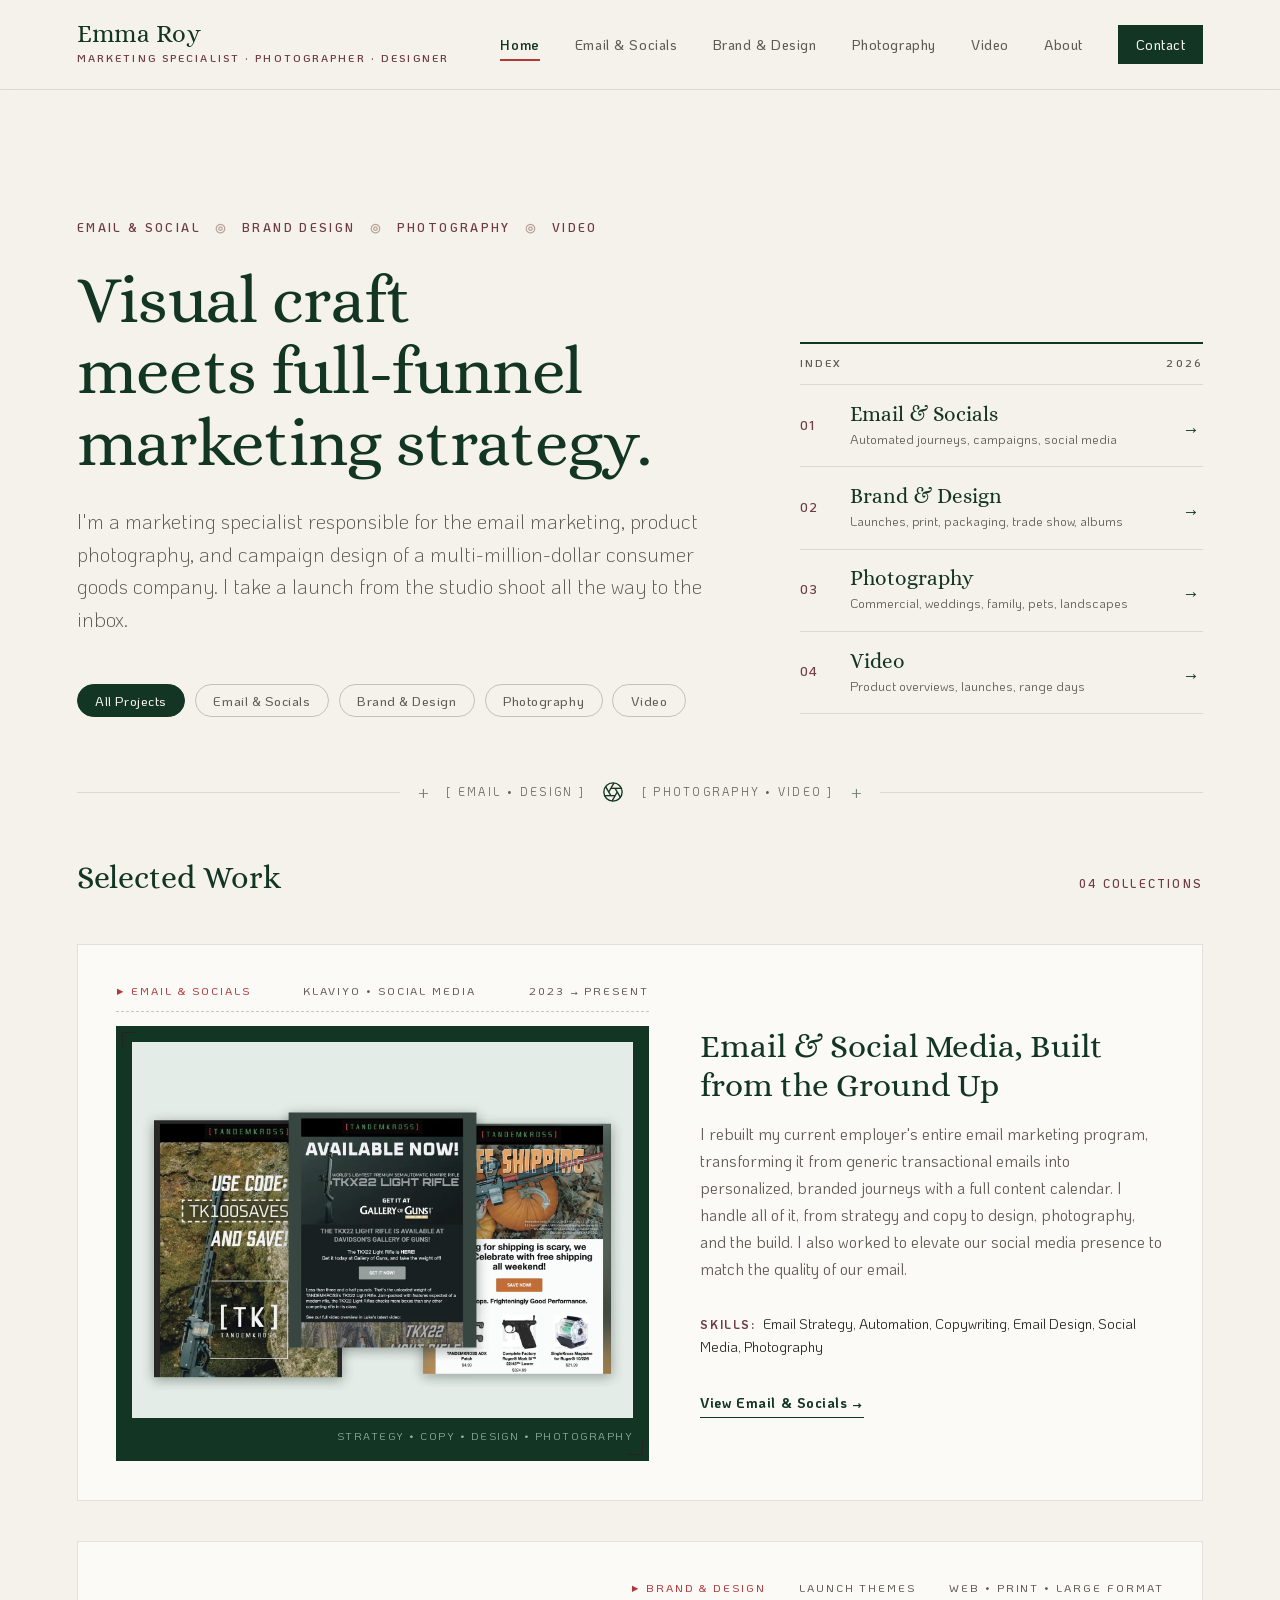
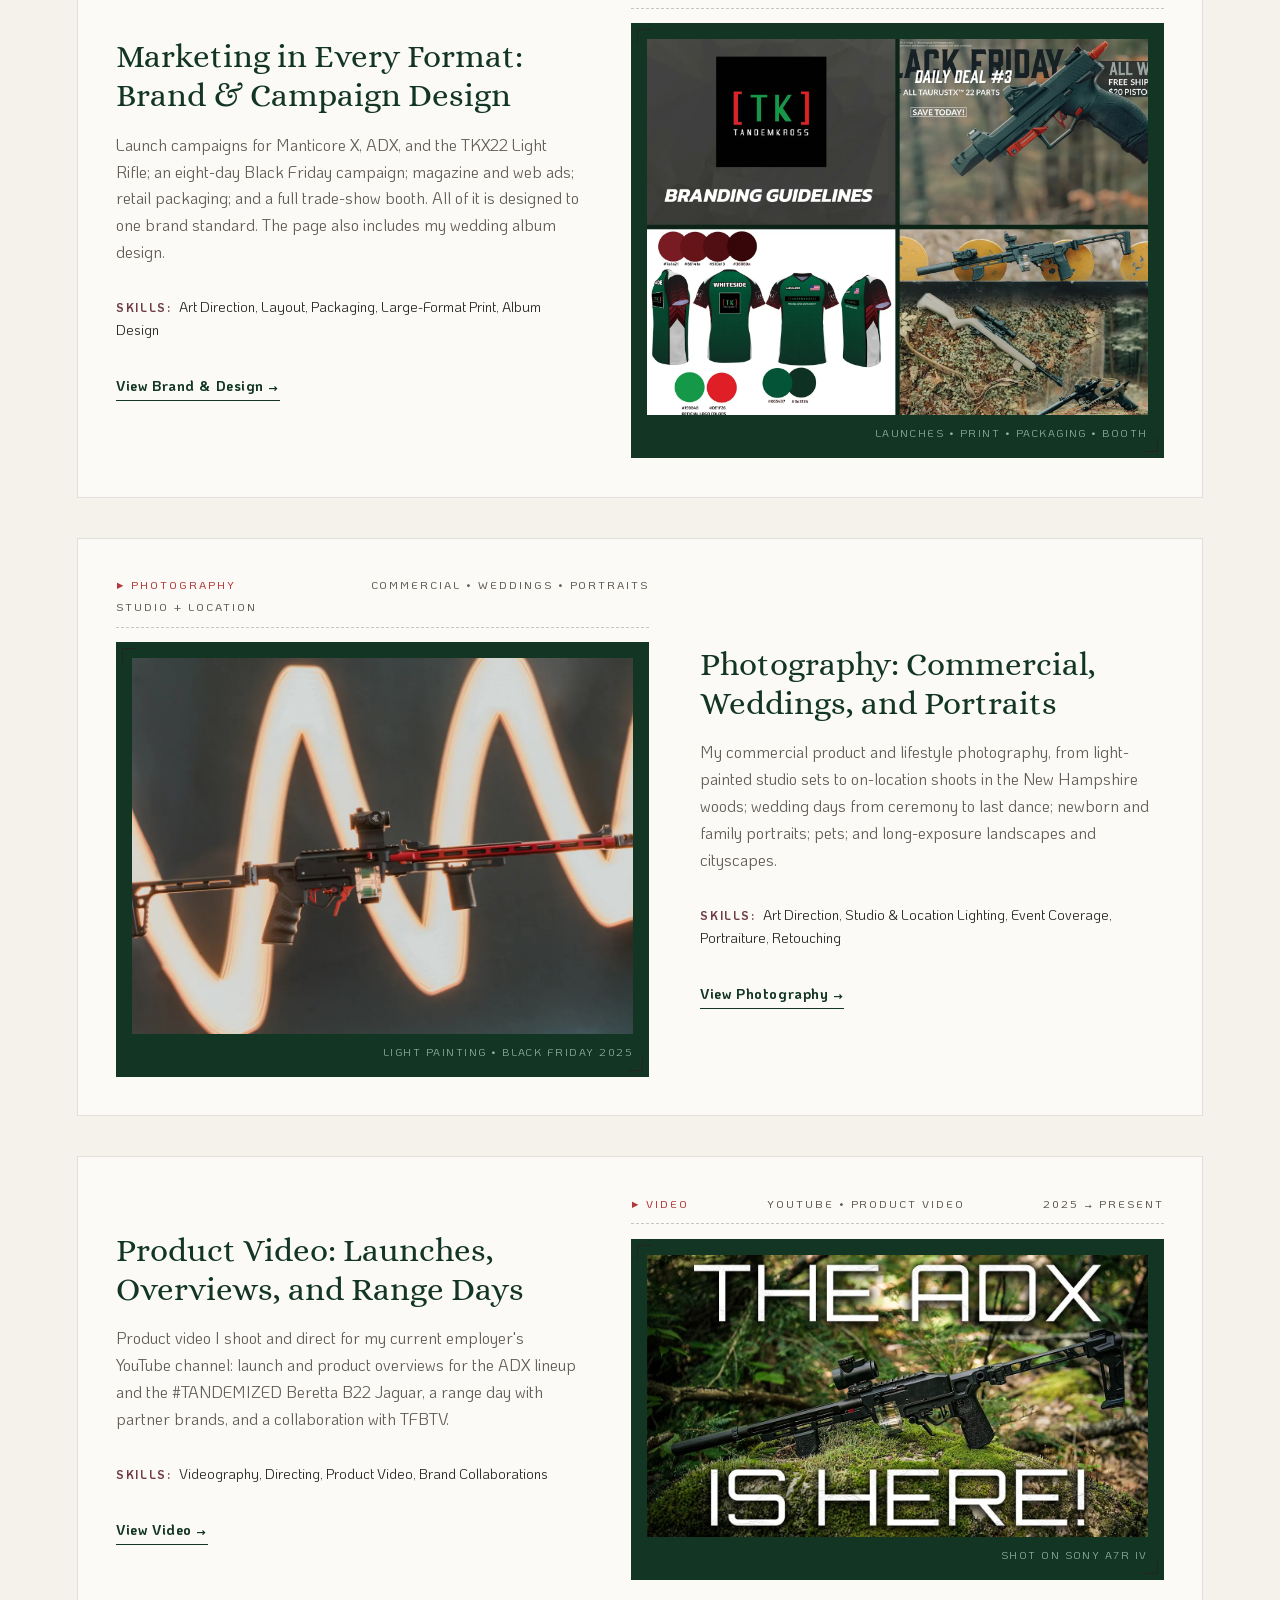
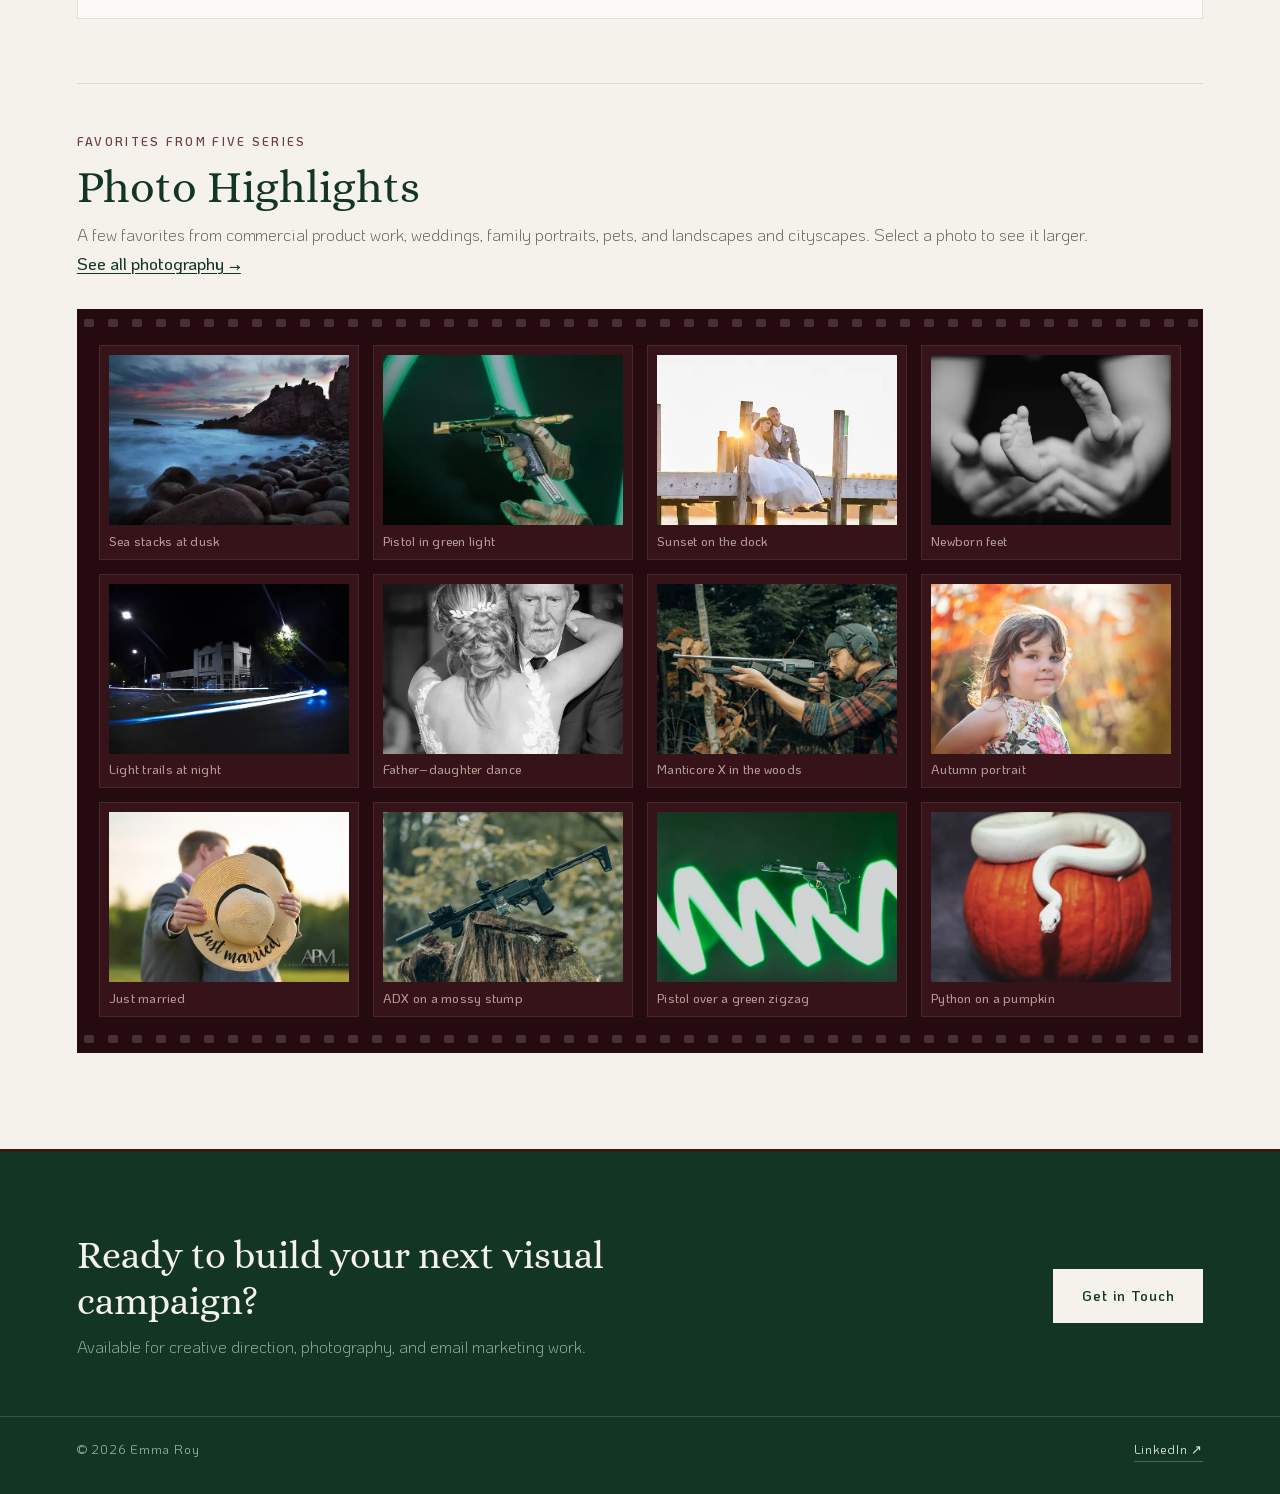
<file: index.html>
<!DOCTYPE html>
<html lang="en">
<head>
  <meta charset="UTF-8" />
  <meta name="viewport" content="width=device-width, initial-scale=1.0" />
  <title>Emma Roy | Email, Brand, and Photography Portfolio</title>
  <meta name="description" content="Emma Roy, marketing specialist, photographer, and designer: email and social media marketing, brand and campaign design, and commercial and wedding photography." />
  <meta property="og:type" content="website" />
  <meta property="og:title" content="Emma Roy | Email, Brand, and Photography Portfolio" />
  <meta property="og:description" content="Work spanning art direction, photography, email and social media marketing, and brand design." />
  <meta name="theme-color" content="#F5F2EC" />
  <link rel="icon" href="favicon.svg" type="image/svg+xml" />
  <link rel="stylesheet" href="style.css" />
</head>
<body>

  <header class="site-header">
    <a href="index.html" class="logo">
      <span class="logo-name">Emma Roy</span>
      <span class="logo-role">Marketing Specialist · Photographer · Designer</span>
    </a>
    <nav class="nav-links">
      <a href="index.html" class="active">Home</a>
      <a href="email-social.html">Email & Socials</a>
      <a href="brand-design.html">Brand & Design</a>
      <a href="photography.html">Photography</a>
      <a href="video.html">Video</a>
      <a href="about.html">About</a>
      <a href="https://forms.gle/6zwebDHDZ1jdh2xRA" class="nav-cta" target="_blank" rel="noopener">Contact</a>
    </nav>
  </header>

  <section class="hero-section hero-home">
    <div class="hero-main">
      <div class="hero-meta">
        <span>Email & Social</span>
        <span class="aperture-glyph">◎</span>
        <span>Brand Design</span>
        <span class="aperture-glyph">◎</span>
        <span>Photography</span>
        <span class="aperture-glyph">◎</span>
        <span>Video</span>
      </div>
      <h1 class="hero-title">Visual craft meets full-funnel marketing strategy.</h1>
      <p class="hero-lead">
        I'm a marketing specialist responsible for the email marketing, product photography, and campaign design of a multi-million-dollar consumer goods company. I take a launch from the studio shoot all the way to the inbox.
      </p>

      <div class="filter-bar" aria-label="Filter case studies">
        <button type="button" class="filter-btn active" data-filter="all">All Projects</button>
        <button type="button" class="filter-btn" data-filter="email">Email & Socials</button>
        <button type="button" class="filter-btn" data-filter="brand">Brand & Design</button>
        <button type="button" class="filter-btn" data-filter="photo">Photography</button>
        <button type="button" class="filter-btn" data-filter="video">Video</button>
      </div>
    </div>

    <nav class="discipline-index" aria-label="Disciplines">
      <div class="index-head">
        <span>Index</span>
        <span>2026</span>
      </div>
      <a href="email-social.html" class="index-row">
        <span class="index-num">01</span>
        <span class="index-body">
          <span class="index-title">Email & Socials</span>
          <span class="index-desc">Automated journeys, campaigns, social media</span>
        </span>
        <span class="index-arrow" aria-hidden="true">→</span>
      </a>
      <a href="brand-design.html" class="index-row">
        <span class="index-num">02</span>
        <span class="index-body">
          <span class="index-title">Brand & Design</span>
          <span class="index-desc">Launches, print, packaging, trade show, albums</span>
        </span>
        <span class="index-arrow" aria-hidden="true">→</span>
      </a>
      <a href="photography.html" class="index-row">
        <span class="index-num">03</span>
        <span class="index-body">
          <span class="index-title">Photography</span>
          <span class="index-desc">Commercial, weddings, family, pets, landscapes</span>
        </span>
        <span class="index-arrow" aria-hidden="true">→</span>
      </a>
      <a href="video.html" class="index-row">
        <span class="index-num">04</span>
        <span class="index-body">
          <span class="index-title">Video</span>
          <span class="index-desc">Product overviews, launches, range days</span>
        </span>
        <span class="index-arrow" aria-hidden="true">→</span>
      </a>
    </nav>
  </section>

  <div class="photo-divider">
    <span class="crop-mark">+</span>
    <span class="aspect-stamp">[ EMAIL • DESIGN ]</span>
    <span class="aperture-icon">
      <svg width="22" height="22" viewBox="0 0 24 24" fill="none" stroke="currentColor" stroke-width="1.5">
        <circle cx="12" cy="12" r="10"/>
        <line x1="14.31" y1="8" x2="20.05" y2="17.94"/>
        <line x1="9.69" y1="8" x2="21.17" y2="8"/>
        <line x1="7.38" y1="12" x2="13.12" y2="2.06"/>
        <line x1="9.69" y1="16" x2="3.95" y2="6.06"/>
        <line x1="14.31" y1="16" x2="2.83" y2="16"/>
        <line x1="16.62" y1="12" x2="10.88" y2="21.94"/>
      </svg>
    </span>
    <span class="aspect-stamp">[ PHOTOGRAPHY • VIDEO ]</span>
    <span class="crop-mark">+</span>
  </div>

  <main id="work" class="case-study-feed">

    <header class="feed-header">
      <h2 class="feed-title">Selected Work</h2>
      <span class="feed-count">04 Collections</span>
    </header>

    <article class="case-card" data-category="email">
      <div class="card-visual">
        <div class="film-rebate-strip">
          <span class="rebate-code">▶ EMAIL & SOCIALS</span>
          <span class="film-stock">KLAVIYO • SOCIAL MEDIA</span>
          <span class="exposure-spec">2023 → PRESENT</span>
        </div>

        <div class="media-container">
          <img src="images/web/email/cover-collage-lg.webp"
               alt="Three TANDEMKROSS emails: a welcome offer, the TKX22 Light Rifle launch, and a Halloween free-shipping promotion"
               width="1600" height="1200" loading="lazy" decoding="async" />
          <div class="film-stamp">STRATEGY • COPY • DESIGN • PHOTOGRAPHY</div>
        </div>
      </div>

      <div class="card-info">
        <h2 class="project-title">Email & Social Media, Built from the Ground Up</h2>
        <p class="project-summary">
          I rebuilt my current employer's entire email marketing program, transforming it from generic transactional emails into personalized, branded journeys with a full content calendar. I handle all of it, from strategy and copy to design, photography, and the build. I also worked to elevate our social media presence to match the quality of our email.
        </p>

        <div class="roles-delivered">
          <span>SKILLS:</span> Email Strategy, Automation, Copywriting, Email Design, Social Media, Photography
        </div>

        <a href="email-social.html" class="view-case-link">View Email & Socials →</a>
      </div>
    </article>

    <article class="case-card reverse" data-category="brand">
      <div class="card-visual">
        <div class="film-rebate-strip">
          <span class="rebate-code">▶ BRAND & DESIGN</span>
          <span class="film-stock">LAUNCH THEMES</span>
          <span class="exposure-spec">WEB • PRINT • LARGE FORMAT</span>
        </div>

        <div class="media-container">
          <img src="images/web/design/cover-collage-lg.webp"
               alt="TANDEMKROSS design work: brand guidelines cover, a Black Friday banner, the team jersey, and a trade-show back wall"
               width="1600" height="1200" loading="lazy" decoding="async" />
          <div class="film-stamp">LAUNCHES • PRINT • PACKAGING • BOOTH</div>
        </div>
      </div>

      <div class="card-info">
        <h2 class="project-title">Marketing in Every Format: Brand & Campaign Design</h2>
        <p class="project-summary">
          Launch campaigns for Manticore X, ADX, and the TKX22 Light Rifle; an eight-day Black Friday campaign; magazine and web ads; retail packaging; and a full trade-show booth. All of it is designed to one brand standard. The page also includes my wedding album design.
        </p>

        <div class="roles-delivered">
          <span>SKILLS:</span> Art Direction, Layout, Packaging, Large-Format Print, Album Design
        </div>

        <a href="brand-design.html" class="view-case-link">View Brand & Design →</a>
      </div>
    </article>

    <article class="case-card" data-category="photo">
      <div class="card-visual">
        <div class="film-rebate-strip">
          <span class="rebate-code">▶ PHOTOGRAPHY</span>
          <span class="film-stock">COMMERCIAL • WEDDINGS • PORTRAITS</span>
          <span class="exposure-spec">STUDIO + LOCATION</span>
        </div>

        <div class="media-container">
          <img src="images/web/commercial/studio-light-painting-1-lg.webp"
               alt="Chassis rifle with a red rail suspended in a warm white light-painted wave"
               width="1200" height="800" loading="lazy" decoding="async" />
          <div class="film-stamp">LIGHT PAINTING • BLACK FRIDAY 2025</div>
        </div>
      </div>

      <div class="card-info">
        <h2 class="project-title">Photography: Commercial, Weddings, and Portraits</h2>
        <p class="project-summary">
          My commercial product and lifestyle photography, from light-painted studio sets to on-location shoots in the New Hampshire woods; wedding days from ceremony to last dance; newborn and family portraits; pets; and long-exposure landscapes and cityscapes.
        </p>

        <div class="roles-delivered">
          <span>SKILLS:</span> Art Direction, Studio & Location Lighting, Event Coverage, Portraiture, Retouching
        </div>

        <a href="photography.html" class="view-case-link">View Photography →</a>
      </div>
    </article>

    <article class="case-card reverse" data-category="video">
      <div class="card-visual">
        <div class="film-rebate-strip">
          <span class="rebate-code">▶ VIDEO</span>
          <span class="film-stock">YOUTUBE • PRODUCT VIDEO</span>
          <span class="exposure-spec">2025 → PRESENT</span>
        </div>

        <div class="media-container is-wide">
          <img src="images/web/video/adx-lineup-lg.webp"
               alt="Thumbnail for the ADX launch video: an ADX build on a mossy rock in the forest under the words 'The ADX is here!'"
               width="1280" height="720" loading="lazy" decoding="async" />
          <div class="film-stamp">SHOT ON SONY A7R IV</div>
        </div>
      </div>

      <div class="card-info">
        <h2 class="project-title">Product Video: Launches, Overviews, and Range Days</h2>
        <p class="project-summary">
          Product video I shoot and direct for my current employer's YouTube channel: launch and product overviews for the ADX lineup and the #TANDEMIZED Beretta B22 Jaguar, a range day with partner brands, and a collaboration with TFBTV.
        </p>

        <div class="roles-delivered">
          <span>SKILLS:</span> Videography, Directing, Product Video, Brand Collaborations
        </div>

        <a href="video.html" class="view-case-link">View Video →</a>
      </div>
    </article>

  </main>

  <section id="contact-sheet" class="contact-sheet-section">
    <div class="section-header-wrap">
      <div class="sheet-meta">FAVORITES FROM FIVE SERIES</div>
      <h2 class="sheet-title">Photo Highlights</h2>
      <p class="sheet-subtitle">A few favorites from commercial product work, weddings, family portraits, pets, and landscapes and cityscapes. Select a photo to see it larger. <a href="photography.html" class="inline-link">See all photography →</a></p>
    </div>

    <div class="contact-sheet">
      <button type="button" class="contact-frame" data-full="images/web/landscapes/coast-sea-stacks-dusk-lg.webp" data-spec="24mm • f/22 • 4s • ISO 100">
        <span class="contact-thumb"><img src="images/web/landscapes/coast-sea-stacks-dusk-sm.webp" width="640" height="427" alt="Long exposure of rocky sea stacks at dusk, the water smoothed to mist over boulders" loading="lazy" decoding="async" /></span><span class="frame-caption">Sea stacks at dusk</span>
      </button>
      <button type="button" class="contact-frame" data-full="images/web/commercial/studio-light-painting-2-lg.webp" data-spec="Commercial • TANDEMKROSS">
        <span class="contact-thumb"><img src="images/web/commercial/studio-light-painting-2-sm.webp" width="640" height="427" alt="Gloved hands holding a gold-accented pistol between streaks of green light" loading="lazy" decoding="async" /></span><span class="frame-caption">Pistol in green light</span>
      </button>
      <button type="button" class="contact-frame" data-full="images/web/weddings/wedding-dock-sunset-lg.webp" data-spec="Wedding coverage">
        <span class="contact-thumb"><img src="images/web/weddings/wedding-dock-sunset-sm.webp" width="427" height="640" alt="Couple seated at the end of a lake dock at sunset" loading="lazy" decoding="async" /></span><span class="frame-caption">Sunset on the dock</span>
      </button>
      <button type="button" class="contact-frame" data-full="images/web/family/newborn-feet-bw-lg.webp" data-spec="EF 50mm • f/1.8 • 1/200s • ISO 100">
        <span class="contact-thumb"><img src="images/web/family/newborn-feet-bw-sm.webp" width="640" height="427" alt="Black and white image of a newborn's feet cradled in a parent's hands" loading="lazy" decoding="async" /></span><span class="frame-caption">Newborn feet</span>
      </button>
      <button type="button" class="contact-frame" data-full="images/web/landscapes/street-light-trails-lg.webp" data-spec="24mm • f/4 • 10s • ISO 100">
        <span class="contact-thumb"><img src="images/web/landscapes/street-light-trails-sm.webp" width="640" height="427" alt="Blue car light trails sweeping past a corner building at night" loading="lazy" decoding="async" /></span><span class="frame-caption">Light trails at night</span>
      </button>
      <button type="button" class="contact-frame" data-full="images/web/weddings/wedding-father-daughter-dance-lg.webp" data-spec="Wedding coverage">
        <span class="contact-thumb"><img src="images/web/weddings/wedding-father-daughter-dance-sm.webp" width="427" height="640" alt="Black and white image of the bride embracing her father during their dance" loading="lazy" decoding="async" /></span><span class="frame-caption">Father–daughter dance</span>
      </button>
      <button type="button" class="contact-frame" data-full="images/web/commercial/lifestyle-hunter-build-lg.webp" data-spec="Commercial • TANDEMKROSS">
        <span class="contact-thumb"><img src="images/web/commercial/lifestyle-hunter-build-sm.webp" width="640" height="427" alt="Hunter in flannel aiming a Manticore X build in the woods" loading="lazy" decoding="async" /></span><span class="frame-caption">Manticore X in the woods</span>
      </button>
      <button type="button" class="contact-frame" data-full="images/web/family/toddler-autumn-portrait-lg.webp" data-spec="5D Mark IV • EF 100mm Macro • f/3.2 • 1/2000s • ISO 800">
        <span class="contact-thumb"><img src="images/web/family/toddler-autumn-portrait-sm.webp" width="640" height="427" alt="Young girl in a floral dress smiling softly against glowing orange autumn leaves" loading="lazy" decoding="async" /></span><span class="frame-caption">Autumn portrait</span>
      </button>
      <button type="button" class="contact-frame" data-full="images/web/weddings/wedding-just-married-lg.webp" data-spec="Wedding coverage">
        <span class="contact-thumb"><img src="images/web/weddings/wedding-just-married-sm.webp" width="640" height="427" alt="Couple kissing behind a straw hat that reads 'just married'" loading="lazy" decoding="async" /></span><span class="frame-caption">Just married</span>
      </button>
      <button type="button" class="contact-frame" data-full="images/web/commercial/lifestyle-adx-stump-lg.webp" data-spec="Commercial • TANDEMKROSS">
        <span class="contact-thumb"><img src="images/web/commercial/lifestyle-adx-stump-sm.webp" width="640" height="427" alt="ADX build resting on a mossy stump in the forest" loading="lazy" decoding="async" /></span><span class="frame-caption">ADX on a mossy stump</span>
      </button>
      <button type="button" class="contact-frame" data-full="images/web/commercial/studio-light-painting-4-lg.webp" data-spec="Commercial • TANDEMKROSS">
        <span class="contact-thumb"><img src="images/web/commercial/studio-light-painting-4-sm.webp" width="640" height="427" alt="Pistol floating above a green-edged light-painted zigzag" loading="lazy" decoding="async" /></span><span class="frame-caption">Pistol over a green zigzag</span>
      </button>
      <button type="button" class="contact-frame" data-full="images/web/animals/python-pumpkin-lg.webp" data-spec="EF 50mm • f/4 • 1/200s • ISO 100">
        <span class="contact-thumb"><img src="images/web/animals/python-pumpkin-sm.webp" width="640" height="427" alt="White python coiled on top of a bright orange pumpkin against a dark textured backdrop" loading="lazy" decoding="async" /></span><span class="frame-caption">Python on a pumpkin</span>
      </button>
    </div>
  </section>

  <footer id="contact" class="site-footer">
    <div class="footer-wrap">
      <div>
        <h3>Ready to build your next visual campaign?</h3>
        <p>Available for creative direction, photography, and email marketing work.</p>
      </div>
      <a href="https://forms.gle/6zwebDHDZ1jdh2xRA" class="footer-btn" target="_blank" rel="noopener">Get in Touch</a>
    </div>
    <div class="footer-base">
      <span>&copy; 2026 Emma Roy</span>
      <span class="footer-links"><a href="https://www.linkedin.com/in/emma-roy" target="_blank" rel="noopener">LinkedIn ↗</a></span>
    </div>
  </footer>

  <script src="script.js"></script>
</body>
</html>
</file>
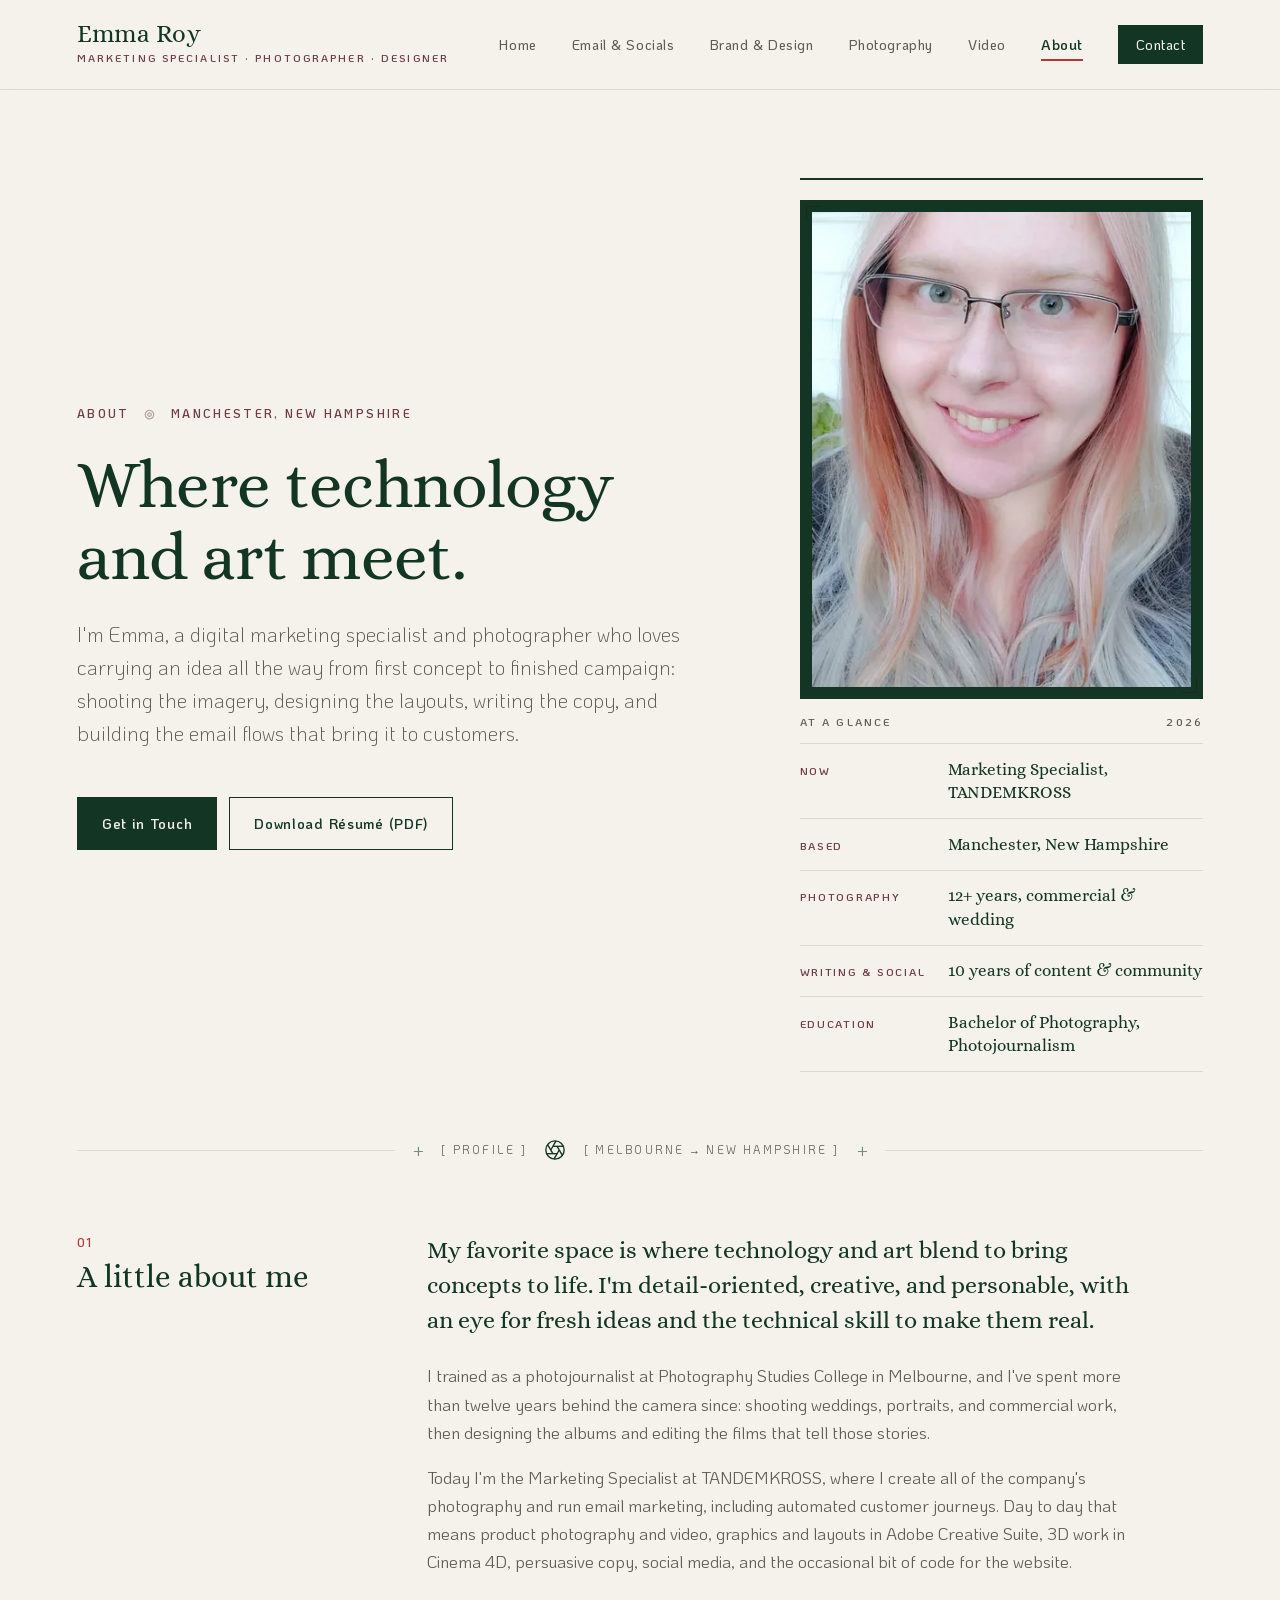
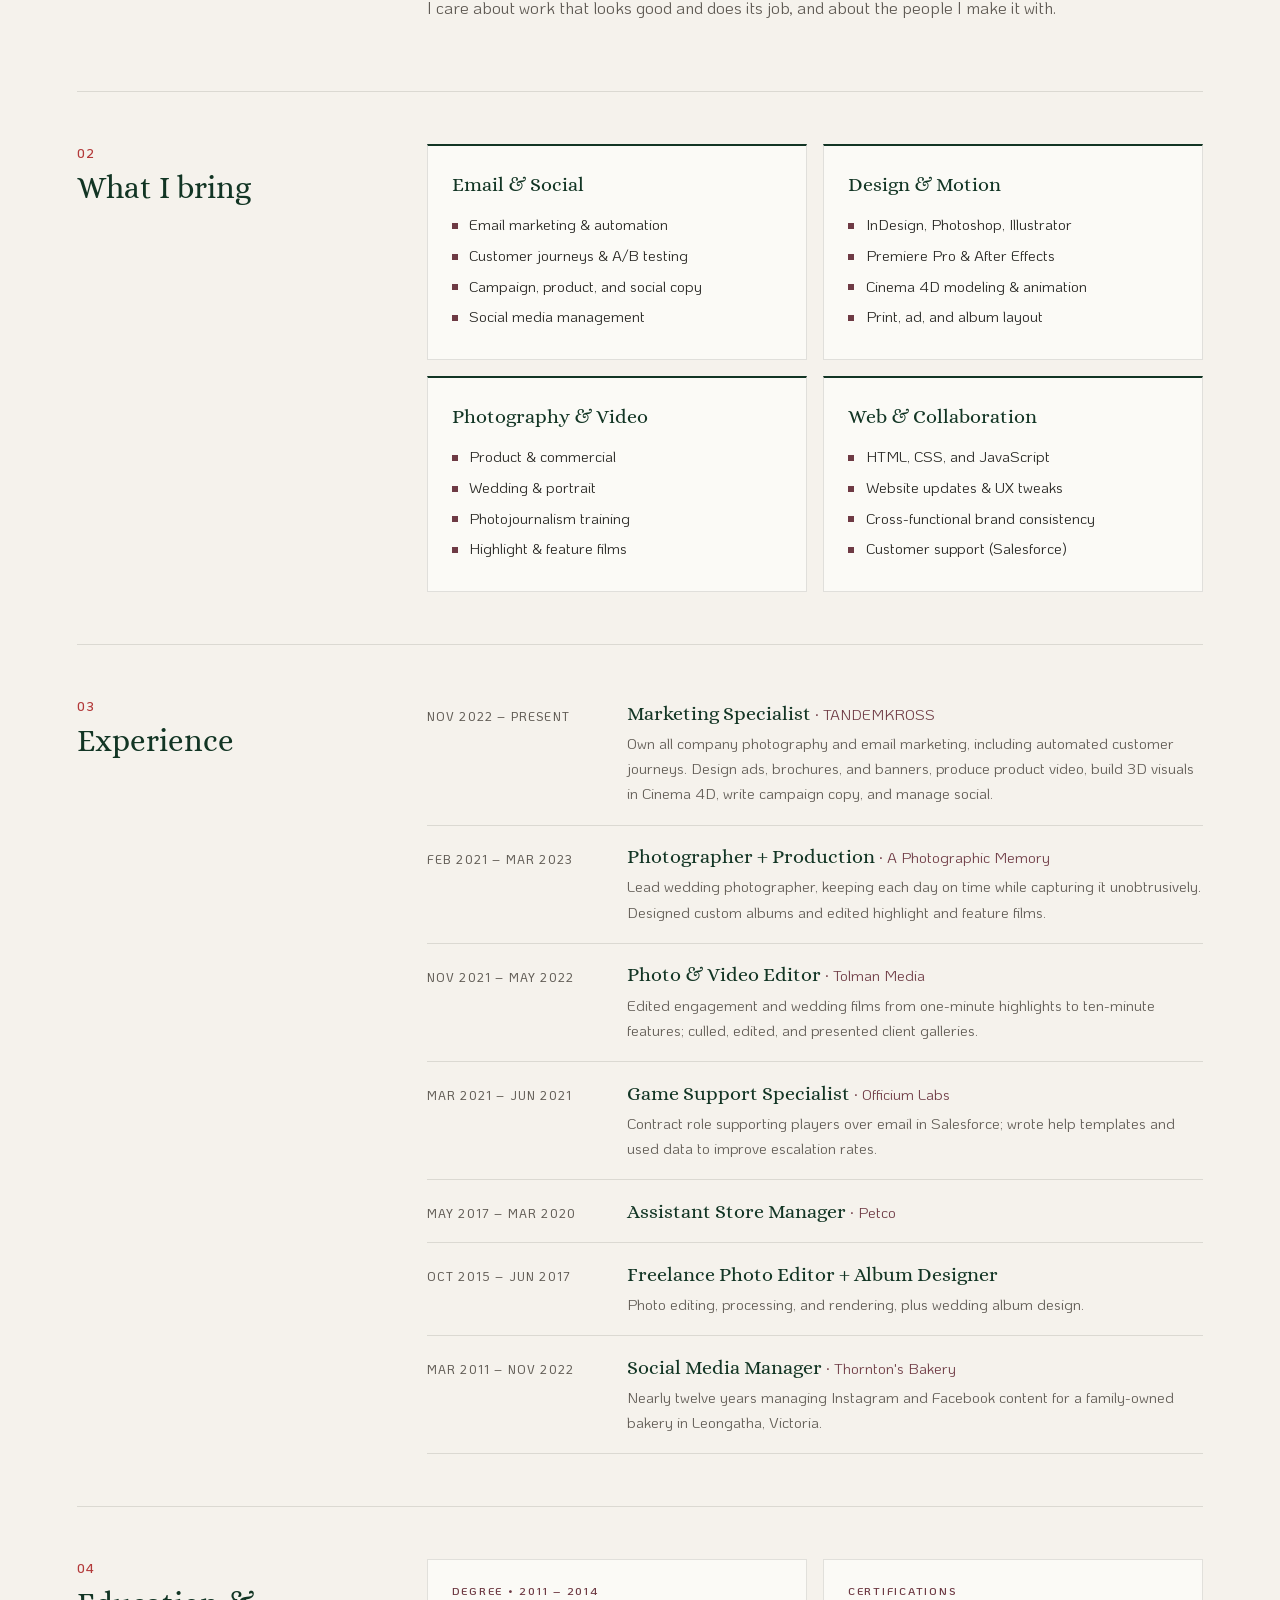
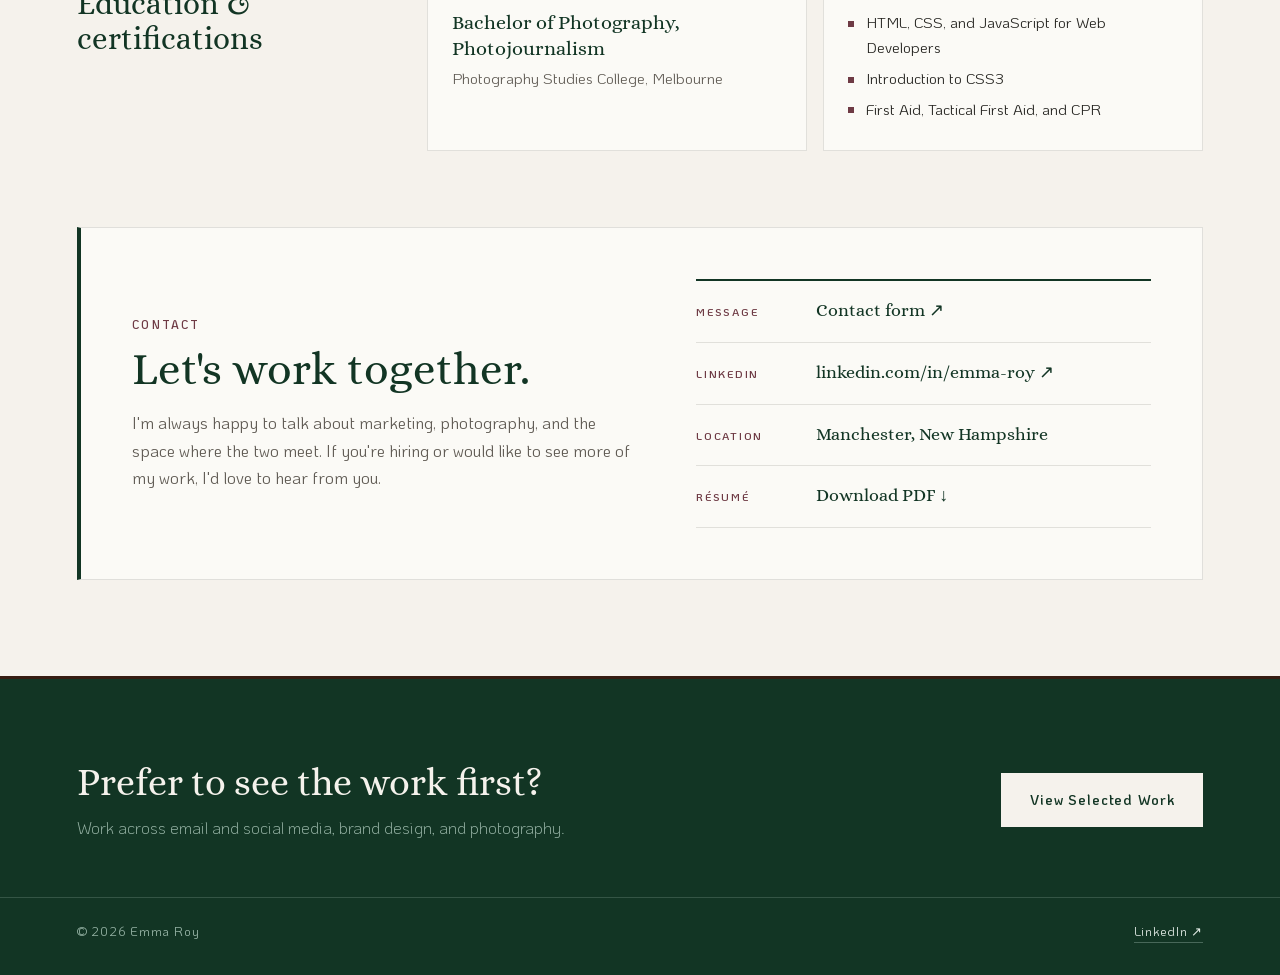
<file: about.html>
<!DOCTYPE html>
<html lang="en">
<head>
  <meta charset="UTF-8" />
  <meta name="viewport" content="width=device-width, initial-scale=1.0" />
  <title>About & Contact | Emma Roy</title>
  <meta name="description" content="Emma Roy is a digital marketing specialist and photographer based in Manchester, New Hampshire, working where email marketing, design, and photography meet." />
  <meta property="og:type" content="profile" />
  <meta property="og:title" content="About & Contact | Emma Roy" />
  <meta property="og:description" content="Digital marketing specialist and photographer based in Manchester, New Hampshire." />
  <meta name="theme-color" content="#F5F2EC" />
  <link rel="icon" href="favicon.svg" type="image/svg+xml" />
  <link rel="stylesheet" href="style.css" />
</head>
<body>

  <header class="site-header">
    <a href="index.html" class="logo">
      <span class="logo-name">Emma Roy</span>
      <span class="logo-role">Marketing Specialist · Photographer · Designer</span>
    </a>
    <nav class="nav-links">
      <a href="index.html">Home</a>
      <a href="email-social.html">Email & Socials</a>
      <a href="brand-design.html">Brand & Design</a>
      <a href="photography.html">Photography</a>
      <a href="video.html">Video</a>
      <a href="about.html" class="active">About</a>
      <a href="https://forms.gle/6zwebDHDZ1jdh2xRA" class="nav-cta" target="_blank" rel="noopener">Contact</a>
    </nav>
  </header>

  <section class="hero-section hero-home hero-about">
    <div class="hero-main">
      <div class="hero-meta">
        <span>About</span>
        <span class="aperture-glyph">◎</span>
        <span>Manchester, New Hampshire</span>
      </div>
      <h1 class="hero-title">Where technology and art meet.</h1>
      <p class="hero-lead">
        I'm Emma, a digital marketing specialist and photographer who loves carrying an idea all the way from first concept to finished campaign: shooting the imagery, designing the layouts, writing the copy, and building the email flows that bring it to customers.
      </p>
      <div class="hero-actions">
        <a href="https://forms.gle/6zwebDHDZ1jdh2xRA" class="btn btn-primary" target="_blank" rel="noopener">Get in Touch</a>
        <a href="files/EmmaRoy-Resume-2026.pdf" class="btn btn-secondary" download>Download Résumé (PDF)</a>
      </div>
    </div>

    <aside class="discipline-index glance-card" aria-label="At a glance">
      <figure class="portrait media-container">
        <img src="images/web/about/emma-portrait-lg.webp"
             srcset="images/web/about/emma-portrait-sm.webp 420w, images/web/about/emma-portrait-lg.webp 800w"
             sizes="(max-width: 900px) 90vw, 400px"
             alt="Portrait of Emma Roy smiling, with long pink and silver hair and glasses"
             width="800" height="1073" decoding="async" />
      </figure>
      <div class="index-head">
        <span>At a Glance</span>
        <span>2026</span>
      </div>
      <div class="glance-row">
        <span class="glance-label">Now</span>
        <span class="glance-value">Marketing Specialist, TANDEMKROSS</span>
      </div>
      <div class="glance-row">
        <span class="glance-label">Based</span>
        <span class="glance-value">Manchester, New Hampshire</span>
      </div>
      <div class="glance-row">
        <span class="glance-label">Photography</span>
        <span class="glance-value">12+ years, commercial & wedding</span>
      </div>
      <div class="glance-row">
        <span class="glance-label">Writing & Social</span>
        <span class="glance-value">10 years of content & community</span>
      </div>
      <div class="glance-row">
        <span class="glance-label">Education</span>
        <span class="glance-value">Bachelor of Photography, Photojournalism</span>
      </div>
    </aside>
  </section>

  <div class="photo-divider">
    <span class="crop-mark">+</span>
    <span class="aspect-stamp">[ PROFILE ]</span>
    <span class="aperture-icon">
      <svg width="22" height="22" viewBox="0 0 24 24" fill="none" stroke="currentColor" stroke-width="1.5" aria-hidden="true">
        <circle cx="12" cy="12" r="10"/>
        <line x1="14.31" y1="8" x2="20.05" y2="17.94"/>
        <line x1="9.69" y1="8" x2="21.17" y2="8"/>
        <line x1="7.38" y1="12" x2="13.12" y2="2.06"/>
        <line x1="9.69" y1="16" x2="3.95" y2="6.06"/>
        <line x1="14.31" y1="16" x2="2.83" y2="16"/>
        <line x1="16.62" y1="12" x2="10.88" y2="21.94"/>
      </svg>
    </span>
    <span class="aspect-stamp">[ MELBOURNE → NEW HAMPSHIRE ]</span>
    <span class="crop-mark">+</span>
  </div>

  <main class="about-page">

    <section class="about-section about-bio" aria-labelledby="bio-title">
      <div class="about-label">
        <span class="section-num">01</span>
        <h2 id="bio-title" class="about-heading">A little about me</h2>
      </div>
      <div class="about-body">
        <p class="about-lede">
          My favorite space is where technology and art blend to bring concepts to life. I'm detail-oriented, creative, and personable, with an eye for fresh ideas and the technical skill to make them real.
        </p>
        <p>
          I trained as a photojournalist at Photography Studies College in Melbourne, and I've spent more than twelve years behind the camera since: shooting weddings, portraits, and commercial work, then designing the albums and editing the films that tell those stories.
        </p>
        <p>
          Today I'm the Marketing Specialist at TANDEMKROSS, where I create all of the company's photography and run email marketing, including automated customer journeys. Day to day that means product photography and video, graphics and layouts in Adobe Creative Suite, 3D work in Cinema 4D, persuasive copy, social media, and the occasional bit of code for the website.
        </p>
        <p>
          I care about work that looks good and does its job, and about the people I make it with.
        </p>
      </div>
    </section>

    <section class="about-section" aria-labelledby="skills-title">
      <div class="about-label">
        <span class="section-num">02</span>
        <h2 id="skills-title" class="about-heading">What I bring</h2>
      </div>
      <div class="capability-grid">
        <div class="capability">
          <h3 class="capability-title">Email & Social</h3>
          <ul class="capability-list">
            <li>Email marketing & automation</li>
            <li>Customer journeys & A/B testing</li>
            <li>Campaign, product, and social copy</li>
            <li>Social media management</li>
          </ul>
        </div>
        <div class="capability">
          <h3 class="capability-title">Design & Motion</h3>
          <ul class="capability-list">
            <li>InDesign, Photoshop, Illustrator</li>
            <li>Premiere Pro & After Effects</li>
            <li>Cinema 4D modeling & animation</li>
            <li>Print, ad, and album layout</li>
          </ul>
        </div>
        <div class="capability">
          <h3 class="capability-title">Photography & Video</h3>
          <ul class="capability-list">
            <li>Product & commercial</li>
            <li>Wedding & portrait</li>
            <li>Photojournalism training</li>
            <li>Highlight & feature films</li>
          </ul>
        </div>
        <div class="capability">
          <h3 class="capability-title">Web & Collaboration</h3>
          <ul class="capability-list">
            <li>HTML, CSS, and JavaScript</li>
            <li>Website updates & UX tweaks</li>
            <li>Cross-functional brand consistency</li>
            <li>Customer support (Salesforce)</li>
          </ul>
        </div>
      </div>
    </section>

    <section class="about-section" aria-labelledby="exp-title">
      <div class="about-label">
        <span class="section-num">03</span>
        <h2 id="exp-title" class="about-heading">Experience</h2>
      </div>
      <ol class="timeline">
        <li class="timeline-item">
          <span class="timeline-dates">Nov 2022 – Present</span>
          <div>
            <h3 class="timeline-role">Marketing Specialist <span>· TANDEMKROSS</span></h3>
            <p class="timeline-desc">Own all company photography and email marketing, including automated customer journeys. Design ads, brochures, and banners, produce product video, build 3D visuals in Cinema 4D, write campaign copy, and manage social.</p>
          </div>
        </li>
        <li class="timeline-item">
          <span class="timeline-dates">Feb 2021 – Mar 2023</span>
          <div>
            <h3 class="timeline-role">Photographer + Production <span>· A Photographic Memory</span></h3>
            <p class="timeline-desc">Lead wedding photographer, keeping each day on time while capturing it unobtrusively. Designed custom albums and edited highlight and feature films.</p>
          </div>
        </li>
        <li class="timeline-item">
          <span class="timeline-dates">Nov 2021 – May 2022</span>
          <div>
            <h3 class="timeline-role">Photo & Video Editor <span>· Tolman Media</span></h3>
            <p class="timeline-desc">Edited engagement and wedding films from one-minute highlights to ten-minute features; culled, edited, and presented client galleries.</p>
          </div>
        </li>
        <li class="timeline-item">
          <span class="timeline-dates">Mar 2021 – Jun 2021</span>
          <div>
            <h3 class="timeline-role">Game Support Specialist <span>· Officium Labs</span></h3>
            <p class="timeline-desc">Contract role supporting players over email in Salesforce; wrote help templates and used data to improve escalation rates.</p>
          </div>
        </li>
        <li class="timeline-item">
          <span class="timeline-dates">May 2017 – Mar 2020</span>
          <div>
            <h3 class="timeline-role">Assistant Store Manager <span>· Petco</span></h3>
          </div>
        </li>
        <li class="timeline-item">
          <span class="timeline-dates">Oct 2015 – Jun 2017</span>
          <div>
            <h3 class="timeline-role">Freelance Photo Editor + Album Designer</h3>
            <p class="timeline-desc">Photo editing, processing, and rendering, plus wedding album design.</p>
          </div>
        </li>
        <li class="timeline-item">
          <span class="timeline-dates">Mar 2011 – Nov 2022</span>
          <div>
            <h3 class="timeline-role">Social Media Manager <span>· Thornton's Bakery</span></h3>
            <p class="timeline-desc">Nearly twelve years managing Instagram and Facebook content for a family-owned bakery in Leongatha, Victoria.</p>
          </div>
        </li>
      </ol>
    </section>

    <section class="about-section" aria-labelledby="edu-title">
      <div class="about-label">
        <span class="section-num">04</span>
        <h2 id="edu-title" class="about-heading">Education & certifications</h2>
      </div>
      <div class="edu-grid">
        <div class="edu-card">
          <span class="edu-kicker">Degree • 2011 – 2014</span>
          <h3 class="edu-title">Bachelor of Photography, Photojournalism</h3>
          <p class="edu-desc">Photography Studies College, Melbourne</p>
        </div>
        <div class="edu-card">
          <span class="edu-kicker">Certifications</span>
          <ul class="capability-list">
            <li>HTML, CSS, and JavaScript for Web Developers</li>
            <li>Introduction to CSS3</li>
            <li>First Aid, Tactical First Aid, and CPR</li>
          </ul>
        </div>
      </div>
    </section>

    <section id="contact" class="contact-panel" aria-labelledby="contact-title">
      <div class="contact-intro">
        <div class="sheet-meta">Contact</div>
        <h2 id="contact-title" class="contact-title">Let's work together.</h2>
        <p>
          I'm always happy to talk about marketing, photography, and the space where the two meet. If you're hiring or would like to see more of my work, I'd love to hear from you.
        </p>
      </div>
      <ul class="contact-list">
        <li>
          <span class="contact-label">Message</span>
          <a href="https://forms.gle/6zwebDHDZ1jdh2xRA" class="contact-value" target="_blank" rel="noopener">Contact form ↗</a>
        </li>
        <li>
          <span class="contact-label">LinkedIn</span>
          <a href="https://www.linkedin.com/in/emma-roy" class="contact-value" target="_blank" rel="noopener">linkedin.com/in/emma-roy ↗</a>
        </li>
        <li>
          <span class="contact-label">Location</span>
          <span class="contact-value">Manchester, New Hampshire</span>
        </li>
        <li>
          <span class="contact-label">Résumé</span>
          <a href="files/EmmaRoy-Resume-2026.pdf" class="contact-value" download>Download PDF ↓</a>
        </li>
      </ul>
    </section>

  </main>

  <footer class="site-footer">
    <div class="footer-wrap">
      <div>
        <h3>Prefer to see the work first?</h3>
        <p>Work across email and social media, brand design, and photography.</p>
      </div>
      <a href="index.html#work" class="footer-btn">View Selected Work</a>
    </div>
    <div class="footer-base">
      <span>&copy; 2026 Emma Roy</span>
      <span class="footer-links"><a href="https://www.linkedin.com/in/emma-roy" target="_blank" rel="noopener">LinkedIn ↗</a></span>
    </div>
  </footer>

  <script src="script.js"></script>
</body>
</html>
</file>
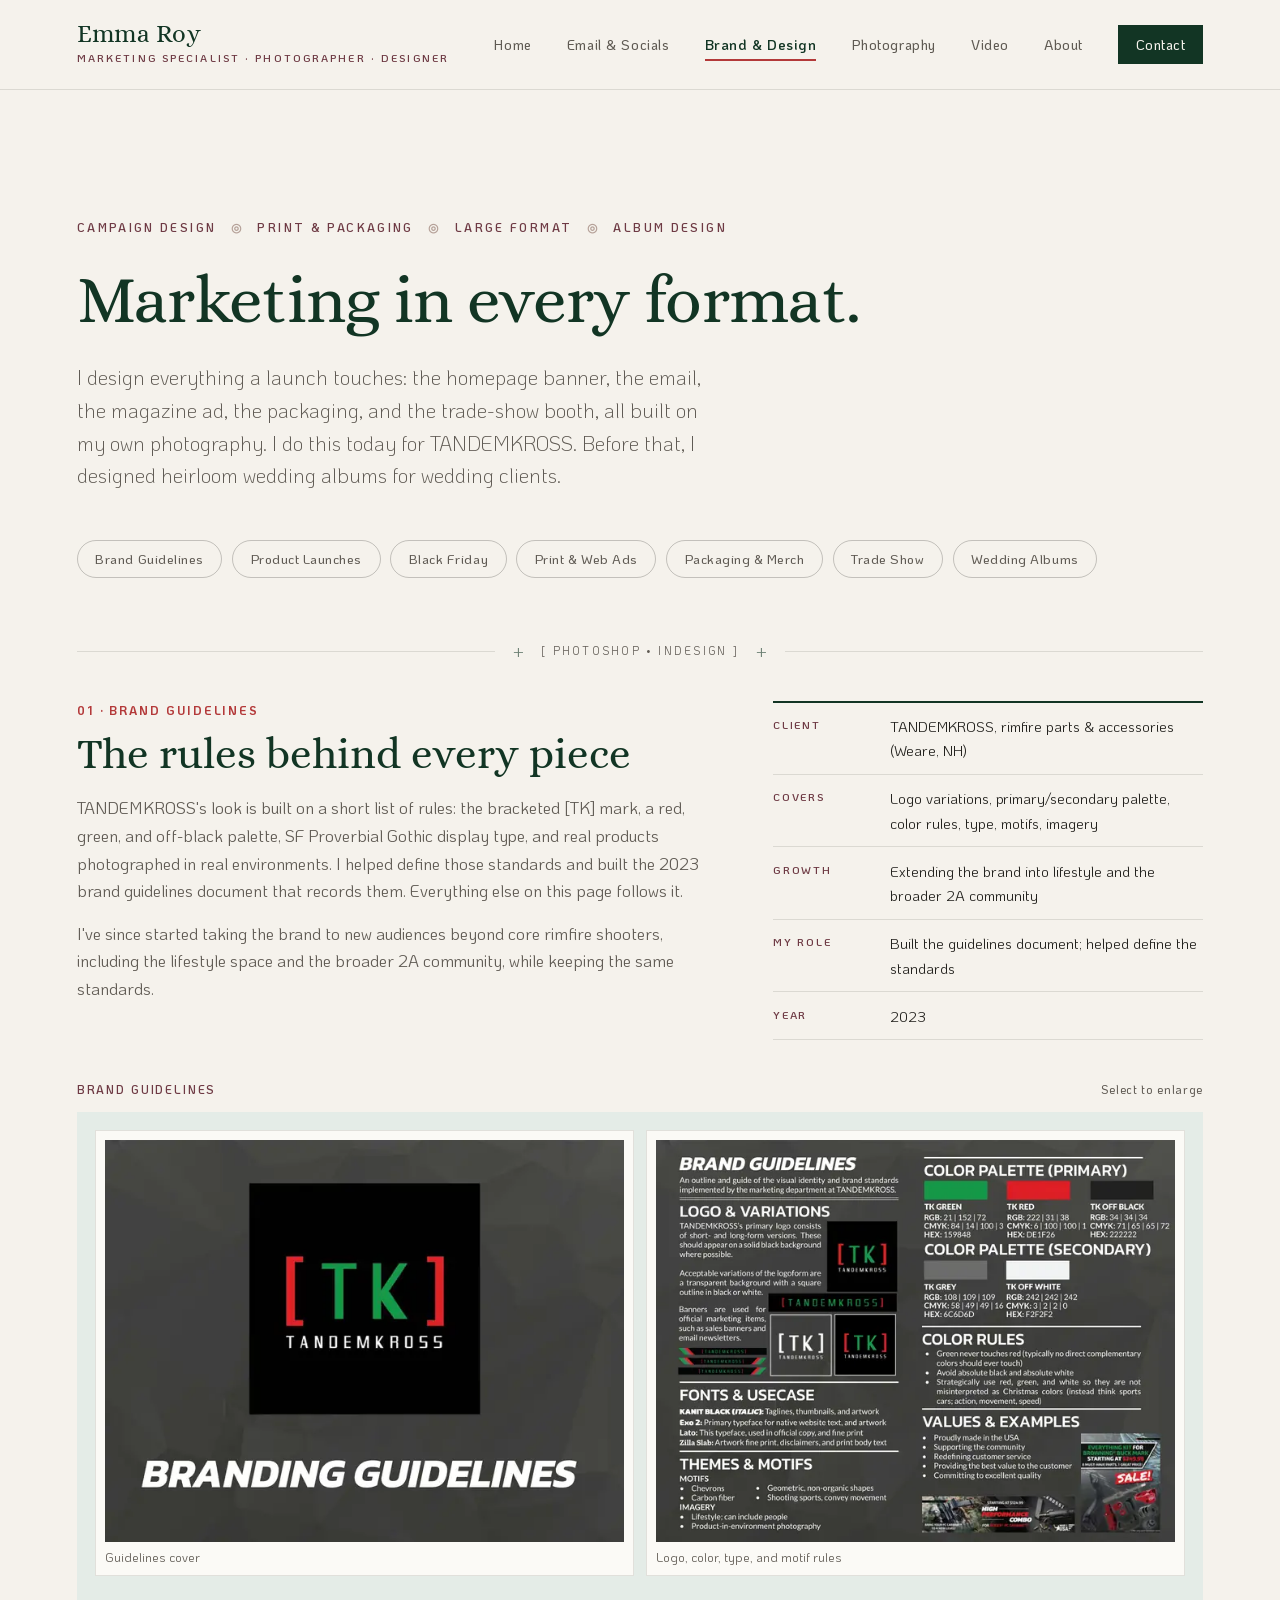
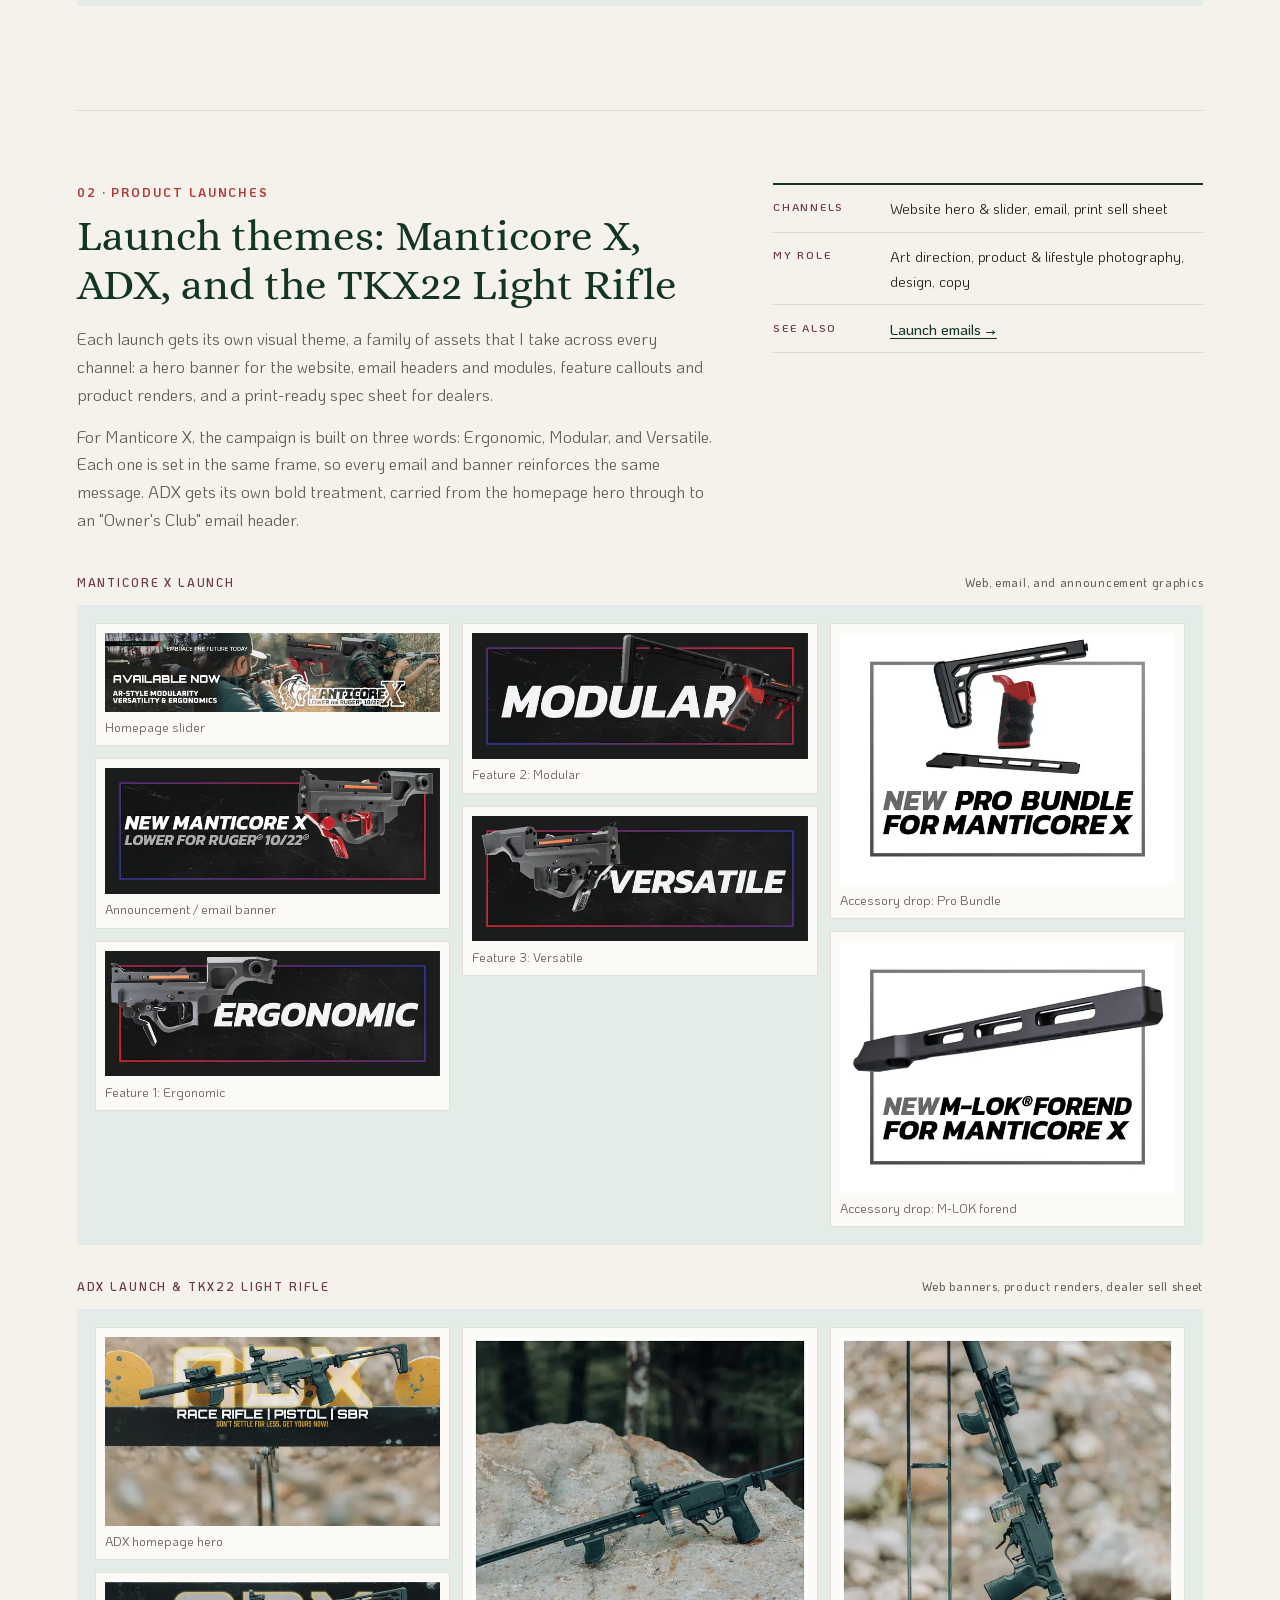
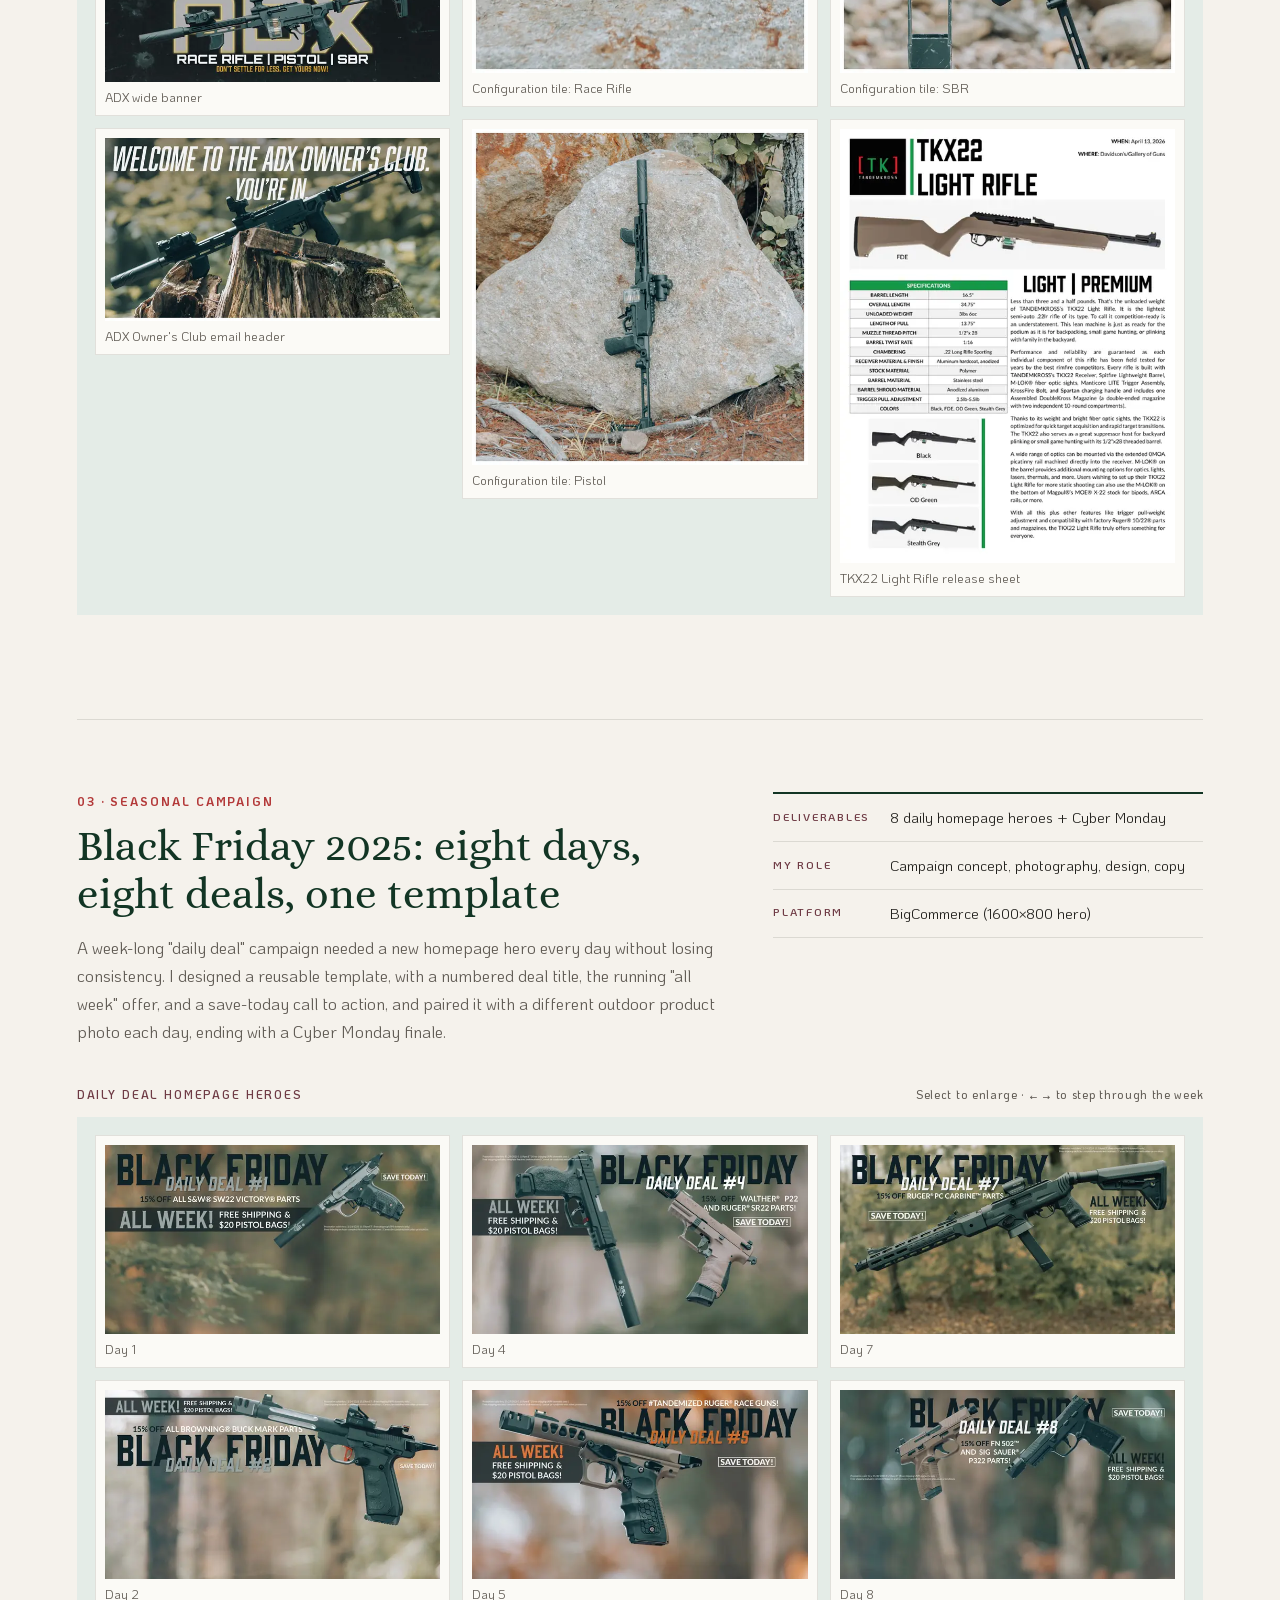
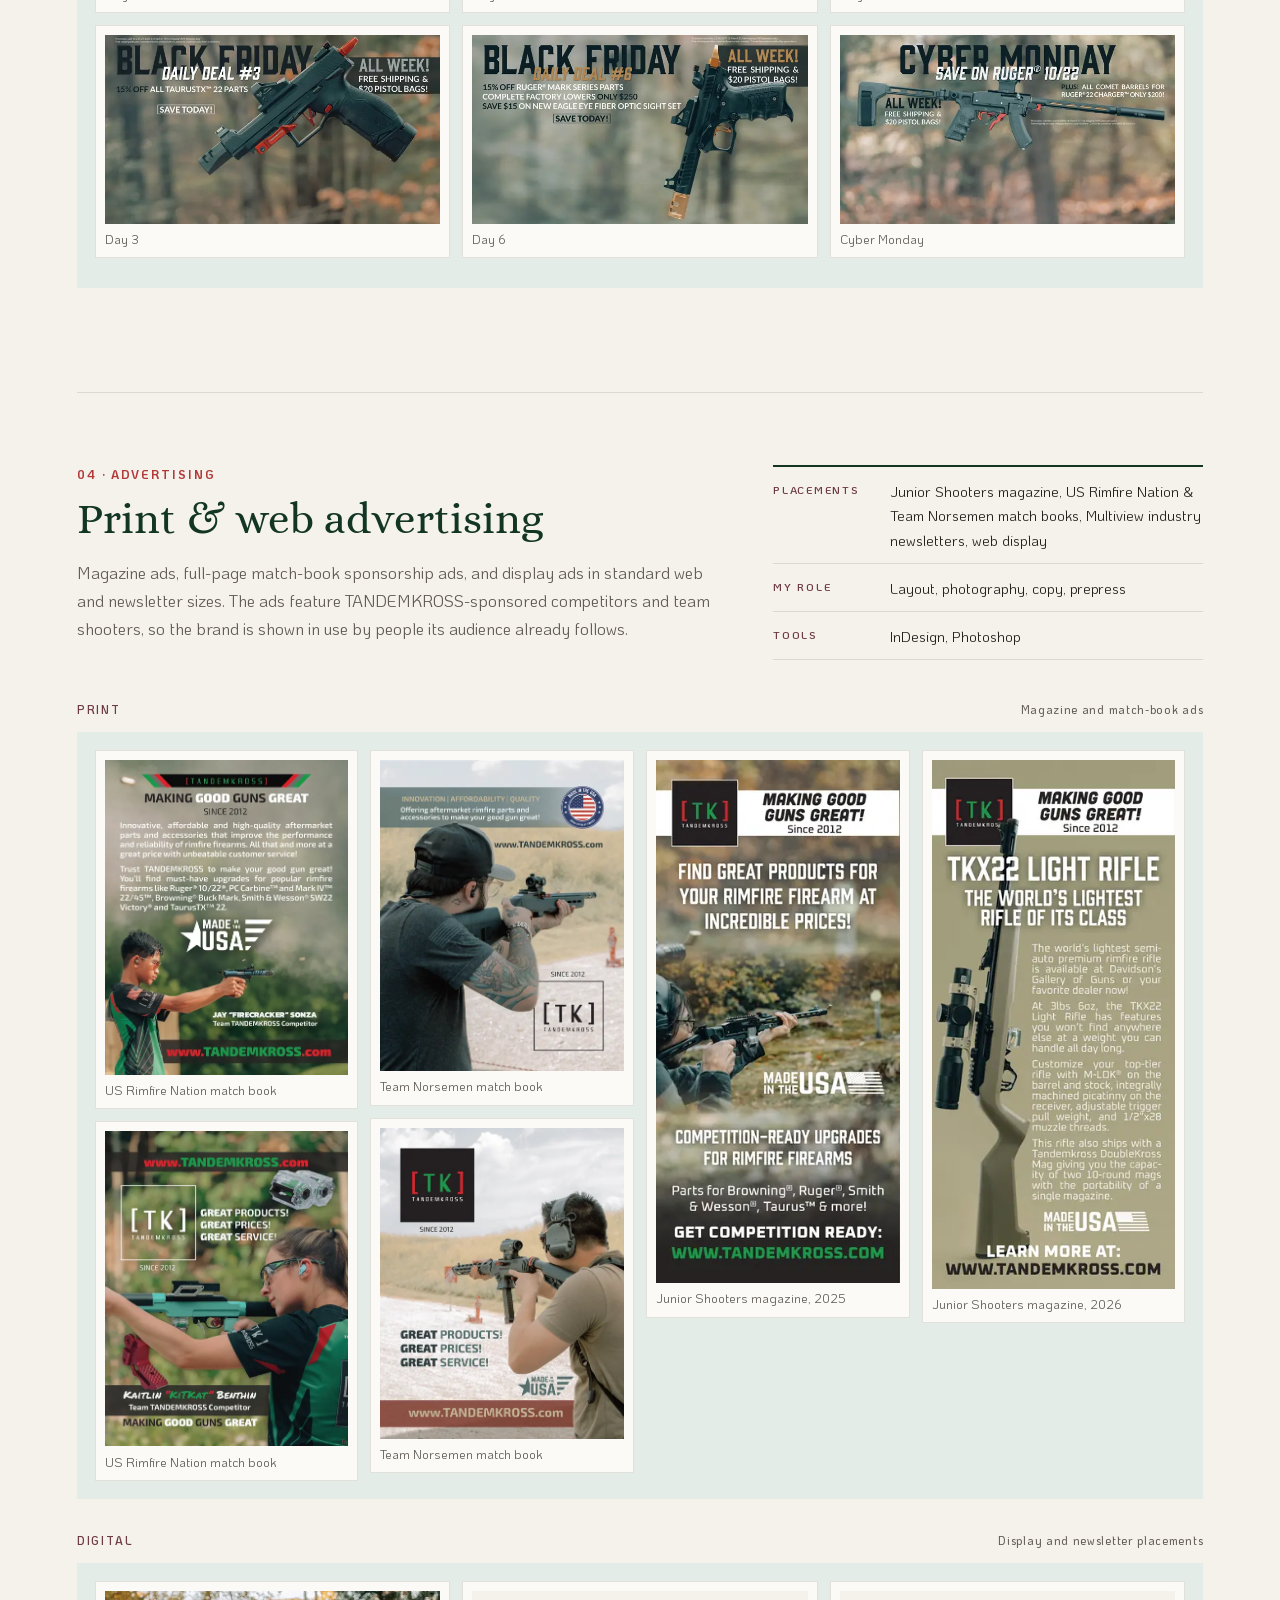
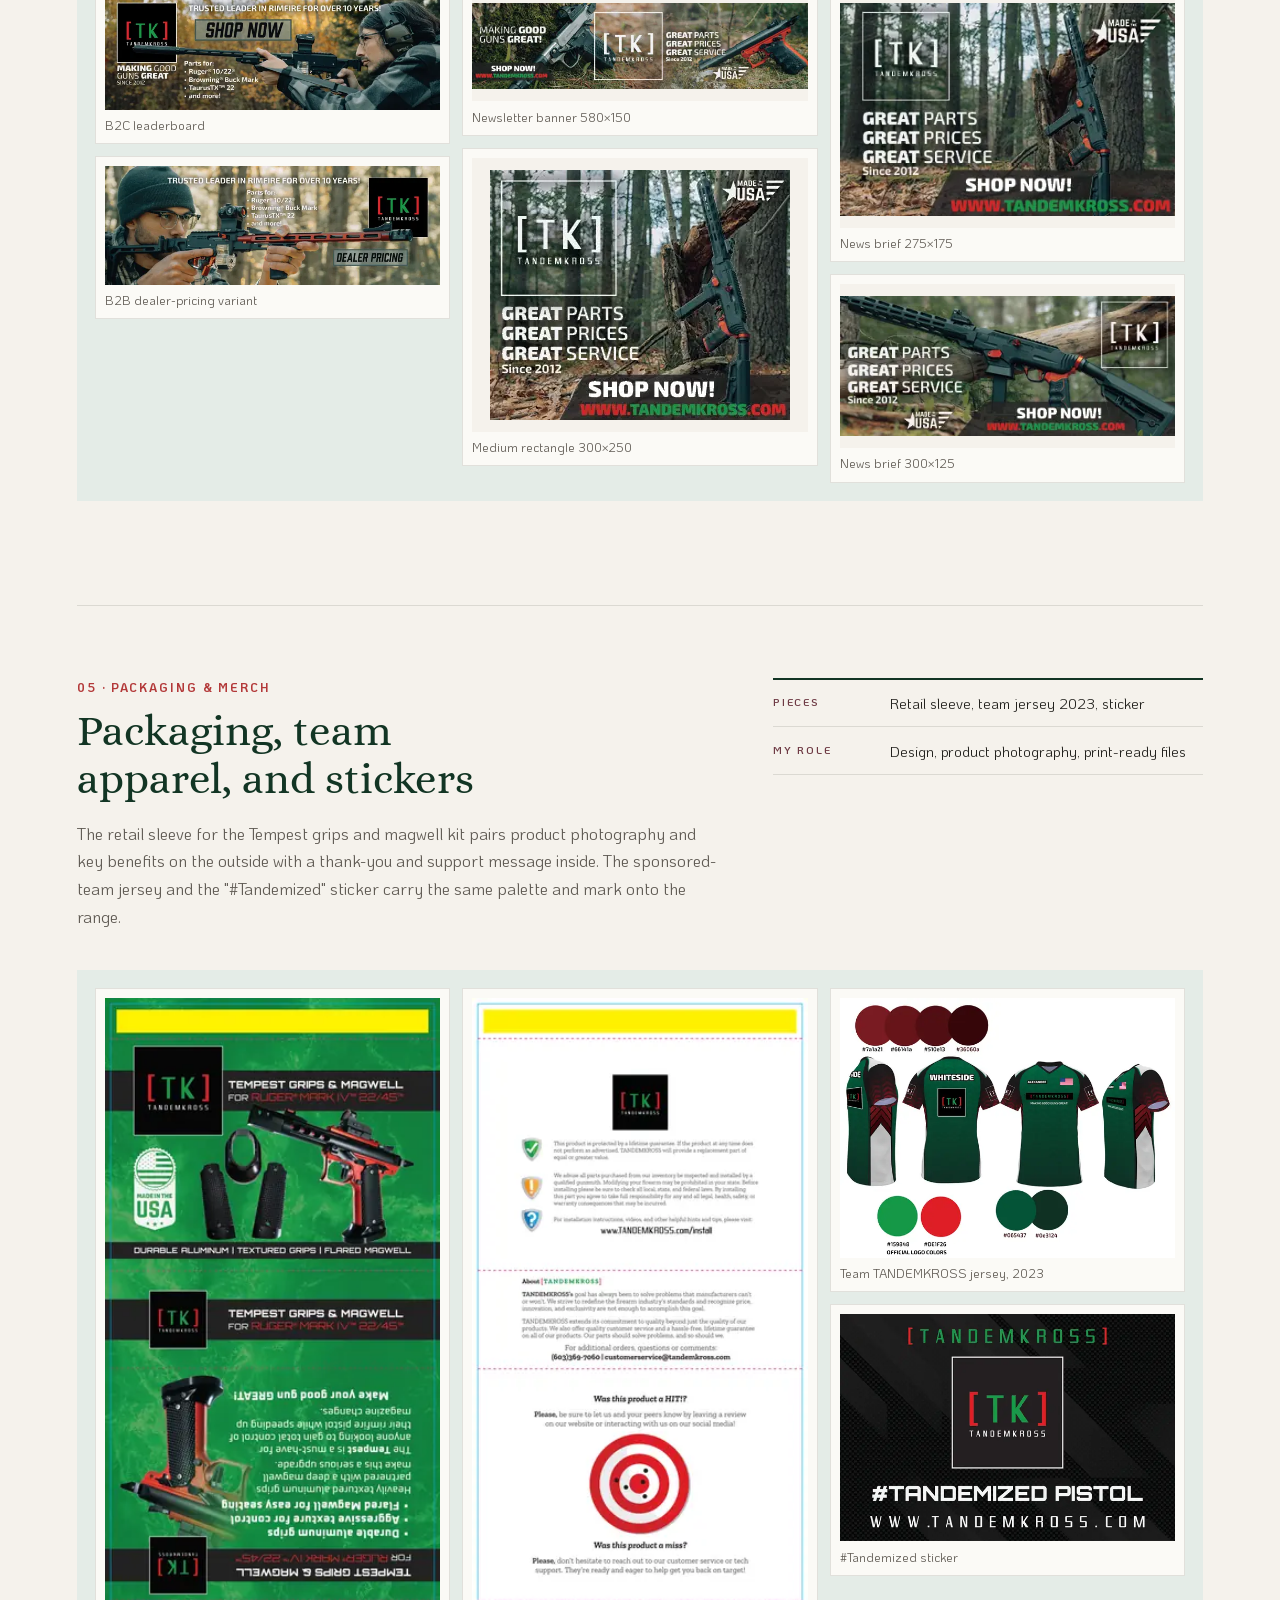
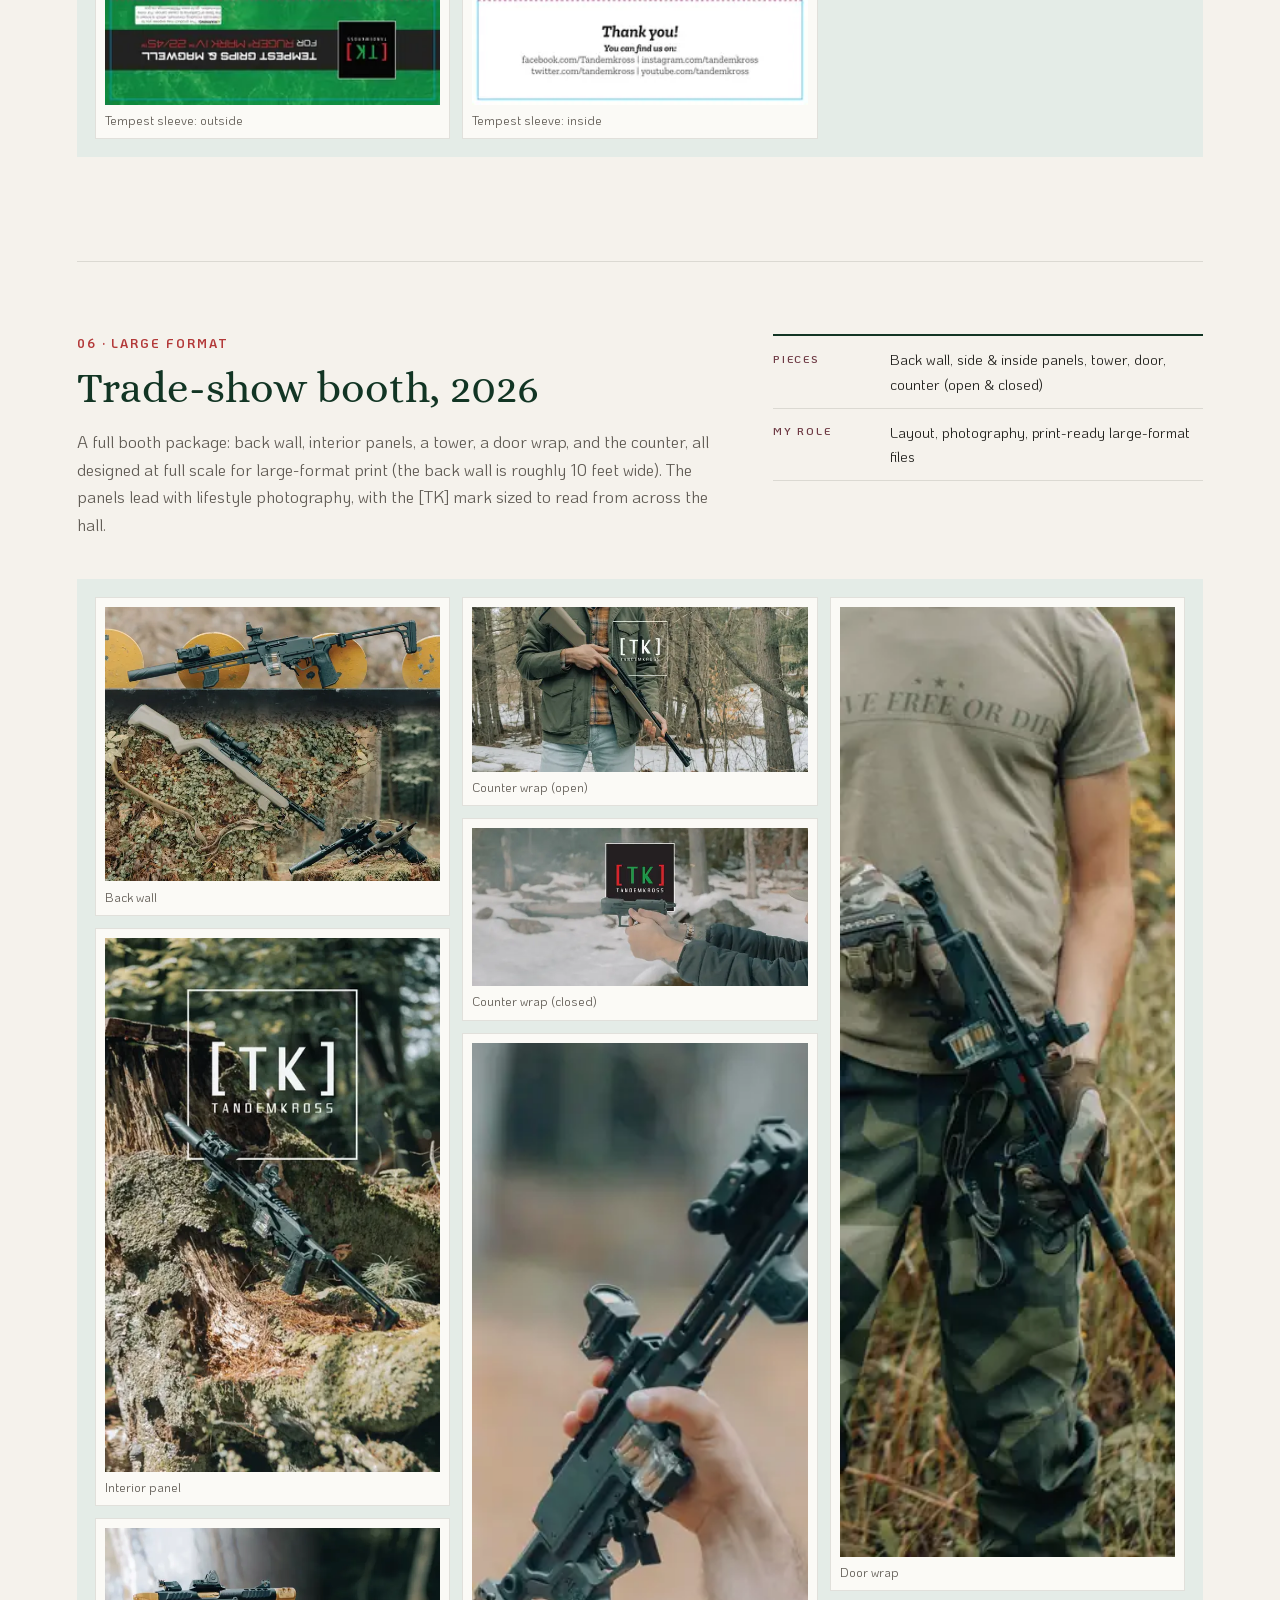
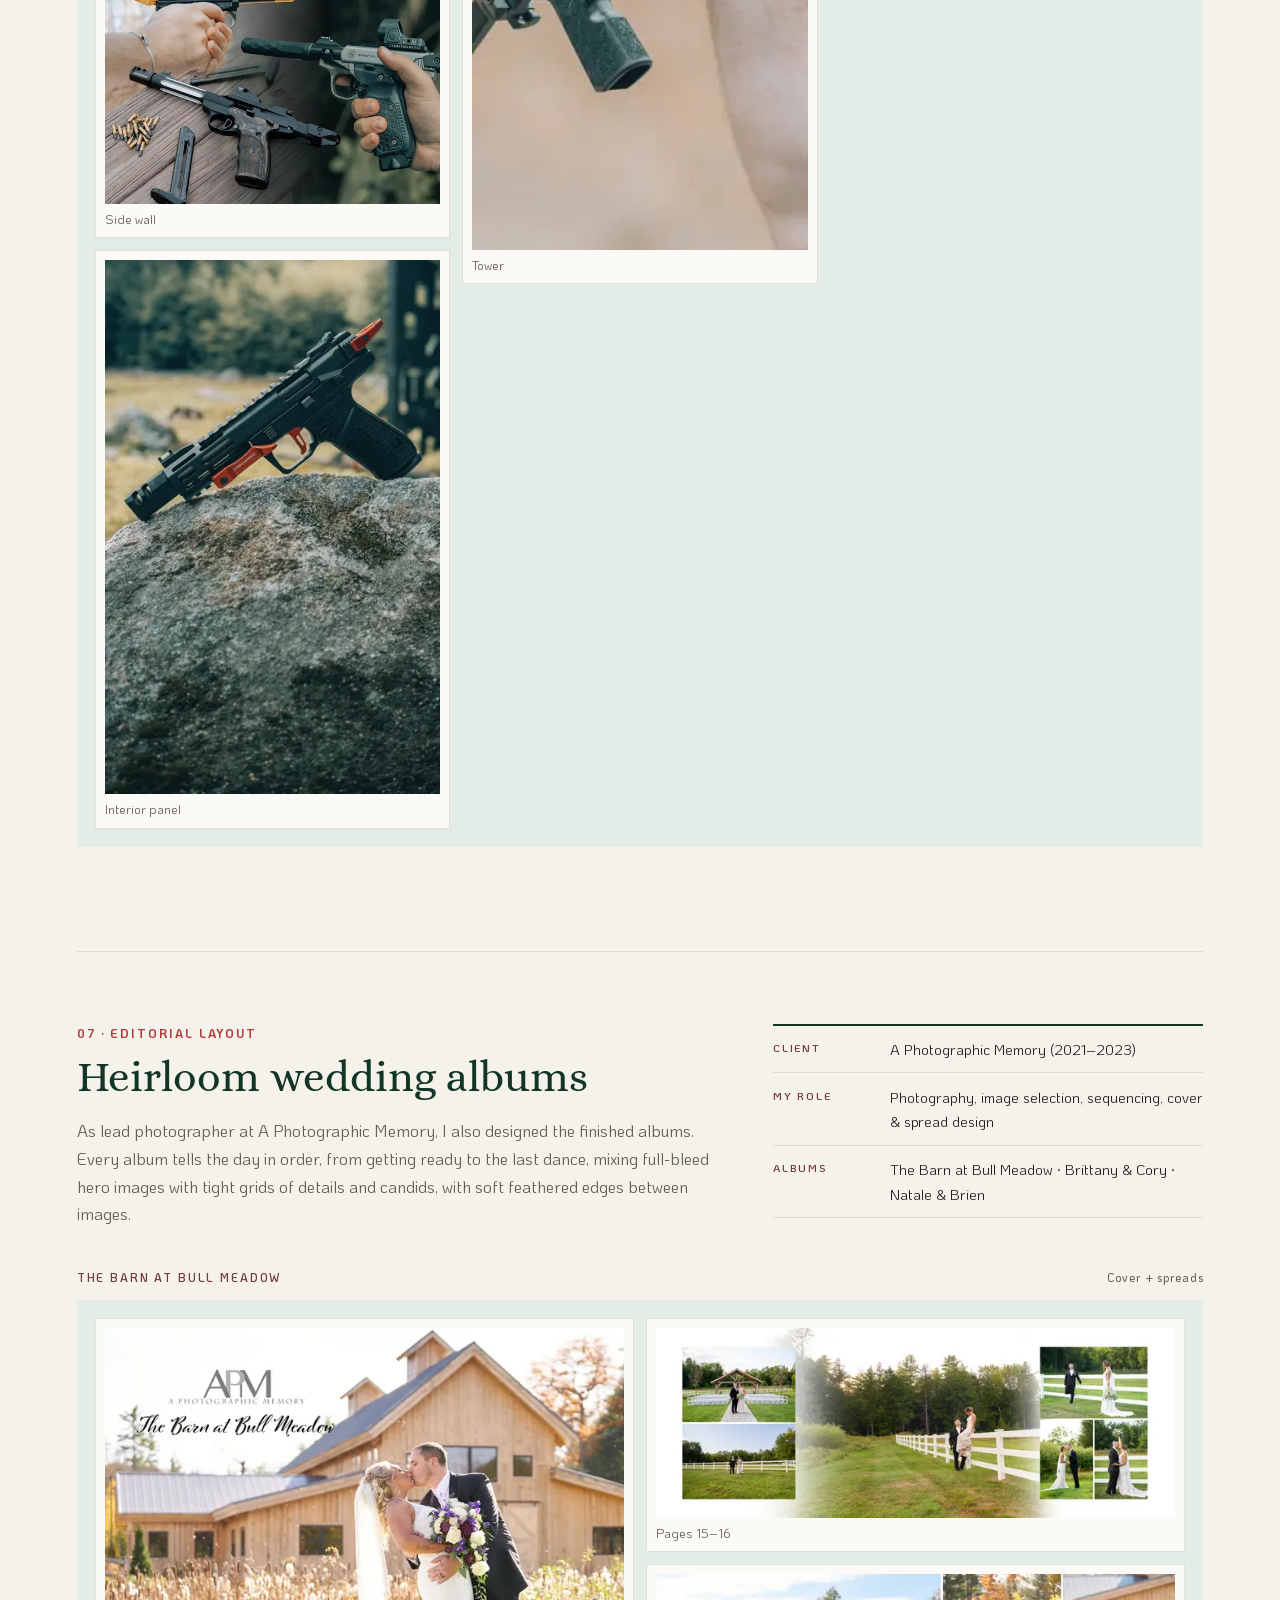
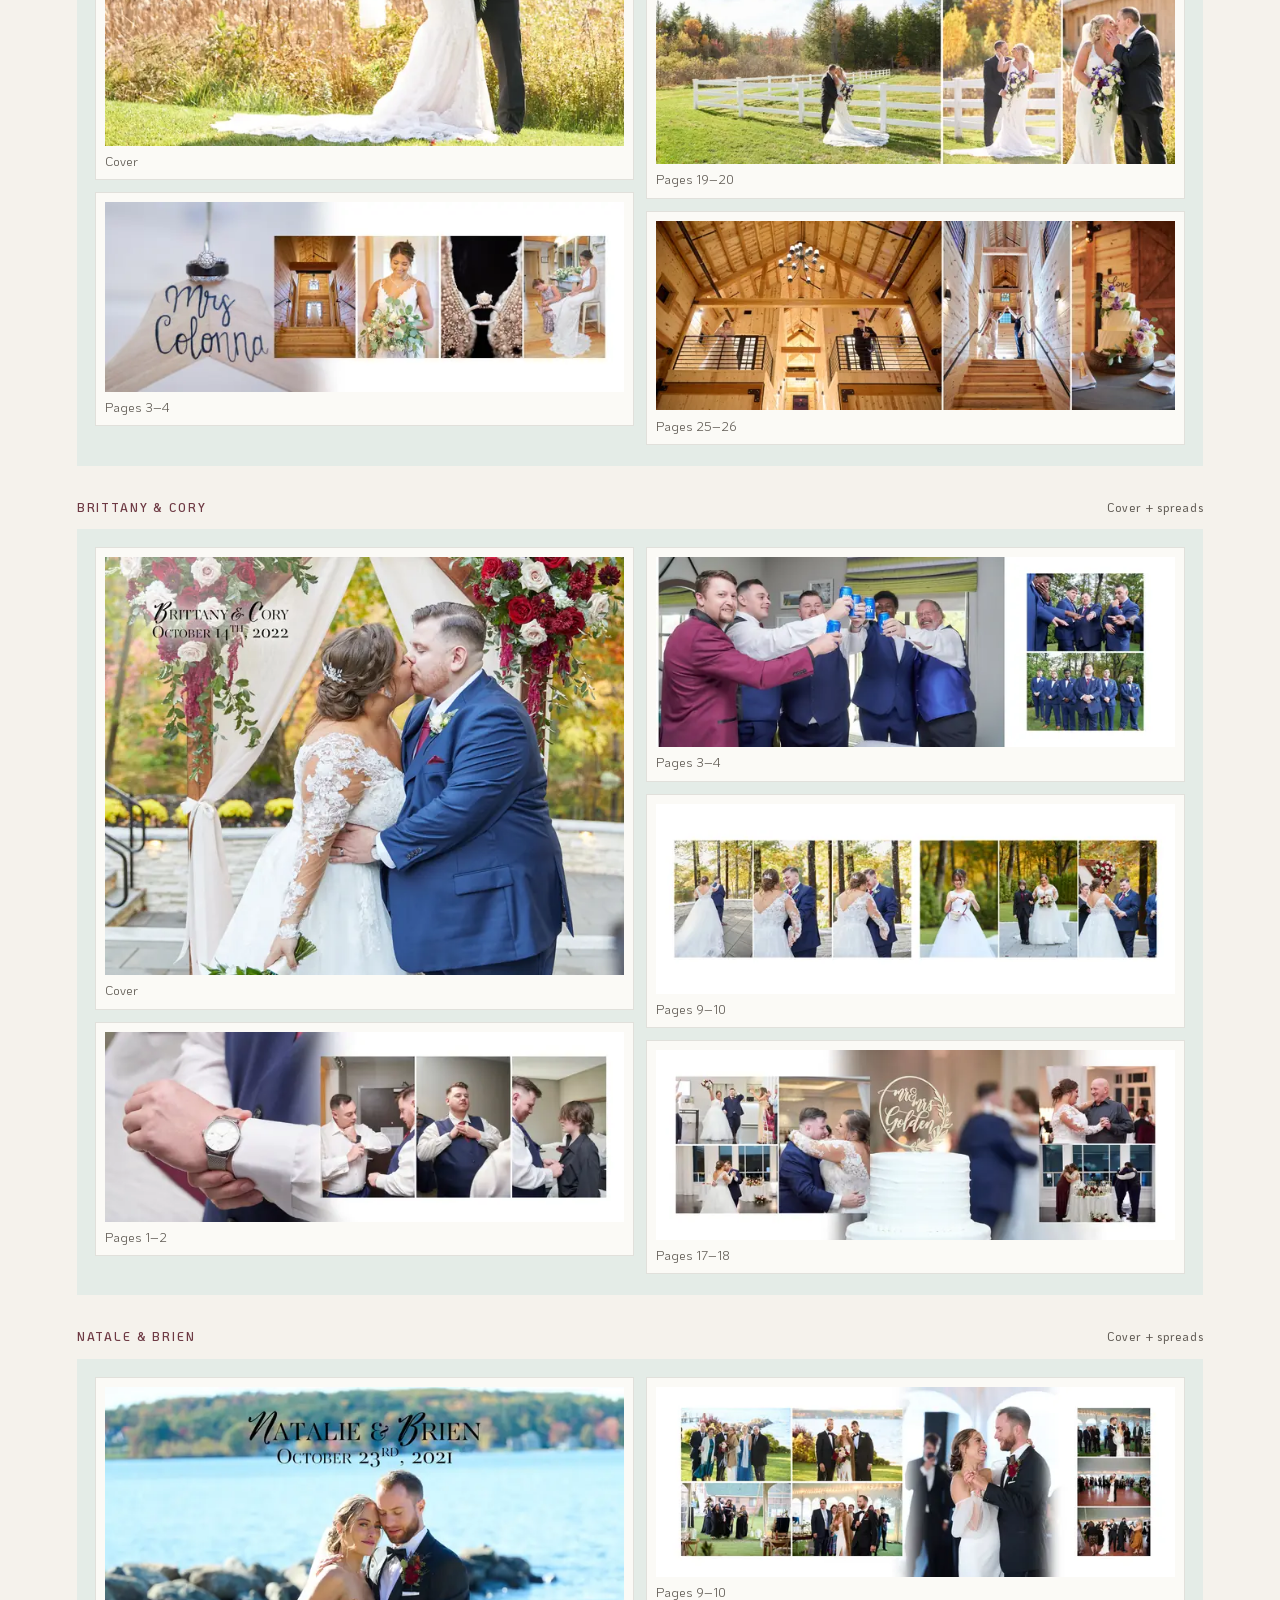
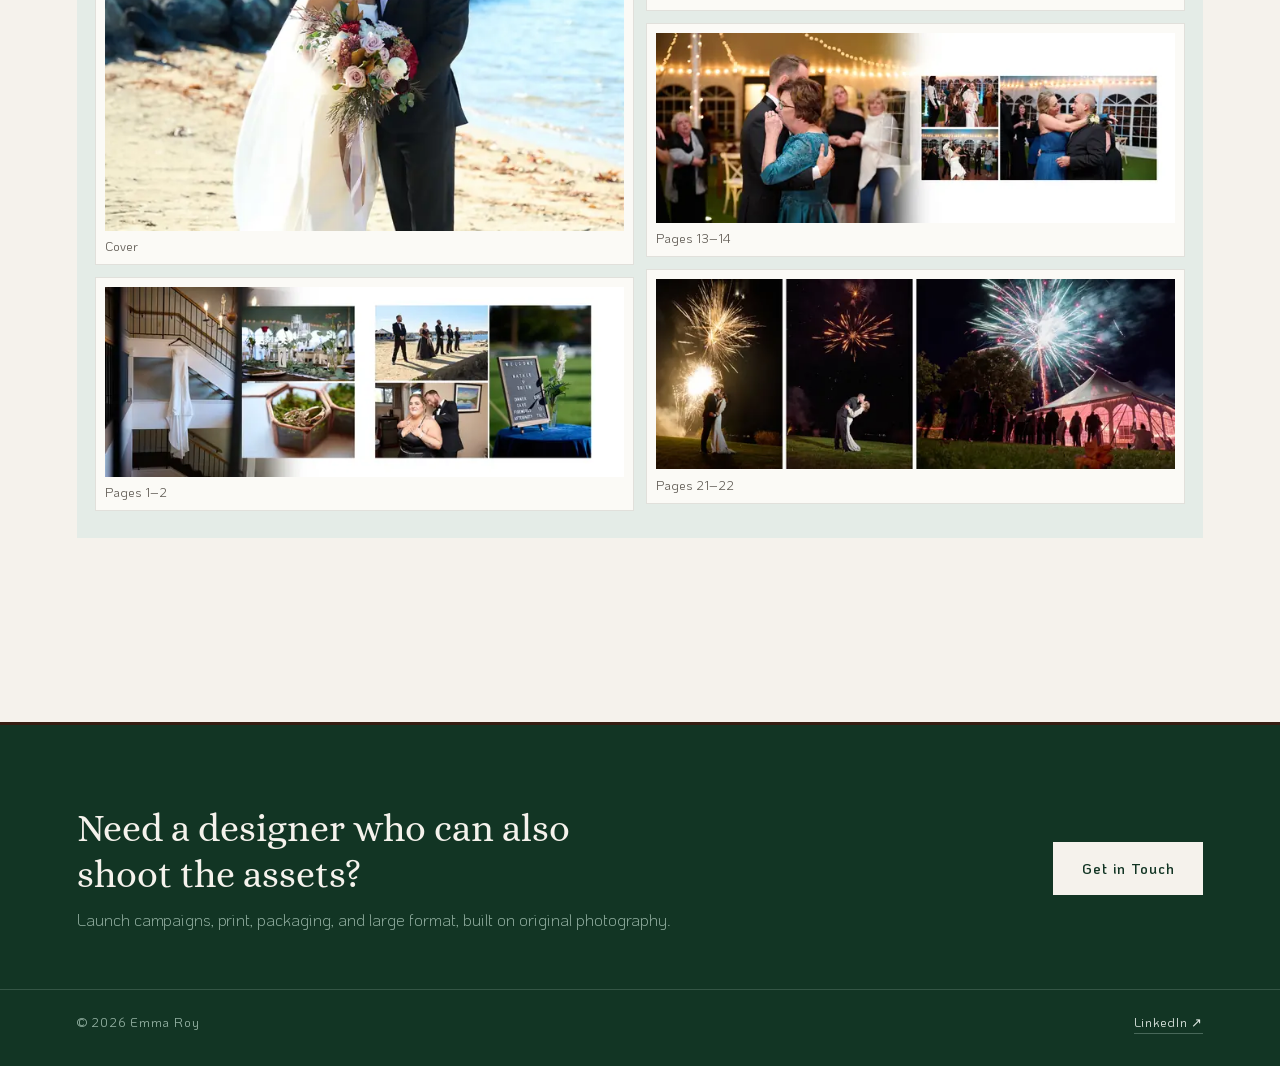
<file: brand-design.html>
<!DOCTYPE html>
<html lang="en">
<head>
  <meta charset="UTF-8" />
  <meta name="viewport" content="width=device-width, initial-scale=1.0" />
  <title>Brand & Visual Design | Emma Roy</title>
  <meta name="description" content="Brand and campaign design by Emma Roy: product launch campaigns, Black Friday campaigns, print and web ads, packaging, trade-show graphics, and wedding album design." />
  <meta property="og:type" content="website" />
  <meta property="og:title" content="Brand & Visual Design | Emma Roy" />
  <meta property="og:description" content="Product launches, seasonal campaigns, print, packaging, trade-show graphics, and album design." />
  <meta name="theme-color" content="#F5F2EC" />
  <link rel="icon" href="favicon.svg" type="image/svg+xml" />
  <link rel="stylesheet" href="style.css" />
</head>
<body>

  <header class="site-header">
    <a href="index.html" class="logo">
      <span class="logo-name">Emma Roy</span>
      <span class="logo-role">Marketing Specialist · Photographer · Designer</span>
    </a>
    <nav class="nav-links">
      <a href="index.html">Home</a>
      <a href="email-social.html">Email & Socials</a>
      <a href="brand-design.html" class="active">Brand & Design</a>
      <a href="photography.html">Photography</a>
      <a href="video.html">Video</a>
      <a href="about.html">About</a>
      <a href="https://forms.gle/6zwebDHDZ1jdh2xRA" class="nav-cta" target="_blank" rel="noopener">Contact</a>
    </nav>
  </header>

  <section class="hero-section">
    <div class="hero-meta">
      <span>Campaign Design</span>
      <span class="aperture-glyph">◎</span>
      <span>Print & Packaging</span>
      <span class="aperture-glyph">◎</span>
      <span>Large Format</span>
      <span class="aperture-glyph">◎</span>
      <span>Album Design</span>
    </div>
    <h1 class="hero-title">Marketing in every format.</h1>
    <p class="hero-lead">
      I design everything a launch touches: the homepage banner, the email, the magazine ad, the packaging, and the trade-show booth, all built on my own photography. I do this today for TANDEMKROSS. Before that, I designed heirloom wedding albums for wedding clients.
    </p>

    <nav class="filter-bar" aria-label="Jump to a project">
      <a href="#brand-guidelines" class="jump-link">Brand Guidelines</a>
      <a href="#launches" class="jump-link">Product Launches</a>
      <a href="#black-friday" class="jump-link">Black Friday</a>
      <a href="#print" class="jump-link">Print & Web Ads</a>
      <a href="#packaging" class="jump-link">Packaging & Merch</a>
      <a href="#booth" class="jump-link">Trade Show</a>
      <a href="#albums" class="jump-link">Wedding Albums</a>
    </nav>
  </section>

  <div class="photo-divider">
    <span class="crop-mark">+</span>
    <span class="aspect-stamp">[ PHOTOSHOP • INDESIGN ]</span>
    <span class="crop-mark">+</span>
  </div>

  <main class="study-page">

    <section id="brand-guidelines" class="study">
      <div class="study-head">
        <div>
          <span class="study-kicker">01 · Brand Guidelines</span>
          <h2 class="study-title">The rules behind every piece</h2>
          <p class="study-lede">
            TANDEMKROSS's look is built on a short list of rules: the bracketed [TK] mark, a red, green, and off-black palette, SF Proverbial Gothic display type, and real products photographed in real environments. I helped define those standards and built the 2023 brand guidelines document that records them. Everything else on this page follows it.
          </p>
          <p class="study-lede">
            I've since started taking the brand to new audiences beyond core rimfire shooters, including the lifestyle space and the broader 2A community, while keeping the same standards.
          </p>
        </div>
        <ul class="fact-list">
          <li><span class="fact-label">Client</span><span>TANDEMKROSS, rimfire parts & accessories (Weare, NH)</span></li>
          <li><span class="fact-label">Covers</span><span>Logo variations, primary/secondary palette, color rules, type, motifs, imagery</span></li>
          <li><span class="fact-label">Growth</span><span>Extending the brand into lifestyle and the broader 2A community</span></li>
          <li><span class="fact-label">My role</span><span>Built the guidelines document; helped define the standards</span></li>
          <li><span class="fact-label">Year</span><span>2023</span></li>
        </ul>
      </div>
      <div class="gallery-label"><span>Brand guidelines</span><span>Select to enlarge</span></div>
      <div class="work-gallery cols-2" data-label="BRAND GUIDELINES">
        <button type="button" class="contact-frame" data-full="images/web/design/brand-guide-cover-lg.webp">
          <span class="contact-thumb"><img src="images/web/design/brand-guide-cover-sm.webp" width="640" height="495" alt="Brand guidelines cover: the red and green [TK] TANDEMKROSS logo on charcoal" loading="lazy" decoding="async" /></span>
          <span class="frame-caption">Guidelines cover</span>
        </button>
        <button type="button" class="contact-frame" data-full="images/web/design/brand-guide-spec-lg.webp">
          <span class="contact-thumb"><img src="images/web/design/brand-guide-spec-sm.webp" width="640" height="495" alt="Brand guidelines spread covering logo variations, color palettes, color rules, fonts, themes, and values" loading="lazy" decoding="async" /></span>
          <span class="frame-caption">Logo, color, type, and motif rules</span>
        </button>
      </div>
    </section>

    <section id="launches" class="study">
      <div class="study-head">
        <div>
          <span class="study-kicker">02 · Product Launches</span>
          <h2 class="study-title">Launch themes: Manticore X, ADX, and the TKX22 Light Rifle</h2>
          <p class="study-lede">
            Each launch gets its own visual theme, a family of assets that I take across every channel: a hero banner for the website, email headers and modules, feature callouts and product renders, and a print-ready spec sheet for dealers.
          </p>
          <p class="study-lede">
            For Manticore X, the campaign is built on three words: Ergonomic, Modular, and Versatile. Each one is set in the same frame, so every email and banner reinforces the same message. ADX gets its own bold treatment, carried from the homepage hero through to an "Owner's Club" email header.
          </p>
        </div>
        <ul class="fact-list">
          <li><span class="fact-label">Channels</span><span>Website hero & slider, email, print sell sheet</span></li>
          <li><span class="fact-label">My role</span><span>Art direction, product & lifestyle photography, design, copy</span></li>
          <li><span class="fact-label">See also</span><span><a href="email-social.html#campaigns" class="inline-link">Launch emails →</a></span></li>
        </ul>
      </div>

      <div class="gallery-label"><span>Manticore X launch</span><span>Web, email, and announcement graphics</span></div>
      <div class="work-gallery" data-label="MANTICORE X LAUNCH">
        <button type="button" class="contact-frame" data-full="images/web/design/mx-web-slider-lg.webp">
          <span class="contact-thumb"><img src="images/web/design/mx-web-slider-sm.webp" width="640" height="150" alt="Wide website slider: 'Available now: Manticore X, AR-style modularity, versatility and ergonomics' with a lifestyle photo" loading="lazy" decoding="async" /></span>
          <span class="frame-caption">Homepage slider</span>
        </button>
        <button type="button" class="contact-frame" data-full="images/web/design/mx-announcement-lg.webp">
          <span class="contact-thumb"><img src="images/web/design/mx-announcement-sm.webp" width="640" height="240" alt="Announcement and email banner: 'New Manticore X lower for Ruger 10/22' with the red-accented lower" loading="lazy" decoding="async" /></span>
          <span class="frame-caption">Announcement / email banner</span>
        </button>
        <button type="button" class="contact-frame" data-full="images/web/design/mx-ergonomic-lg.webp">
          <span class="contact-thumb"><img src="images/web/design/mx-ergonomic-sm.webp" width="640" height="240" alt="Feature banner: 'Ergonomic' beside the Manticore X lower" loading="lazy" decoding="async" /></span>
          <span class="frame-caption">Feature 1: Ergonomic</span>
        </button>
        <button type="button" class="contact-frame" data-full="images/web/design/mx-modular-lg.webp">
          <span class="contact-thumb"><img src="images/web/design/mx-modular-sm.webp" width="640" height="240" alt="Feature banner: 'Modular' beside the Manticore X lower" loading="lazy" decoding="async" /></span>
          <span class="frame-caption">Feature 2: Modular</span>
        </button>
        <button type="button" class="contact-frame" data-full="images/web/design/mx-versatile-lg.webp">
          <span class="contact-thumb"><img src="images/web/design/mx-versatile-sm.webp" width="640" height="240" alt="Feature banner: 'Versatile' beside the Manticore X lower" loading="lazy" decoding="async" /></span>
          <span class="frame-caption">Feature 3: Versatile</span>
        </button>
        <button type="button" class="contact-frame" data-full="images/web/design/mx-pro-bundle-lg.webp">
          <span class="contact-thumb"><img src="images/web/design/mx-pro-bundle-sm.webp" width="640" height="480" alt="Graphic: 'New Pro Bundle for Manticore X' with stock and grip" loading="lazy" decoding="async" /></span>
          <span class="frame-caption">Accessory drop: Pro Bundle</span>
        </button>
        <button type="button" class="contact-frame" data-full="images/web/design/mx-mlok-forend-lg.webp">
          <span class="contact-thumb"><img src="images/web/design/mx-mlok-forend-sm.webp" width="640" height="480" alt="Graphic: 'New M-LOK forend for Manticore X'" loading="lazy" decoding="async" /></span>
          <span class="frame-caption">Accessory drop: M-LOK forend</span>
        </button>
      </div>

      <div class="gallery-label"><span>ADX launch & TKX22 Light Rifle</span><span>Web banners, product renders, dealer sell sheet</span></div>
      <div class="work-gallery" data-label="ADX & TKX22 LAUNCHES">
        <button type="button" class="contact-frame" data-full="images/web/design/adx-home-banner-lg.webp">
          <span class="contact-thumb"><img src="images/web/design/adx-home-banner-sm.webp" width="640" height="360" alt="ADX homepage banner: 'Race rifle | Pistol | SBR' over an outdoor product photo" loading="lazy" decoding="async" /></span>
          <span class="frame-caption">ADX homepage hero</span>
        </button>
        <button type="button" class="contact-frame" data-full="images/web/design/adx-home-banner-strip-lg.webp">
          <span class="contact-thumb"><img src="images/web/design/adx-home-banner-strip-sm.webp" width="640" height="190" alt="ADX wide banner variant" loading="lazy" decoding="async" /></span>
          <span class="frame-caption">ADX wide banner</span>
        </button>
        <button type="button" class="contact-frame" data-full="images/web/email/adx-owners-club-header-lg.webp">
          <span class="contact-thumb"><img src="images/web/email/adx-owners-club-header-sm.webp" width="640" height="348" alt="Email header: 'Welcome to the ADX Owner's Club. You're in.'" loading="lazy" decoding="async" /></span>
          <span class="frame-caption">ADX Owner's Club email header</span>
        </button>
        <button type="button" class="contact-frame" data-full="images/web/design/adx-rifle-lg.webp">
          <span class="contact-thumb"><img src="images/web/design/adx-rifle-sm.webp" width="640" height="640" alt="ADX race rifle configuration photographed on a granite boulder" loading="lazy" decoding="async" /></span>
          <span class="frame-caption">Configuration tile: Race Rifle</span>
        </button>
        <button type="button" class="contact-frame" data-full="images/web/design/adx-pistol-lg.webp">
          <span class="contact-thumb"><img src="images/web/design/adx-pistol-sm.webp" width="640" height="640" alt="ADX pistol configuration standing against a granite boulder" loading="lazy" decoding="async" /></span>
          <span class="frame-caption">Configuration tile: Pistol</span>
        </button>
        <button type="button" class="contact-frame" data-full="images/web/design/adx-sbr-lg.webp">
          <span class="contact-thumb"><img src="images/web/design/adx-sbr-sm.webp" width="640" height="640" alt="ADX SBR configuration propped among rocks" loading="lazy" decoding="async" /></span>
          <span class="frame-caption">Configuration tile: SBR</span>
        </button>
        <button type="button" class="contact-frame" data-full="images/web/design/print-tkx22-release-sheet-lg.webp">
          <span class="contact-thumb"><img src="images/web/design/print-tkx22-release-sheet-sm.webp" width="495" height="640" alt="TKX22 Light Rifle release sheet with specifications table, color options, and product copy" loading="lazy" decoding="async" /></span>
          <span class="frame-caption">TKX22 Light Rifle release sheet</span>
        </button>
      </div>
    </section>

    <section id="black-friday" class="study">
      <div class="study-head">
        <div>
          <span class="study-kicker">03 · Seasonal Campaign</span>
          <h2 class="study-title">Black Friday 2025: eight days, eight deals, one template</h2>
          <p class="study-lede">
            A week-long "daily deal" campaign needed a new homepage hero every day without losing consistency. I designed a reusable template, with a numbered deal title, the running "all week" offer, and a save-today call to action, and paired it with a different outdoor product photo each day, ending with a Cyber Monday finale.
          </p>
        </div>
        <ul class="fact-list">
          <li><span class="fact-label">Deliverables</span><span>8 daily homepage heroes + Cyber Monday</span></li>
          <li><span class="fact-label">My role</span><span>Campaign concept, photography, design, copy</span></li>
          <li><span class="fact-label">Platform</span><span>BigCommerce (1600×800 hero)</span></li>
        </ul>
      </div>
      <div class="gallery-label"><span>Daily deal homepage heroes</span><span>Select to enlarge · ← → to step through the week</span></div>
      <div class="work-gallery" data-label="BLACK FRIDAY 2025">
        <button type="button" class="contact-frame" data-full="images/web/design/bf25-day1-lg.webp"><span class="contact-thumb"><img src="images/web/design/bf25-day1-sm.webp" width="640" height="360" alt="Black Friday daily deal #1 banner" loading="lazy" decoding="async" /></span><span class="frame-caption">Day 1</span></button>
        <button type="button" class="contact-frame" data-full="images/web/design/bf25-day2-lg.webp"><span class="contact-thumb"><img src="images/web/design/bf25-day2-sm.webp" width="640" height="360" alt="Black Friday daily deal #2 banner" loading="lazy" decoding="async" /></span><span class="frame-caption">Day 2</span></button>
        <button type="button" class="contact-frame" data-full="images/web/design/bf25-day3-lg.webp"><span class="contact-thumb"><img src="images/web/design/bf25-day3-sm.webp" width="640" height="360" alt="Black Friday daily deal #3 banner" loading="lazy" decoding="async" /></span><span class="frame-caption">Day 3</span></button>
        <button type="button" class="contact-frame" data-full="images/web/design/bf25-day4-lg.webp"><span class="contact-thumb"><img src="images/web/design/bf25-day4-sm.webp" width="640" height="360" alt="Black Friday daily deal #4 banner" loading="lazy" decoding="async" /></span><span class="frame-caption">Day 4</span></button>
        <button type="button" class="contact-frame" data-full="images/web/design/bf25-day5-lg.webp"><span class="contact-thumb"><img src="images/web/design/bf25-day5-sm.webp" width="640" height="360" alt="Black Friday daily deal #5 banner" loading="lazy" decoding="async" /></span><span class="frame-caption">Day 5</span></button>
        <button type="button" class="contact-frame" data-full="images/web/design/bf25-day6-lg.webp"><span class="contact-thumb"><img src="images/web/design/bf25-day6-sm.webp" width="640" height="360" alt="Black Friday daily deal #6 banner" loading="lazy" decoding="async" /></span><span class="frame-caption">Day 6</span></button>
        <button type="button" class="contact-frame" data-full="images/web/design/bf25-day7-lg.webp"><span class="contact-thumb"><img src="images/web/design/bf25-day7-sm.webp" width="640" height="360" alt="Black Friday daily deal #7 banner" loading="lazy" decoding="async" /></span><span class="frame-caption">Day 7</span></button>
        <button type="button" class="contact-frame" data-full="images/web/design/bf25-day8-lg.webp"><span class="contact-thumb"><img src="images/web/design/bf25-day8-sm.webp" width="640" height="360" alt="Black Friday daily deal #8 banner" loading="lazy" decoding="async" /></span><span class="frame-caption">Day 8</span></button>
        <button type="button" class="contact-frame" data-full="images/web/design/bf25-cyber-monday-lg.webp"><span class="contact-thumb"><img src="images/web/design/bf25-cyber-monday-sm.webp" width="640" height="360" alt="Cyber Monday banner: 'Save on Ruger 10/22'" loading="lazy" decoding="async" /></span><span class="frame-caption">Cyber Monday</span></button>
      </div>
    </section>

    <section id="print" class="study">
      <div class="study-head">
        <div>
          <span class="study-kicker">04 · Advertising</span>
          <h2 class="study-title">Print & web advertising</h2>
          <p class="study-lede">
            Magazine ads, full-page match-book sponsorship ads, and display ads in standard web and newsletter sizes. The ads feature TANDEMKROSS-sponsored competitors and team shooters, so the brand is shown in use by people its audience already follows.
          </p>
        </div>
        <ul class="fact-list">
          <li><span class="fact-label">Placements</span><span>Junior Shooters magazine, US Rimfire Nation & Team Norsemen match books, Multiview industry newsletters, web display</span></li>
          <li><span class="fact-label">My role</span><span>Layout, photography, copy, prepress</span></li>
          <li><span class="fact-label">Tools</span><span>InDesign, Photoshop</span></li>
        </ul>
      </div>
      <div class="gallery-label"><span>Print</span><span>Magazine and match-book ads</span></div>
      <div class="work-gallery cols-4" data-label="PRINT ADS">
        <button type="button" class="contact-frame" data-full="images/web/design/print-rimfire-nation-1-lg.webp"><span class="contact-thumb"><img src="images/web/design/print-rimfire-nation-1-sm.webp" width="495" height="640" alt="US Rimfire Nation full-page ad featuring a sponsored junior competitor" loading="lazy" decoding="async" /></span><span class="frame-caption">US Rimfire Nation match book</span></button>
        <button type="button" class="contact-frame" data-full="images/web/design/print-rimfire-nation-2-lg.webp"><span class="contact-thumb"><img src="images/web/design/print-rimfire-nation-2-sm.webp" width="495" height="640" alt="US Rimfire Nation full-page ad featuring a team competitor" loading="lazy" decoding="async" /></span><span class="frame-caption">US Rimfire Nation match book</span></button>
        <button type="button" class="contact-frame" data-full="images/web/design/print-norsemen-1-lg.webp"><span class="contact-thumb"><img src="images/web/design/print-norsemen-1-sm.webp" width="501" height="640" alt="Team Norsemen match-book full-page ad with a shooter at the range" loading="lazy" decoding="async" /></span><span class="frame-caption">Team Norsemen match book</span></button>
        <button type="button" class="contact-frame" data-full="images/web/design/print-norsemen-2-lg.webp"><span class="contact-thumb"><img src="images/web/design/print-norsemen-2-sm.webp" width="501" height="640" alt="Team Norsemen full-page ad: 'Great products, great prices, great service'" loading="lazy" decoding="async" /></span><span class="frame-caption">Team Norsemen match book</span></button>
        <button type="button" class="contact-frame" data-full="images/web/design/print-junior-shooters-2025-lg.webp"><span class="contact-thumb"><img src="images/web/design/print-junior-shooters-2025-sm.webp" width="298" height="640" alt="Junior Shooters magazine half-page vertical ad, 2025" loading="lazy" decoding="async" /></span><span class="frame-caption">Junior Shooters magazine, 2025</span></button>
        <button type="button" class="contact-frame" data-full="images/web/design/print-junior-shooters-2026-lg.webp"><span class="contact-thumb"><img src="images/web/design/print-junior-shooters-2026-sm.webp" width="295" height="640" alt="Junior Shooters magazine ad for the TKX22 Light Rifle, 2026" loading="lazy" decoding="async" /></span><span class="frame-caption">Junior Shooters magazine, 2026</span></button>
      </div>
      <div class="gallery-label"><span>Digital</span><span>Display and newsletter placements</span></div>
      <div class="work-gallery" data-label="WEB ADS">
        <button type="button" class="contact-frame" data-full="images/web/design/web-ad-export-1-lg.webp"><span class="contact-thumb"><img src="images/web/design/web-ad-export-1-sm.webp" width="640" height="227" alt="Wide web ad: 'Trusted leader in rimfire for over 10 years', shop now" loading="lazy" decoding="async" /></span><span class="frame-caption">B2C leaderboard</span></button>
        <button type="button" class="contact-frame" data-full="images/web/design/web-ad-export-2-lg.webp"><span class="contact-thumb"><img src="images/web/design/web-ad-export-2-sm.webp" width="640" height="227" alt="Wide web ad variant promoting dealer pricing" loading="lazy" decoding="async" /></span><span class="frame-caption">B2B dealer-pricing variant</span></button>
        <button type="button" class="contact-frame is-native" data-full="images/web/design/web-ad-580x150-lg.webp"><span class="contact-thumb"><img src="images/web/design/web-ad-580x150-sm.webp" width="580" height="150" alt="580 by 150 newsletter banner ad" loading="lazy" decoding="async" /></span><span class="frame-caption">Newsletter banner 580×150</span></button>
        <button type="button" class="contact-frame is-native" data-full="images/web/design/web-ad-300x250-lg.webp"><span class="contact-thumb"><img src="images/web/design/web-ad-300x250-sm.webp" width="300" height="250" alt="300 by 250 medium rectangle display ad" loading="lazy" decoding="async" /></span><span class="frame-caption">Medium rectangle 300×250</span></button>
        <button type="button" class="contact-frame is-native" data-full="images/web/design/web-ad-275x175-lg.webp"><span class="contact-thumb"><img src="images/web/design/web-ad-275x175-sm.webp" width="367" height="233" alt="275 by 175 news-brief display ad" loading="lazy" decoding="async" /></span><span class="frame-caption">News brief 275×175</span></button>
        <button type="button" class="contact-frame is-native" data-full="images/web/design/web-ad-300x125-lg.webp"><span class="contact-thumb"><img src="images/web/design/web-ad-300x125-sm.webp" width="400" height="167" alt="300 by 125 news-brief display ad" loading="lazy" decoding="async" /></span><span class="frame-caption">News brief 300×125</span></button>
      </div>
    </section>

    <section id="packaging" class="study">
      <div class="study-head">
        <div>
          <span class="study-kicker">05 · Packaging & Merch</span>
          <h2 class="study-title">Packaging, team apparel, and stickers</h2>
          <p class="study-lede">
            The retail sleeve for the Tempest grips and magwell kit pairs product photography and key benefits on the outside with a thank-you and support message inside. The sponsored-team jersey and the "#Tandemized" sticker carry the same palette and mark onto the range.
          </p>
        </div>
        <ul class="fact-list">
          <li><span class="fact-label">Pieces</span><span>Retail sleeve, team jersey 2023, sticker</span></li>
          <li><span class="fact-label">My role</span><span>Design, product photography, print-ready files</span></li>
        </ul>
      </div>
      <div class="work-gallery" data-label="PACKAGING & MERCH">
        <button type="button" class="contact-frame" data-full="images/web/design/packaging-tempest-sleeve-1-lg.webp"><span class="contact-thumb"><img src="images/web/design/packaging-tempest-sleeve-1-sm.webp" width="304" height="640" alt="Tempest grips and magwell retail sleeve, outside panels in green with product photography" loading="lazy" decoding="async" /></span><span class="frame-caption">Tempest sleeve: outside</span></button>
        <button type="button" class="contact-frame" data-full="images/web/design/packaging-tempest-sleeve-2-lg.webp"><span class="contact-thumb"><img src="images/web/design/packaging-tempest-sleeve-2-sm.webp" width="304" height="640" alt="Tempest retail sleeve inside panel with thank-you message and support details" loading="lazy" decoding="async" /></span><span class="frame-caption">Tempest sleeve: inside</span></button>
        <button type="button" class="contact-frame" data-full="images/web/design/team-jersey-2023-lg.webp"><span class="contact-thumb"><img src="images/web/design/team-jersey-2023-sm.webp" width="640" height="495" alt="Team TANDEMKROSS 2023 jersey design, front and back, with color specs" loading="lazy" decoding="async" /></span><span class="frame-caption">Team TANDEMKROSS jersey, 2023</span></button>
        <button type="button" class="contact-frame" data-full="images/web/design/sticker-tandemized-lg.webp"><span class="contact-thumb"><img src="images/web/design/sticker-tandemized-sm.webp" width="640" height="433" alt="'#Tandemized pistol' sticker with the TANDEMKROSS logo" loading="lazy" decoding="async" /></span><span class="frame-caption">#Tandemized sticker</span></button>
      </div>
    </section>

    <section id="booth" class="study">
      <div class="study-head">
        <div>
          <span class="study-kicker">06 · Large Format</span>
          <h2 class="study-title">Trade-show booth, 2026</h2>
          <p class="study-lede">
            A full booth package: back wall, interior panels, a tower, a door wrap, and the counter, all designed at full scale for large-format print (the back wall is roughly 10 feet wide). The panels lead with lifestyle photography, with the [TK] mark sized to read from across the hall.
          </p>
        </div>
        <ul class="fact-list">
          <li><span class="fact-label">Pieces</span><span>Back wall, side & inside panels, tower, door, counter (open & closed)</span></li>
          <li><span class="fact-label">My role</span><span>Layout, photography, print-ready large-format files</span></li>
        </ul>
      </div>
      <div class="work-gallery" data-label="BOOTH GRAPHICS 2026">
        <button type="button" class="contact-frame" data-full="images/web/design/booth-backwall-lg.webp"><span class="contact-thumb"><img src="images/web/design/booth-backwall-sm.webp" width="640" height="524" alt="Booth back wall graphic: a rimfire rifle on targets in the woods" loading="lazy" decoding="async" /></span><span class="frame-caption">Back wall</span></button>
        <button type="button" class="contact-frame" data-full="images/web/design/booth-inside-1-lg.webp"><span class="contact-thumb"><img src="images/web/design/booth-inside-1-sm.webp" width="402" height="640" alt="Tall interior booth panel with the [TK] logo over a woodland product photo" loading="lazy" decoding="async" /></span><span class="frame-caption">Interior panel</span></button>
        <button type="button" class="contact-frame" data-full="images/web/design/booth-wall-str-lg.webp"><span class="contact-thumb"><img src="images/web/design/booth-wall-str-sm.webp" width="640" height="525" alt="Booth wall graphic of hands working on pistol parts" loading="lazy" decoding="async" /></span><span class="frame-caption">Side wall</span></button>
        <button type="button" class="contact-frame" data-full="images/web/design/booth-inside-2-lg.webp"><span class="contact-thumb"><img src="images/web/design/booth-inside-2-sm.webp" width="402" height="640" alt="Tall interior booth panel with a pistol on a rock" loading="lazy" decoding="async" /></span><span class="frame-caption">Interior panel</span></button>
        <button type="button" class="contact-frame" data-full="images/web/design/booth-counter-open-lg.webp"><span class="contact-thumb"><img src="images/web/design/booth-counter-open-sm.webp" width="640" height="315" alt="Booth counter wrap with a shooter in the woods and the TANDEMKROSS logo" loading="lazy" decoding="async" /></span><span class="frame-caption">Counter wrap (open)</span></button>
        <button type="button" class="contact-frame" data-full="images/web/design/booth-counter-closed-lg.webp"><span class="contact-thumb"><img src="images/web/design/booth-counter-closed-sm.webp" width="640" height="301" alt="Booth counter wrap, closed configuration" loading="lazy" decoding="async" /></span><span class="frame-caption">Counter wrap (closed)</span></button>
        <button type="button" class="contact-frame" data-full="images/web/design/booth-tower-lg.webp"><span class="contact-thumb"><img src="images/web/design/booth-tower-sm.webp" width="266" height="640" alt="Narrow tower graphic with a rifle held at the range" loading="lazy" decoding="async" /></span><span class="frame-caption">Tower</span></button>
        <button type="button" class="contact-frame" data-full="images/web/design/booth-door-lg.webp"><span class="contact-thumb"><img src="images/web/design/booth-door-sm.webp" width="226" height="640" alt="Door wrap graphic of a person wearing a TANDEMKROSS shirt" loading="lazy" decoding="async" /></span><span class="frame-caption">Door wrap</span></button>
      </div>
    </section>

    <section id="albums" class="study">
      <div class="study-head">
        <div>
          <span class="study-kicker">07 · Editorial Layout</span>
          <h2 class="study-title">Heirloom wedding albums</h2>
          <p class="study-lede">
            As lead photographer at A Photographic Memory, I also designed the finished albums. Every album tells the day in order, from getting ready to the last dance, mixing full-bleed hero images with tight grids of details and candids, with soft feathered edges between images.
          </p>
        </div>
        <ul class="fact-list">
          <li><span class="fact-label">Client</span><span>A Photographic Memory (2021–2023)</span></li>
          <li><span class="fact-label">My role</span><span>Photography, image selection, sequencing, cover & spread design</span></li>
          <li><span class="fact-label">Albums</span><span>The Barn at Bull Meadow · Brittany & Cory · Natale & Brien</span></li>
        </ul>
      </div>

      <div class="gallery-label"><span>The Barn at Bull Meadow</span><span>Cover + spreads</span></div>
      <div class="work-gallery cols-2" data-label="ALBUM • BARN AT BULL MEADOW">
        <button type="button" class="contact-frame" data-full="images/web/albums/bull-meadow-cover-lg.webp"><span class="contact-thumb"><img src="images/web/albums/bull-meadow-cover-sm.webp" width="640" height="515" alt="Album cover: couple kissing in front of a rustic barn in autumn, with script title" loading="lazy" decoding="async" /></span><span class="frame-caption">Cover</span></button>
        <button type="button" class="contact-frame" data-full="images/web/albums/bull-meadow-3-4-lg.webp"><span class="contact-thumb"><img src="images/web/albums/bull-meadow-3-4-sm.webp" width="640" height="234" alt="Album spread: couple portraits along a white fence and autumn trees" loading="lazy" decoding="async" /></span><span class="frame-caption">Pages 3–4</span></button>
        <button type="button" class="contact-frame" data-full="images/web/albums/bull-meadow-15-16-lg.webp"><span class="contact-thumb"><img src="images/web/albums/bull-meadow-15-16-sm.webp" width="640" height="234" alt="Album spread: barn interior and ceremony images" loading="lazy" decoding="async" /></span><span class="frame-caption">Pages 15–16</span></button>
        <button type="button" class="contact-frame" data-full="images/web/albums/bull-meadow-19-20-lg.webp"><span class="contact-thumb"><img src="images/web/albums/bull-meadow-19-20-sm.webp" width="640" height="234" alt="Album spread: golden-hour couple portraits in a field" loading="lazy" decoding="async" /></span><span class="frame-caption">Pages 19–20</span></button>
        <button type="button" class="contact-frame" data-full="images/web/albums/bull-meadow-25-26-lg.webp"><span class="contact-thumb"><img src="images/web/albums/bull-meadow-25-26-sm.webp" width="640" height="234" alt="Album spread: detail shots and getting-ready moments" loading="lazy" decoding="async" /></span><span class="frame-caption">Pages 25–26</span></button>
      </div>

      <div class="gallery-label"><span>Brittany & Cory</span><span>Cover + spreads</span></div>
      <div class="work-gallery cols-2" data-label="ALBUM • BRITTANY & CORY">
        <button type="button" class="contact-frame" data-full="images/web/albums/brittany-cory-cover-lg.webp"><span class="contact-thumb"><img src="images/web/albums/brittany-cory-cover-sm.webp" width="640" height="515" alt="Album cover: couple kissing under a floral ceremony arch" loading="lazy" decoding="async" /></span><span class="frame-caption">Cover</span></button>
        <button type="button" class="contact-frame" data-full="images/web/albums/brittany-cory-1-2-lg.webp"><span class="contact-thumb"><img src="images/web/albums/brittany-cory-1-2-sm.webp" width="640" height="234" alt="Album spread: groom's details and getting-ready moments" loading="lazy" decoding="async" /></span><span class="frame-caption">Pages 1–2</span></button>
        <button type="button" class="contact-frame" data-full="images/web/albums/brittany-cory-3-4-lg.webp"><span class="contact-thumb"><img src="images/web/albums/brittany-cory-3-4-sm.webp" width="640" height="234" alt="Album spread: ceremony arch and guests" loading="lazy" decoding="async" /></span><span class="frame-caption">Pages 3–4</span></button>
        <button type="button" class="contact-frame" data-full="images/web/albums/brittany-cory-9-10-lg.webp"><span class="contact-thumb"><img src="images/web/albums/brittany-cory-9-10-sm.webp" width="640" height="234" alt="Album spread: cake and first-dance moments" loading="lazy" decoding="async" /></span><span class="frame-caption">Pages 9–10</span></button>
        <button type="button" class="contact-frame" data-full="images/web/albums/brittany-cory-17-18-lg.webp"><span class="contact-thumb"><img src="images/web/albums/brittany-cory-17-18-sm.webp" width="640" height="234" alt="Album spread: couple portraits among autumn trees" loading="lazy" decoding="async" /></span><span class="frame-caption">Pages 17–18</span></button>
      </div>

      <div class="gallery-label"><span>Natale & Brien</span><span>Cover + spreads</span></div>
      <div class="work-gallery cols-2" data-label="ALBUM • NATALE & BRIEN">
        <button type="button" class="contact-frame" data-full="images/web/albums/natale-brien-cover-lg.webp"><span class="contact-thumb"><img src="images/web/albums/natale-brien-cover-sm.webp" width="640" height="547" alt="Album cover: couple embracing on a lakeside beach with script title" loading="lazy" decoding="async" /></span><span class="frame-caption">Cover</span></button>
        <button type="button" class="contact-frame" data-full="images/web/albums/natale-brien-1-2-lg.webp"><span class="contact-thumb"><img src="images/web/albums/natale-brien-1-2-sm.webp" width="640" height="234" alt="Album spread: dress, details, and venue" loading="lazy" decoding="async" /></span><span class="frame-caption">Pages 1–2</span></button>
        <button type="button" class="contact-frame" data-full="images/web/albums/natale-brien-9-10-lg.webp"><span class="contact-thumb"><img src="images/web/albums/natale-brien-9-10-sm.webp" width="640" height="234" alt="Album spread: reception dances under string lights" loading="lazy" decoding="async" /></span><span class="frame-caption">Pages 9–10</span></button>
        <button type="button" class="contact-frame" data-full="images/web/albums/natale-brien-13-14-lg.webp"><span class="contact-thumb"><img src="images/web/albums/natale-brien-13-14-sm.webp" width="640" height="234" alt="Album spread: fireworks over the reception tent at night" loading="lazy" decoding="async" /></span><span class="frame-caption">Pages 13–14</span></button>
        <button type="button" class="contact-frame" data-full="images/web/albums/natale-brien-21-22-lg.webp"><span class="contact-thumb"><img src="images/web/albums/natale-brien-21-22-sm.webp" width="640" height="234" alt="Album spread: ceremony by the water and family portraits" loading="lazy" decoding="async" /></span><span class="frame-caption">Pages 21–22</span></button>
      </div>
    </section>

  </main>

  <footer class="site-footer">
    <div class="footer-wrap">
      <div>
        <h3>Need a designer who can also shoot the assets?</h3>
        <p>Launch campaigns, print, packaging, and large format, built on original photography.</p>
      </div>
      <a href="https://forms.gle/6zwebDHDZ1jdh2xRA" class="footer-btn" target="_blank" rel="noopener">Get in Touch</a>
    </div>
    <div class="footer-base">
      <span>&copy; 2026 Emma Roy</span>
      <span class="footer-links"><a href="https://www.linkedin.com/in/emma-roy" target="_blank" rel="noopener">LinkedIn ↗</a></span>
    </div>
  </footer>

  <script src="script.js"></script>
</body>
</html>
</file>
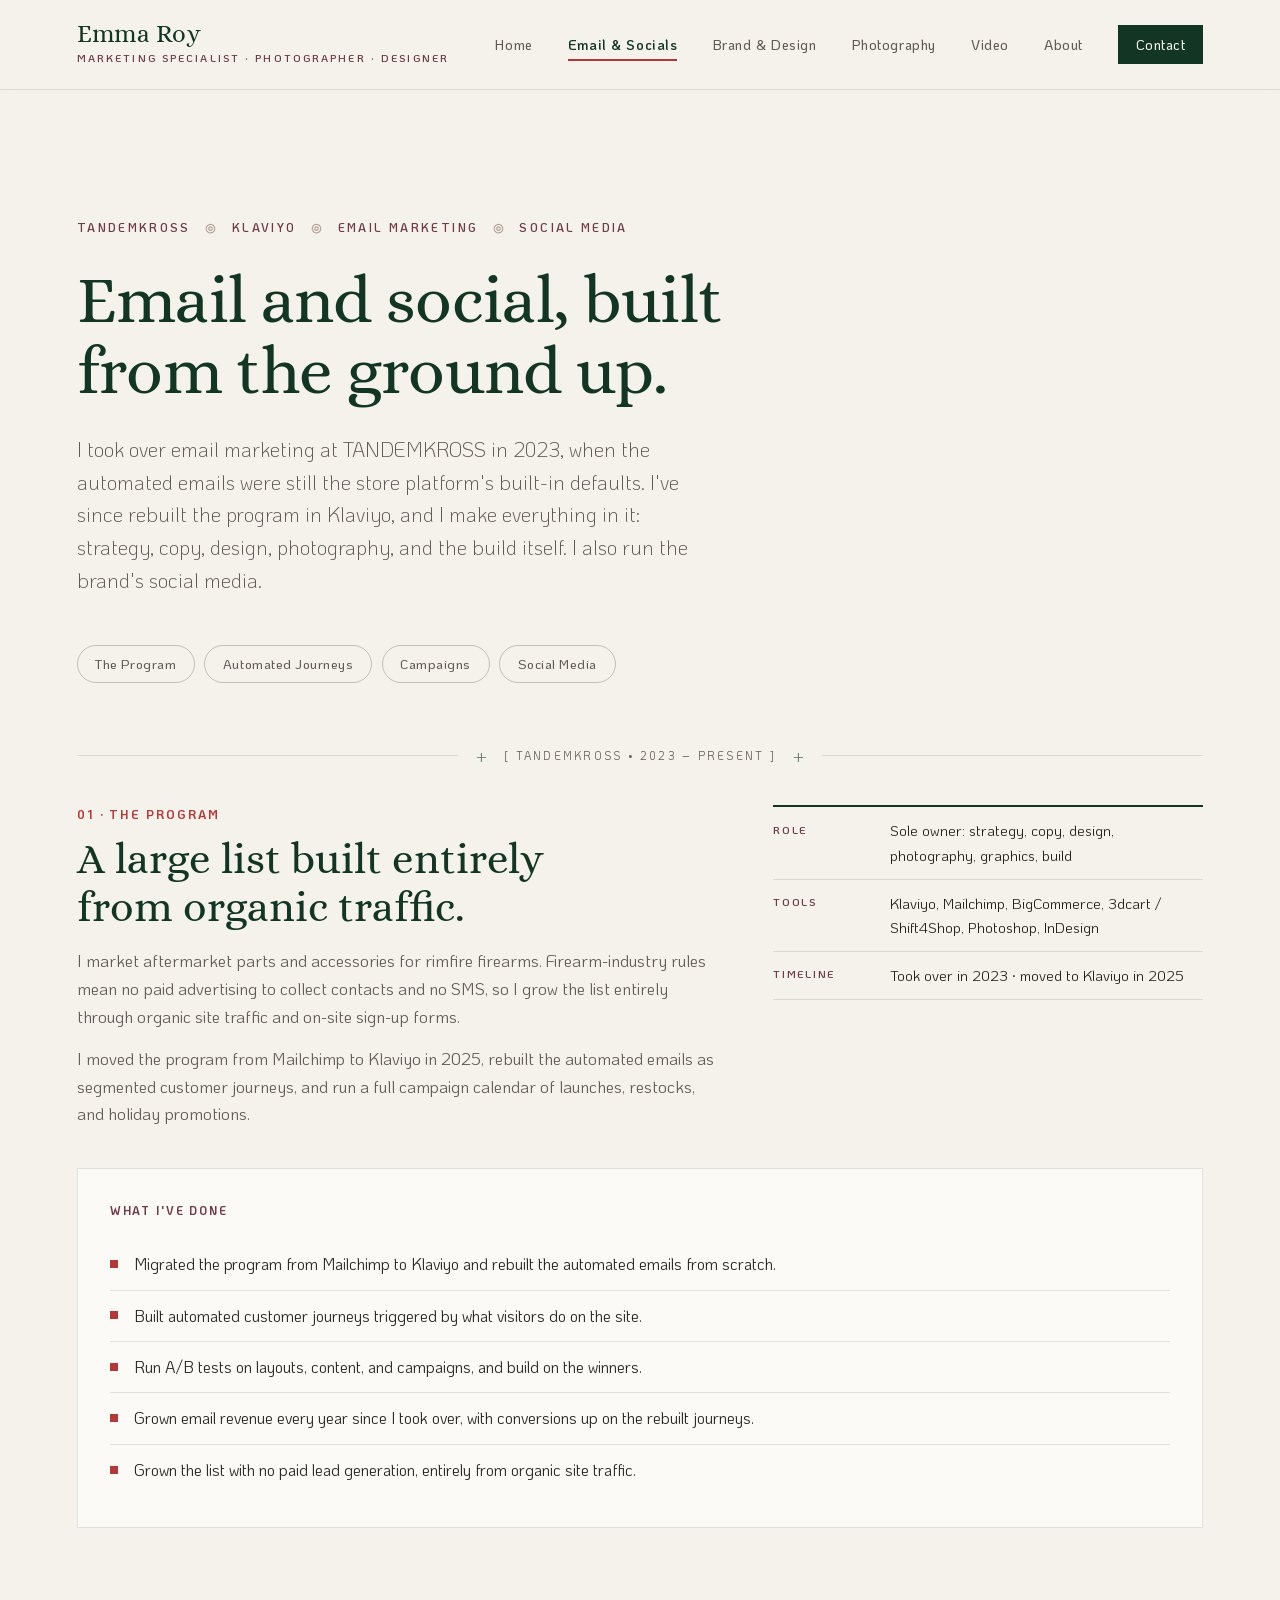
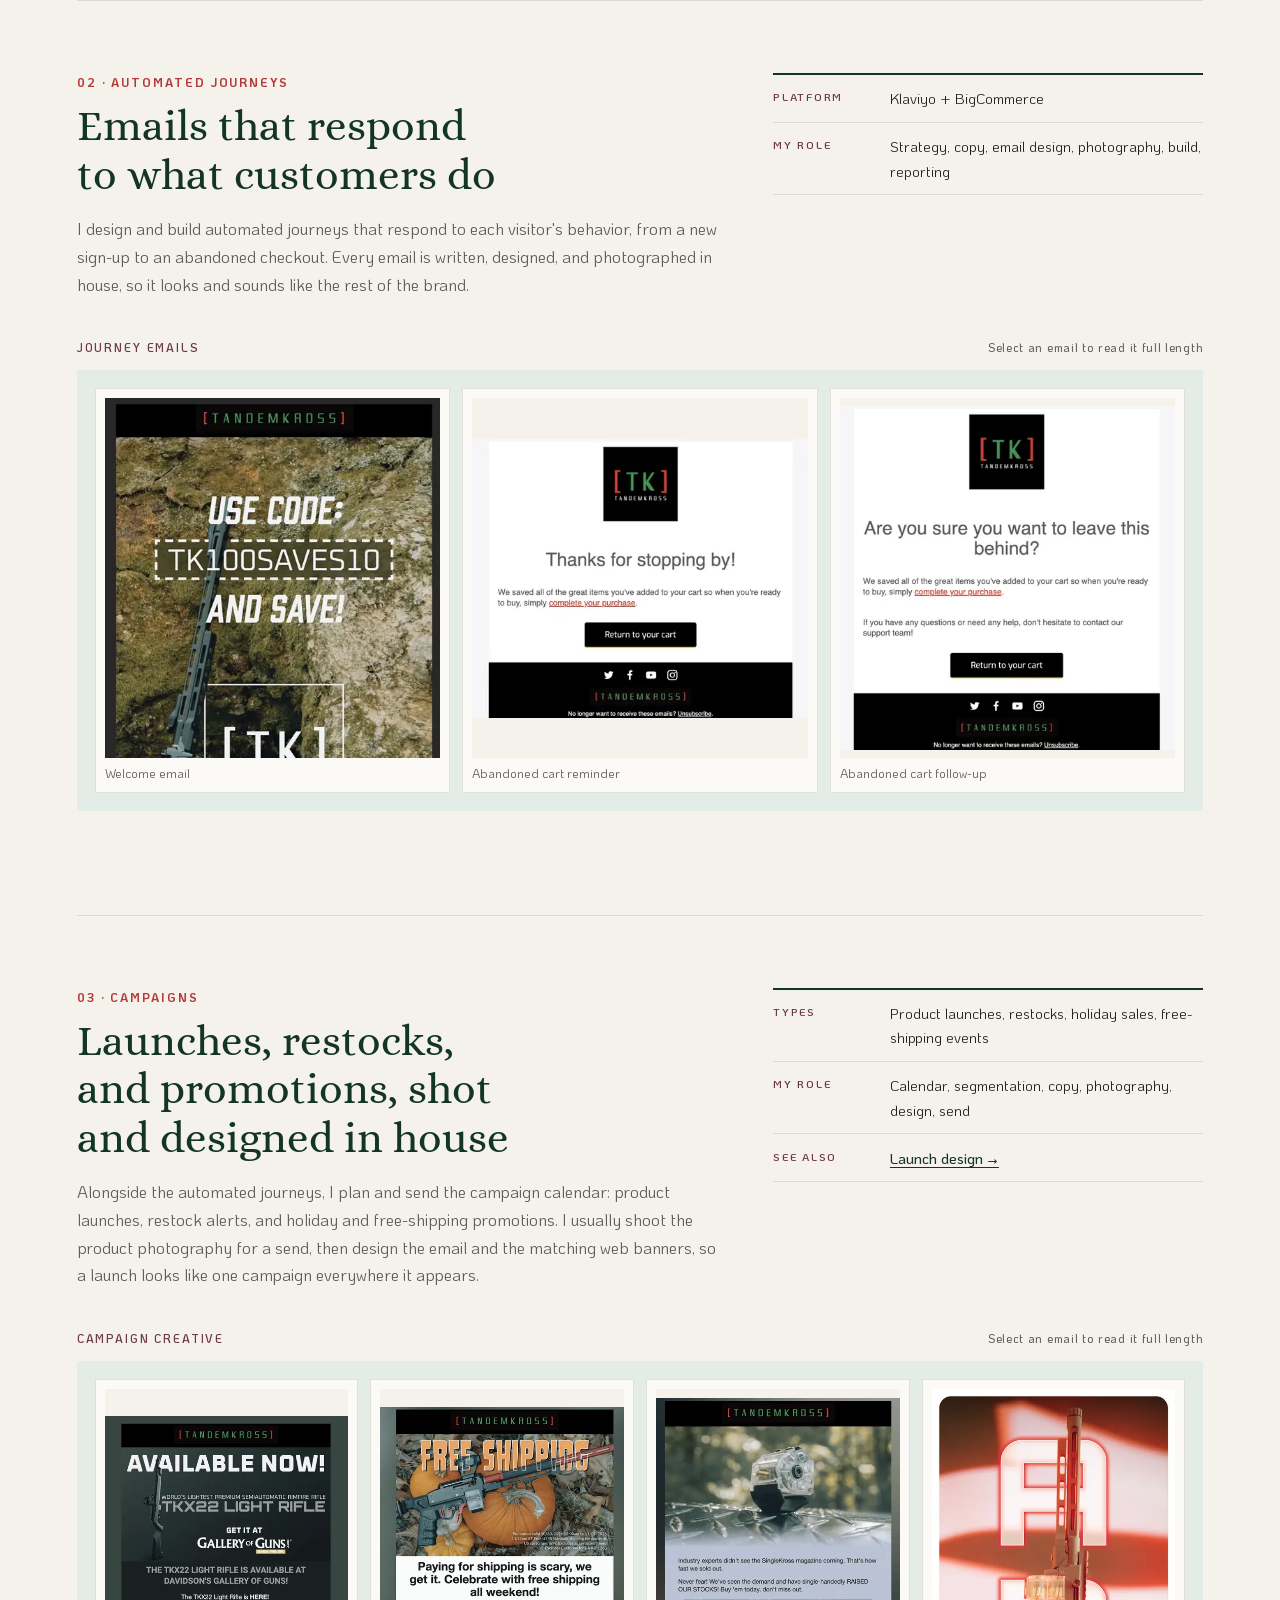
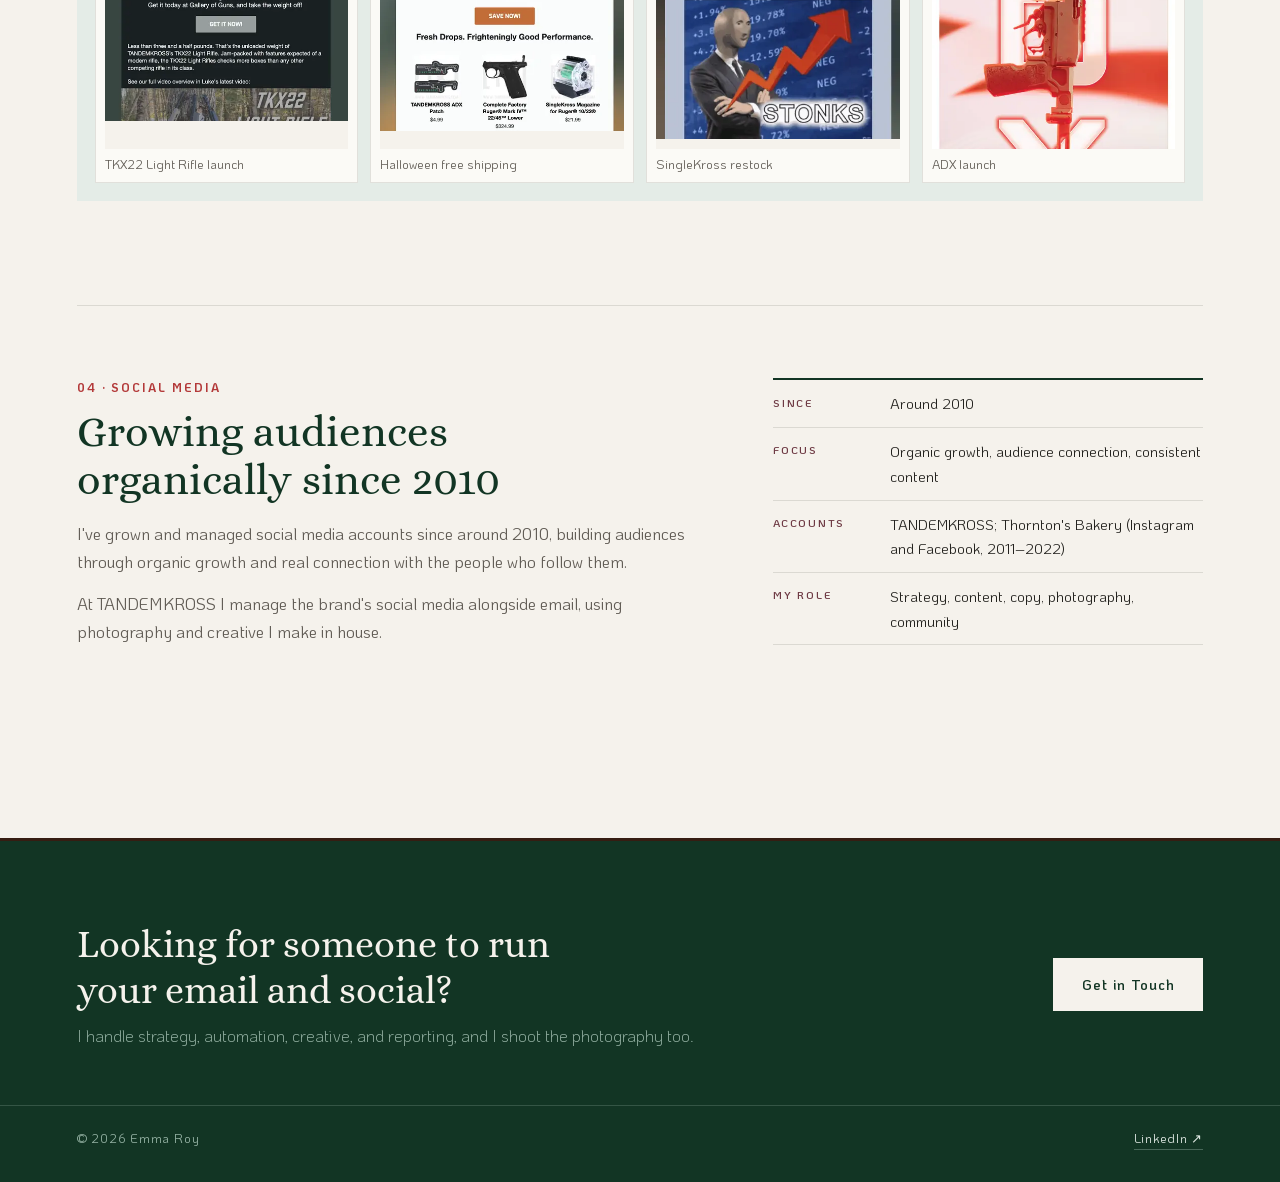
<file: email-social.html>
<!DOCTYPE html>
<html lang="en">
<head>
  <meta charset="UTF-8" />
  <meta name="viewport" content="width=device-width, initial-scale=1.0" />
  <title>Email & Social Media | Emma Roy</title>
  <meta name="description" content="How Emma Roy rebuilt TANDEMKROSS's email program in Klaviyo, with automated journeys, campaign design, and social media, built on her own photography." />
  <meta property="og:type" content="website" />
  <meta property="og:title" content="Email & Social Media | Emma Roy" />
  <meta property="og:description" content="Rebuilding TANDEMKROSS's email program and running its social media: strategy, copy, design, and photography." />
  <meta name="theme-color" content="#F5F2EC" />
  <link rel="icon" href="favicon.svg" type="image/svg+xml" />
  <link rel="stylesheet" href="style.css" />
</head>
<body>

  <header class="site-header">
    <a href="index.html" class="logo">
      <span class="logo-name">Emma Roy</span>
      <span class="logo-role">Marketing Specialist · Photographer · Designer</span>
    </a>
    <nav class="nav-links">
      <a href="index.html">Home</a>
      <a href="email-social.html" class="active">Email & Socials</a>
      <a href="brand-design.html">Brand & Design</a>
      <a href="photography.html">Photography</a>
      <a href="video.html">Video</a>
      <a href="about.html">About</a>
      <a href="https://forms.gle/6zwebDHDZ1jdh2xRA" class="nav-cta" target="_blank" rel="noopener">Contact</a>
    </nav>
  </header>

  <section class="hero-section">
    <div class="hero-meta">
      <span>TANDEMKROSS</span>
      <span class="aperture-glyph">◎</span>
      <span>Klaviyo</span>
      <span class="aperture-glyph">◎</span>
      <span>Email Marketing</span>
      <span class="aperture-glyph">◎</span>
      <span>Social Media</span>
    </div>
    <h1 class="hero-title">Email and social, built from the ground up.</h1>
    <p class="hero-lead">
      I took over email marketing at TANDEMKROSS in 2023, when the automated emails were still the store platform's built-in defaults. I've since rebuilt the program in Klaviyo, and I make everything in it: strategy, copy, design, photography, and the build itself. I also run the brand's social media.
    </p>

    <nav class="filter-bar" aria-label="Jump to a section">
      <a href="#program" class="jump-link">The Program</a>
      <a href="#journeys" class="jump-link">Automated Journeys</a>
      <a href="#campaigns" class="jump-link">Campaigns</a>
      <a href="#social" class="jump-link">Social Media</a>
    </nav>
  </section>

  <div class="photo-divider">
    <span class="crop-mark">+</span>
    <span class="aspect-stamp">[ TANDEMKROSS • 2023 – PRESENT ]</span>
    <span class="crop-mark">+</span>
  </div>

  <main class="study-page">

    <section id="program" class="study">
      <div class="study-head">
        <div>
          <span class="study-kicker">01 · The Program</span>
          <h2 class="study-title">A large list built entirely from organic traffic.</h2>
          <p class="study-lede">
            I market aftermarket parts and accessories for rimfire firearms. Firearm-industry rules mean no paid advertising to collect contacts and no SMS, so I grow the list entirely through organic site traffic and on-site sign-up forms.
          </p>
          <p class="study-lede">
            I moved the program from Mailchimp to Klaviyo in 2025, rebuilt the automated emails as segmented customer journeys, and run a full campaign calendar of launches, restocks, and holiday promotions.
          </p>
        </div>
        <ul class="fact-list">
          <li><span class="fact-label">Role</span><span>Sole owner: strategy, copy, design, photography, graphics, build</span></li>
          <li><span class="fact-label">Tools</span><span>Klaviyo, Mailchimp, BigCommerce, 3dcart / Shift4Shop, Photoshop, InDesign</span></li>
          <li><span class="fact-label">Timeline</span><span>Took over in 2023 · moved to Klaviyo in 2025</span></li>
        </ul>
      </div>

      <div class="panel">
        <p class="panel-title">What I've done</p>
        <ul class="highlight-list">
          <li>Migrated the program from Mailchimp to Klaviyo and rebuilt the automated emails from scratch.</li>
          <li>Built automated customer journeys triggered by what visitors do on the site.</li>
          <li>Run A/B tests on layouts, content, and campaigns, and build on the winners.</li>
          <li>Grown email revenue every year since I took over, with conversions up on the rebuilt journeys.</li>
          <li>Grown the list with no paid lead generation, entirely from organic site traffic.</li>
        </ul>
      </div>
    </section>

    <section id="journeys" class="study">
      <div class="study-head">
        <div>
          <span class="study-kicker">02 · Automated Journeys</span>
          <h2 class="study-title">Emails that respond to what customers do</h2>
          <p class="study-lede">
            I design and build automated journeys that respond to each visitor's behavior, from a new sign-up to an abandoned checkout. Every email is written, designed, and photographed in house, so it looks and sounds like the rest of the brand.
          </p>
        </div>
        <ul class="fact-list">
          <li><span class="fact-label">Platform</span><span>Klaviyo + BigCommerce</span></li>
          <li><span class="fact-label">My role</span><span>Strategy, copy, email design, photography, build, reporting</span></li>
        </ul>
      </div>

      <div class="gallery-label"><span>Journey emails</span><span>Select an email to read it full length</span></div>
      <div class="email-gallery" data-label="AUTOMATED JOURNEYS">
        <button type="button" class="contact-frame" data-tall data-full="images/web/email/welcome-full-lg.webp">
          <span class="contact-thumb"><img src="images/web/email/welcome-full-sm.webp" width="480" height="2896" alt="The TANDEMKROSS welcome email, from the offer code at the top to the footer" loading="lazy" decoding="async" /></span>
          <span class="frame-caption">Welcome email</span>
        </button>
        <button type="button" class="contact-frame" data-tall data-full="images/web/email/abandoned-cart-1-lg.webp">
          <span class="contact-thumb"><img src="images/web/email/abandoned-cart-1-sm.webp" width="480" height="399" alt="Abandoned cart email: 'Thanks for stopping by!' with a 'Return to your cart' button" loading="lazy" decoding="async" /></span>
          <span class="frame-caption">Abandoned cart reminder</span>
        </button>
        <button type="button" class="contact-frame" data-tall data-full="images/web/email/abandoned-cart-2-lg.webp">
          <span class="contact-thumb"><img src="images/web/email/abandoned-cart-2-sm.webp" width="480" height="493" alt="Abandoned cart email: 'Are you sure you want to leave this behind?' with a 'Return to your cart' button" loading="lazy" decoding="async" /></span>
          <span class="frame-caption">Abandoned cart follow-up</span>
        </button>
      </div>
    </section>

    <section id="campaigns" class="study">
      <div class="study-head">
        <div>
          <span class="study-kicker">03 · Campaigns</span>
          <h2 class="study-title">Launches, restocks, and promotions, shot and designed in house</h2>
          <p class="study-lede">
            Alongside the automated journeys, I plan and send the campaign calendar: product launches, restock alerts, and holiday and free-shipping promotions. I usually shoot the product photography for a send, then design the email and the matching web banners, so a launch looks like one campaign everywhere it appears.
          </p>
        </div>
        <ul class="fact-list">
          <li><span class="fact-label">Types</span><span>Product launches, restocks, holiday sales, free-shipping events</span></li>
          <li><span class="fact-label">My role</span><span>Calendar, segmentation, copy, photography, design, send</span></li>
          <li><span class="fact-label">See also</span><span><a href="brand-design.html#launches" class="inline-link">Launch design →</a></span></li>
        </ul>
      </div>

      <div class="gallery-label"><span>Campaign creative</span><span>Select an email to read it full length</span></div>
      <div class="email-gallery" data-label="CAMPAIGNS">
        <button type="button" class="contact-frame" data-tall data-full="images/web/email/campaign-tkx22-launch-lg.webp">
          <span class="contact-thumb"><img src="images/web/email/campaign-tkx22-launch-sm.webp" width="480" height="600" alt="TKX22 Light Rifle launch email: 'Available now' at Gallery of Guns" loading="lazy" decoding="async" /></span>
          <span class="frame-caption">TKX22 Light Rifle launch</span>
        </button>
        <button type="button" class="contact-frame" data-tall data-full="images/web/email/campaign-halloween-shipping-lg.webp">
          <span class="contact-thumb"><img src="images/web/email/campaign-halloween-shipping-sm.webp" width="480" height="638" alt="Halloween free shipping email with a pistol on a pumpkin and a product grid" loading="lazy" decoding="async" /></span>
          <span class="frame-caption">Halloween free shipping</span>
        </button>
        <button type="button" class="contact-frame" data-tall data-full="images/web/email/campaign-singlekross-restock-lg.webp">
          <span class="contact-thumb"><img src="images/web/email/campaign-singlekross-restock-sm.webp" width="480" height="672" alt="SingleKross magazine restock email with a playful 'stonks' meme graphic" loading="lazy" decoding="async" /></span>
          <span class="frame-caption">SingleKross restock</span>
        </button>
        <button type="button" class="contact-frame" data-tall data-full="images/web/email/adx-launch-email-lg.webp">
          <span class="contact-thumb"><img src="images/web/email/adx-launch-email-sm.webp" width="480" height="961" alt="ADX launch email graphic: the ADX chassis over bold red and white ADX lettering" loading="lazy" decoding="async" /></span>
          <span class="frame-caption">ADX launch</span>
        </button>
      </div>
    </section>

    <section id="social" class="study">
      <div class="study-head">
        <div>
          <span class="study-kicker">04 · Social Media</span>
          <h2 class="study-title">Growing audiences organically since 2010</h2>
          <p class="study-lede">
            I've grown and managed social media accounts since around 2010, building audiences through organic growth and real connection with the people who follow them.
          </p>
          <p class="study-lede">
            At TANDEMKROSS I manage the brand's social media alongside email, using photography and creative I make in house.
          </p>
        </div>
        <ul class="fact-list">
          <li><span class="fact-label">Since</span><span>Around 2010</span></li>
          <li><span class="fact-label">Focus</span><span>Organic growth, audience connection, consistent content</span></li>
          <li><span class="fact-label">Accounts</span><span>TANDEMKROSS; Thornton's Bakery (Instagram and Facebook, 2011–2022)</span></li>
          <li><span class="fact-label">My role</span><span>Strategy, content, copy, photography, community</span></li>
        </ul>
      </div>
    </section>

  </main>

  <footer class="site-footer">
    <div class="footer-wrap">
      <div>
        <h3>Looking for someone to run your email and social?</h3>
        <p>I handle strategy, automation, creative, and reporting, and I shoot the photography too.</p>
      </div>
      <a href="https://forms.gle/6zwebDHDZ1jdh2xRA" class="footer-btn" target="_blank" rel="noopener">Get in Touch</a>
    </div>
    <div class="footer-base">
      <span>&copy; 2026 Emma Roy</span>
      <span class="footer-links"><a href="https://www.linkedin.com/in/emma-roy" target="_blank" rel="noopener">LinkedIn ↗</a></span>
    </div>
  </footer>

  <script src="script.js"></script>
</body>
</html>
</file>
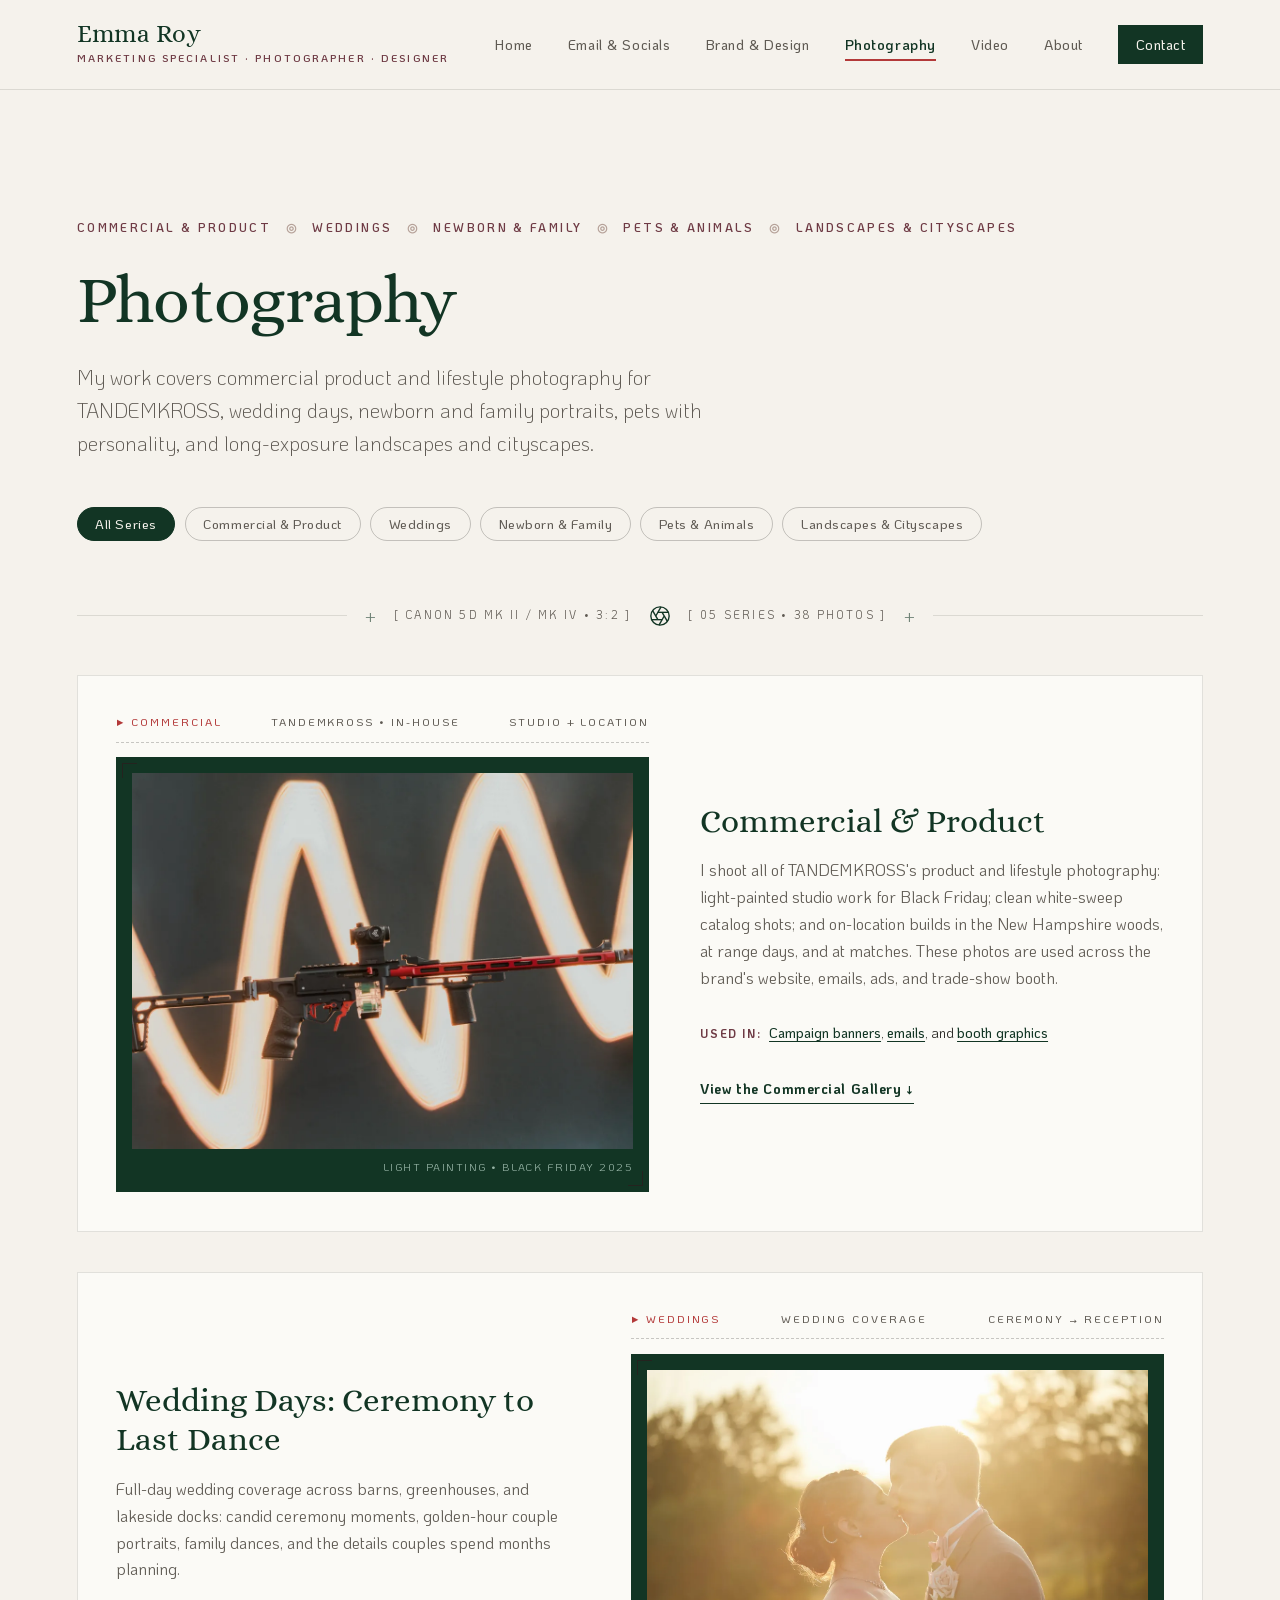
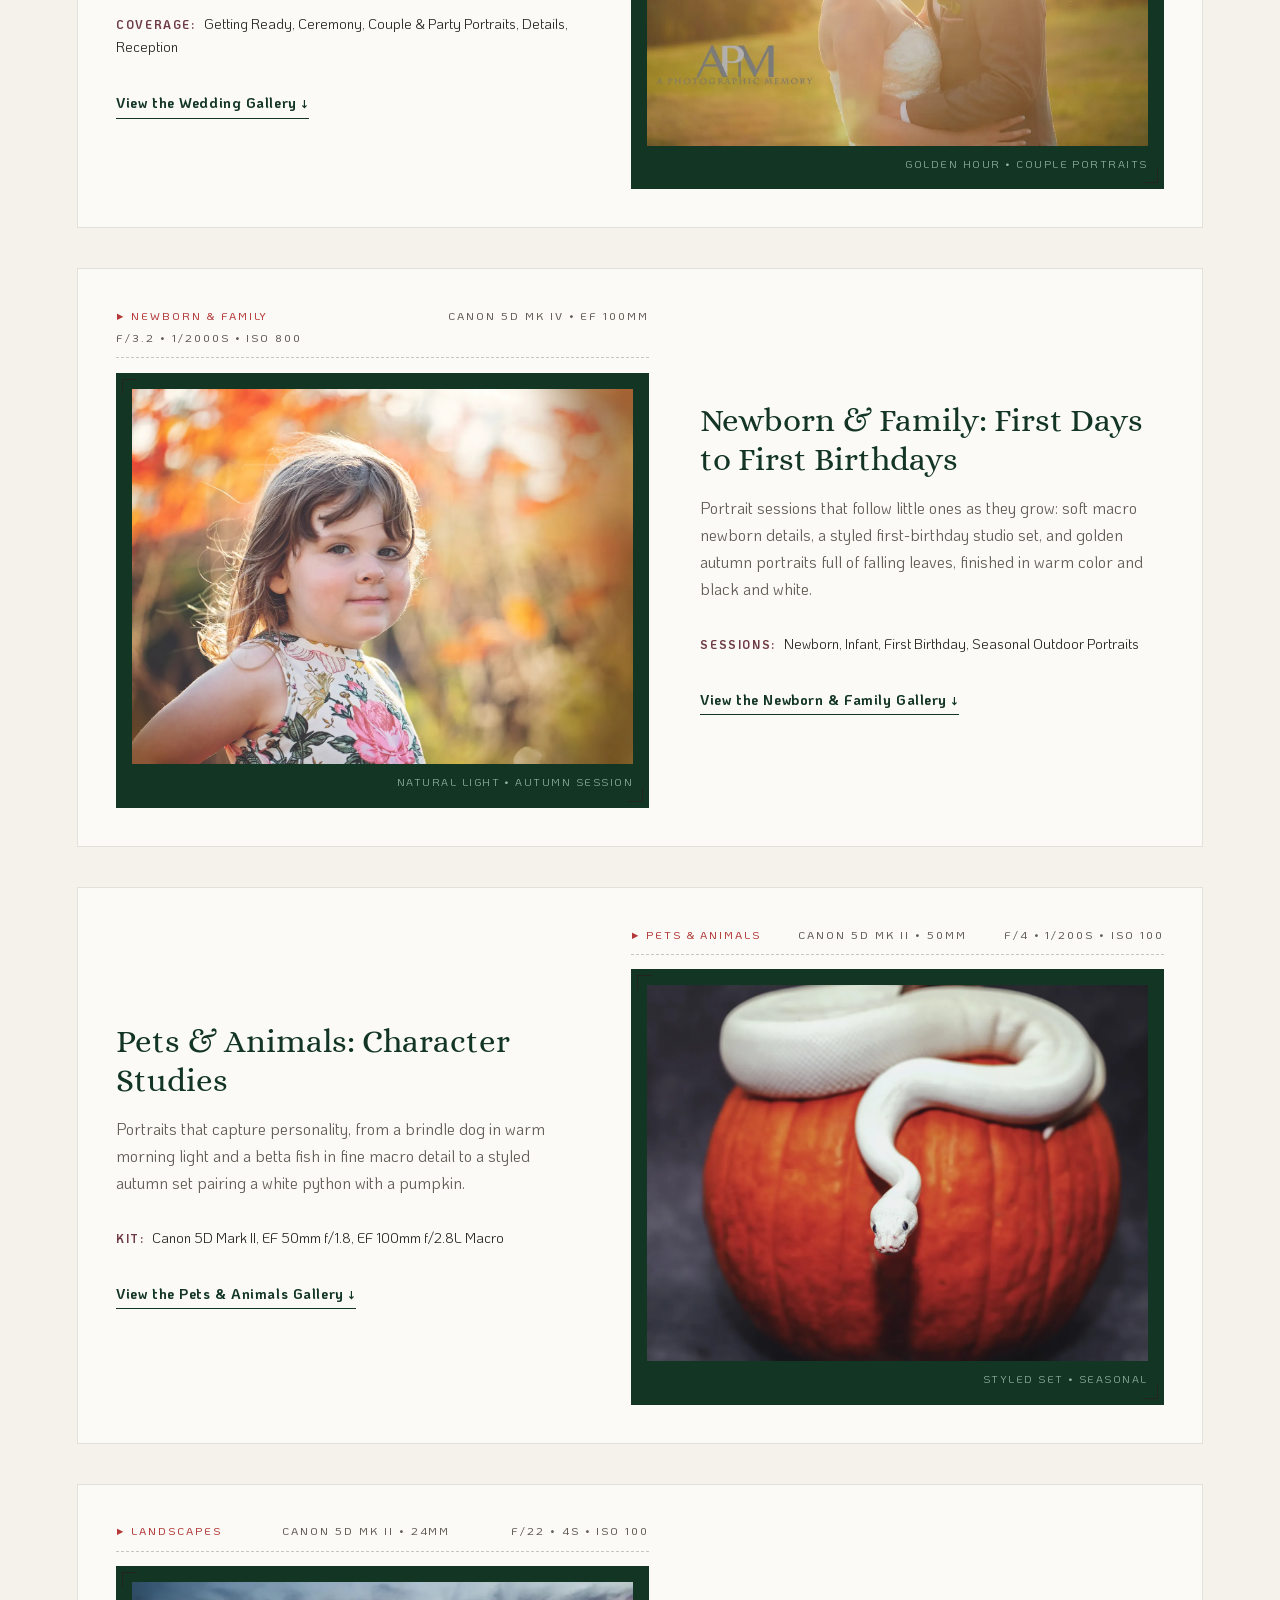
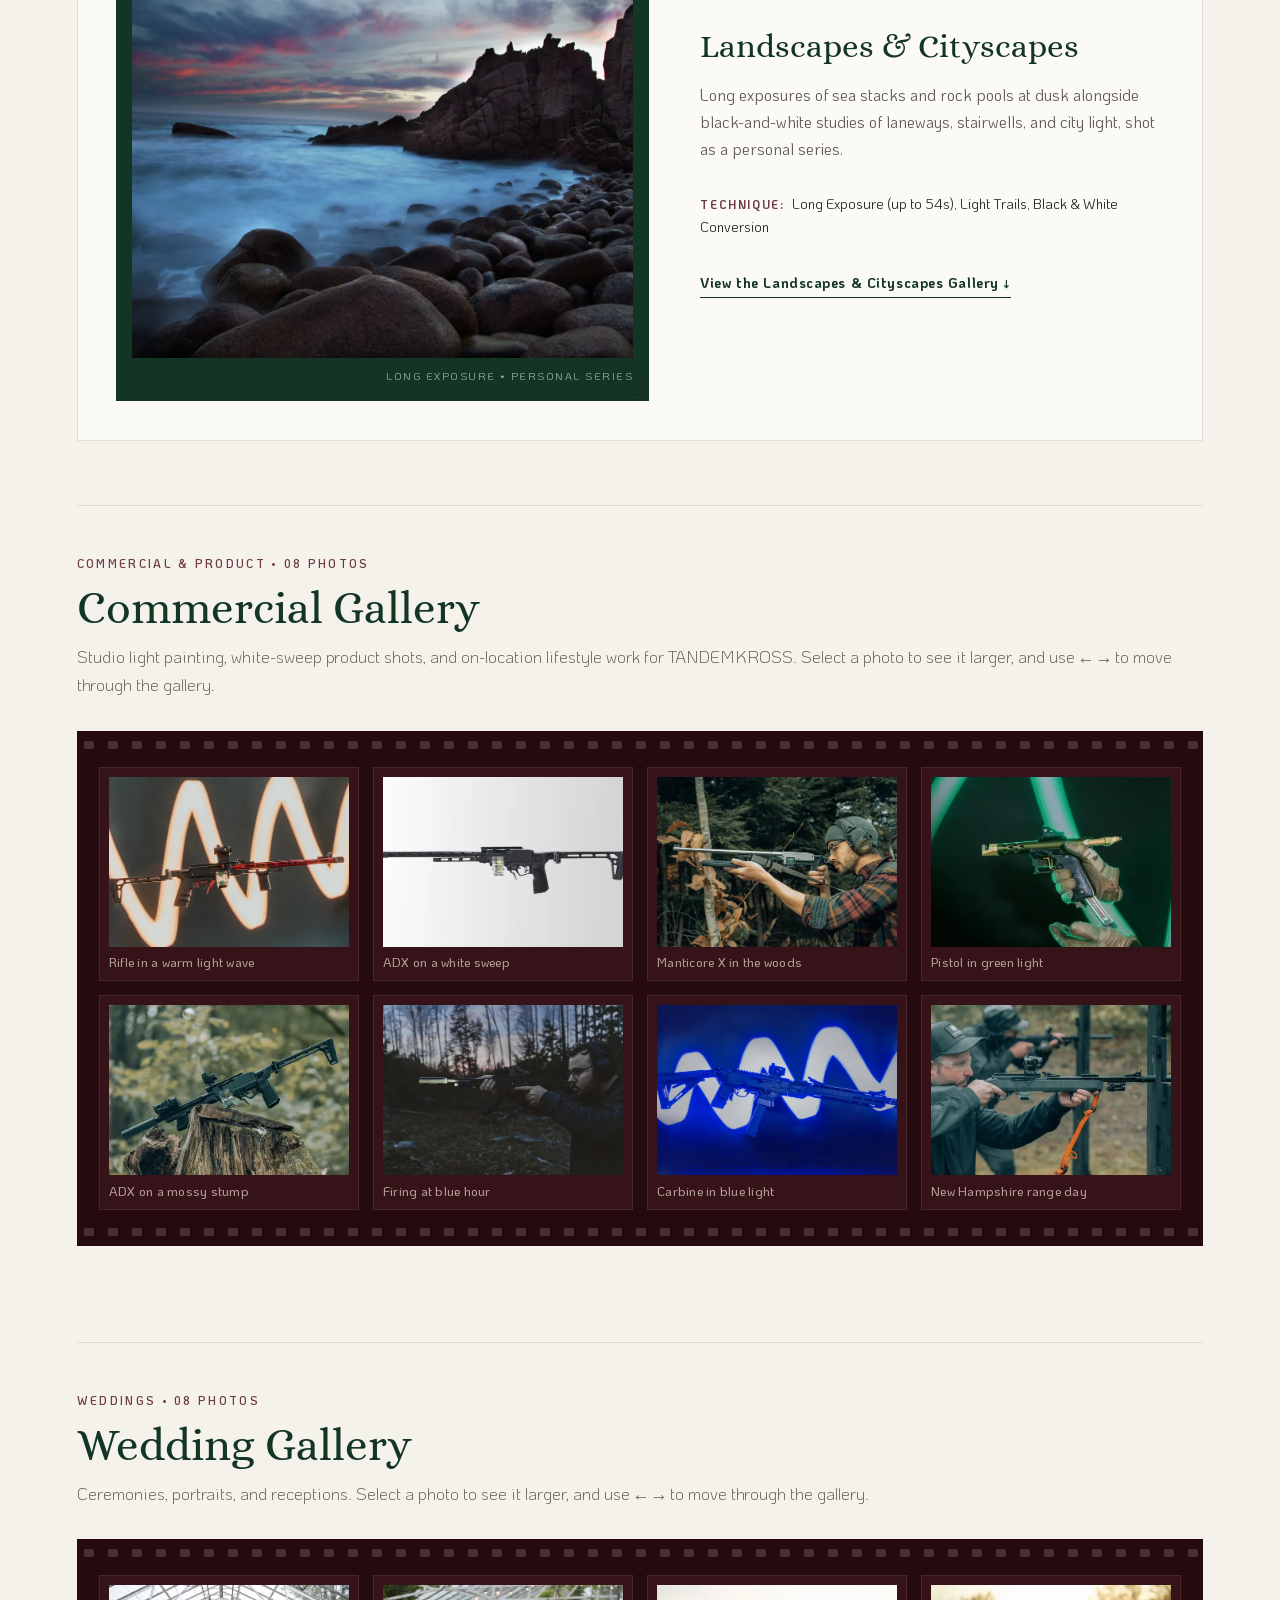
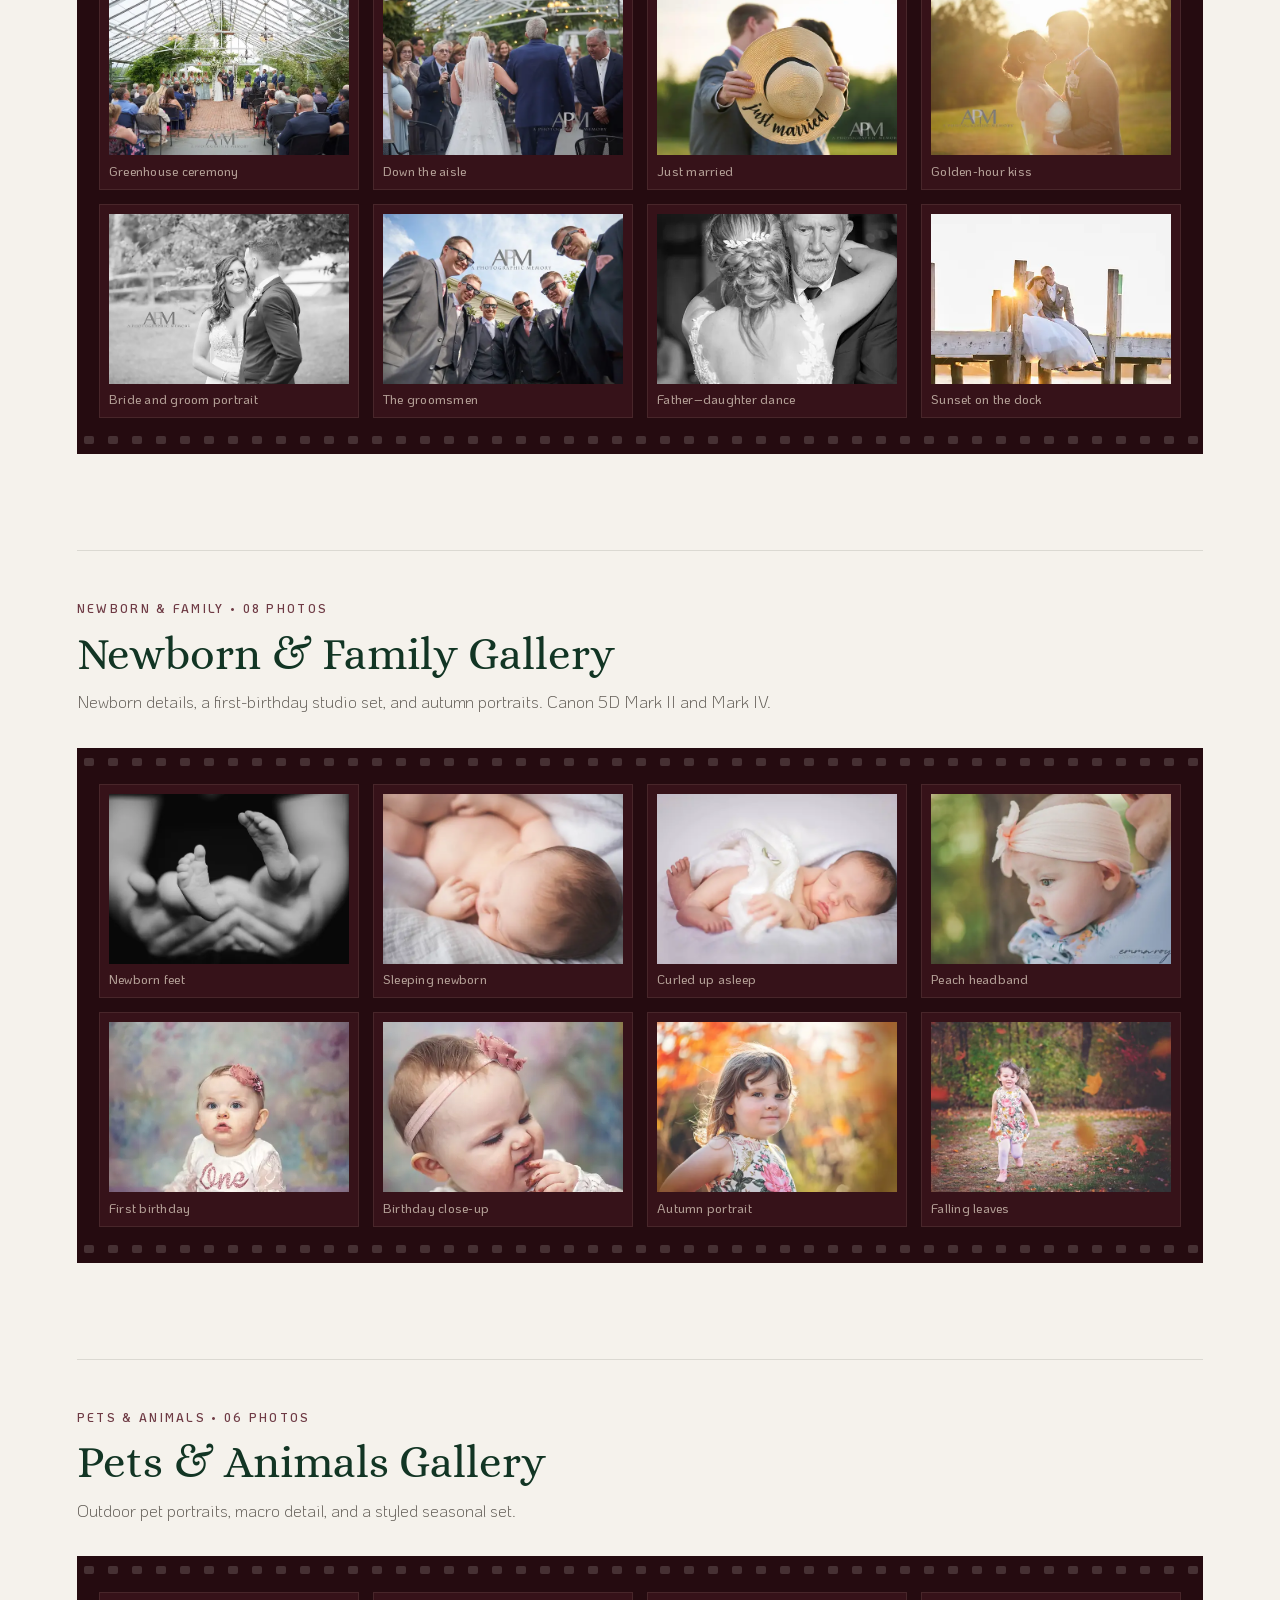
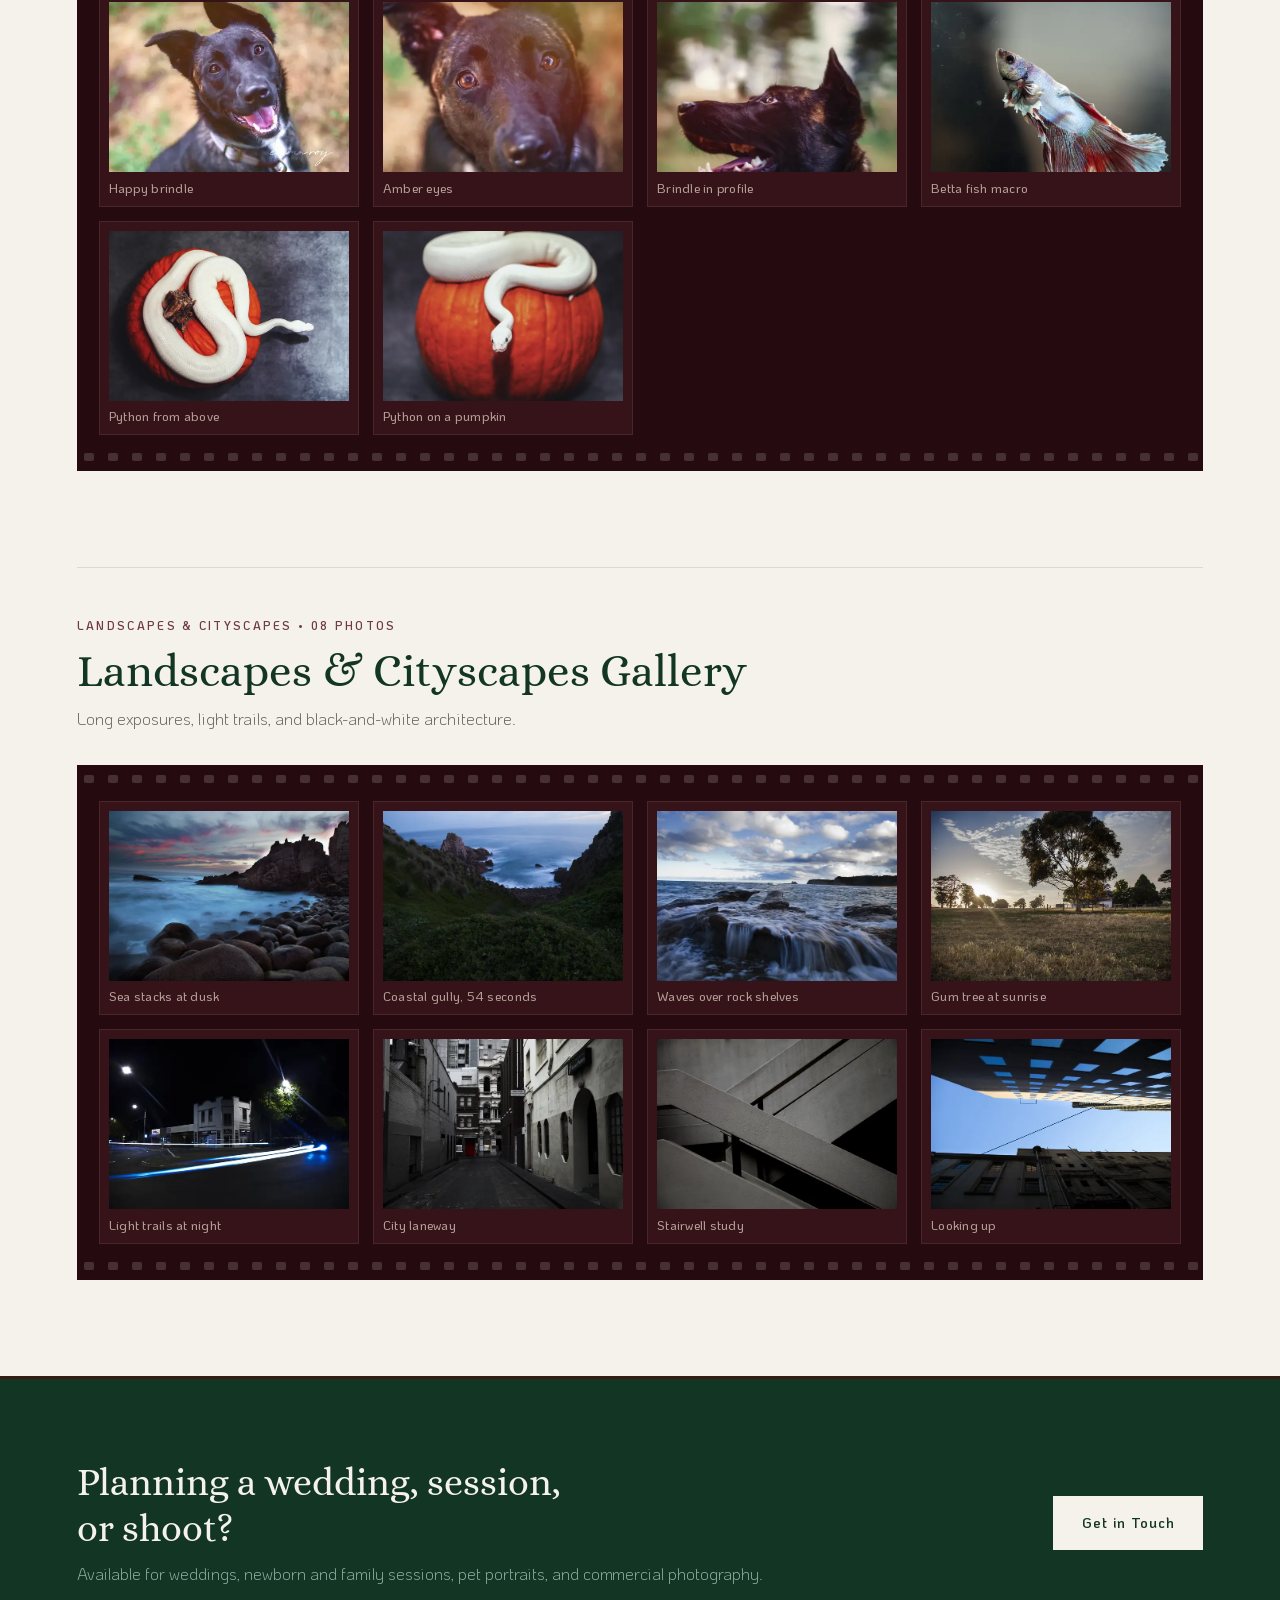
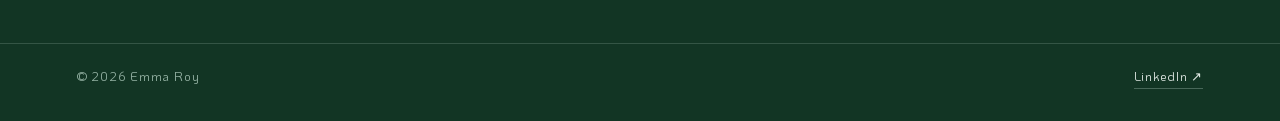
<file: photography.html>
<!DOCTYPE html>
<html lang="en">
<head>
  <meta charset="UTF-8" />
  <meta name="viewport" content="width=device-width, initial-scale=1.0" />
  <title>Photography | Emma Roy</title>
  <meta name="description" content="Photography by Emma Roy: commercial product and lifestyle work, wedding coverage, newborn and family portraits, pet and animal portraits, and long-exposure landscape and cityscape work." />
  <meta property="og:type" content="website" />
  <meta property="og:title" content="Photography | Emma Roy" />
  <meta property="og:description" content="Commercial product work, wedding coverage, newborn and family portraits, pets and animals, and long-exposure landscape and cityscape work." />
  <meta name="theme-color" content="#F5F2EC" />
  <link rel="icon" href="favicon.svg" type="image/svg+xml" />
  <link rel="stylesheet" href="style.css" />
</head>
<body>

  <header class="site-header">
    <a href="index.html" class="logo">
      <span class="logo-name">Emma Roy</span>
      <span class="logo-role">Marketing Specialist · Photographer · Designer</span>
    </a>
    <nav class="nav-links">
      <a href="index.html">Home</a>
      <a href="email-social.html">Email & Socials</a>
      <a href="brand-design.html">Brand & Design</a>
      <a href="photography.html" class="active">Photography</a>
      <a href="video.html">Video</a>
      <a href="about.html">About</a>
      <a href="https://forms.gle/6zwebDHDZ1jdh2xRA" class="nav-cta" target="_blank" rel="noopener">Contact</a>
    </nav>
  </header>

  <section class="hero-section">
    <div class="hero-meta">
      <span>Commercial & Product</span>
      <span class="aperture-glyph">◎</span>
      <span>Weddings</span>
      <span class="aperture-glyph">◎</span>
      <span>Newborn & Family</span>
      <span class="aperture-glyph">◎</span>
      <span>Pets & Animals</span>
      <span class="aperture-glyph">◎</span>
      <span>Landscapes & Cityscapes</span>
    </div>
    <h1 class="hero-title">Photography</h1>
    <p class="hero-lead">
      My work covers commercial product and lifestyle photography for TANDEMKROSS, wedding days, newborn and family portraits, pets with personality, and long-exposure landscapes and cityscapes.
    </p>

    <div class="filter-bar" aria-label="Filter photography series">
      <button type="button" class="filter-btn active" data-filter="all">All Series</button>
      <button type="button" class="filter-btn" data-filter="commercial">Commercial & Product</button>
      <button type="button" class="filter-btn" data-filter="weddings">Weddings</button>
      <button type="button" class="filter-btn" data-filter="family">Newborn & Family</button>
      <button type="button" class="filter-btn" data-filter="animals">Pets & Animals</button>
      <button type="button" class="filter-btn" data-filter="landscape">Landscapes & Cityscapes</button>
    </div>
  </section>

  <div class="photo-divider">
    <span class="crop-mark">+</span>
    <span class="aspect-stamp">[ CANON 5D MK II / MK IV • 3:2 ]</span>
    <span class="aperture-icon">
      <svg width="22" height="22" viewBox="0 0 24 24" fill="none" stroke="currentColor" stroke-width="1.5" aria-hidden="true">
        <circle cx="12" cy="12" r="10"/>
        <line x1="14.31" y1="8" x2="20.05" y2="17.94"/>
        <line x1="9.69" y1="8" x2="21.17" y2="8"/>
        <line x1="7.38" y1="12" x2="13.12" y2="2.06"/>
        <line x1="9.69" y1="16" x2="3.95" y2="6.06"/>
        <line x1="14.31" y1="16" x2="2.83" y2="16"/>
        <line x1="16.62" y1="12" x2="10.88" y2="21.94"/>
      </svg>
    </span>
    <span class="aspect-stamp">[ 05 SERIES • 38 PHOTOS ]</span>
    <span class="crop-mark">+</span>
  </div>

  <main class="case-study-feed">

    <article class="case-card" data-category="commercial">
      <div class="card-visual">
        <div class="film-rebate-strip">
          <span class="rebate-code">▶ COMMERCIAL</span>
          <span class="film-stock">TANDEMKROSS • IN-HOUSE</span>
          <span class="exposure-spec">STUDIO + LOCATION</span>
        </div>
        <div class="media-container">
          <img src="images/web/commercial/studio-light-painting-1-lg.webp"
               alt="Chassis rifle with a red rail suspended in a warm white light-painted wave"
               width="1200" height="800" decoding="async" />
          <div class="film-stamp">LIGHT PAINTING • BLACK FRIDAY 2025</div>
        </div>
      </div>

      <div class="card-info">
        <h2 class="project-title">Commercial & Product</h2>
        <p class="project-summary">
          I shoot all of TANDEMKROSS's product and lifestyle photography: light-painted studio work for Black Friday; clean white-sweep catalog shots; and on-location builds in the New Hampshire woods, at range days, and at matches. These photos are used across the brand's website, emails, ads, and trade-show booth.
        </p>

        <div class="roles-delivered">
          <span>USED IN:</span> <a href="brand-design.html#black-friday" class="inline-link">Campaign banners</a>, <a href="email-social.html#campaigns" class="inline-link">emails</a>, and <a href="brand-design.html#booth" class="inline-link">booth graphics</a>
        </div>

        <a href="#roll-commercial" class="view-case-link">View the Commercial Gallery ↓</a>
      </div>
    </article>

    <article class="case-card reverse" data-category="weddings">
      <div class="card-visual">
        <div class="film-rebate-strip">
          <span class="rebate-code">▶ WEDDINGS</span>
          <span class="film-stock">WEDDING COVERAGE</span>
          <span class="exposure-spec">CEREMONY → RECEPTION</span>
        </div>
        <div class="media-container">
          <img src="images/web/weddings/wedding-golden-hour-lg.webp"
               alt="Bride and groom kissing in a field, backlit by golden-hour sun"
               width="1600" height="1066" decoding="async" />
          <div class="film-stamp">GOLDEN HOUR • COUPLE PORTRAITS</div>
        </div>
      </div>

      <div class="card-info">
        <h2 class="project-title">Wedding Days: Ceremony to Last Dance</h2>
        <p class="project-summary">
          Full-day wedding coverage across barns, greenhouses, and lakeside docks: candid ceremony moments, golden-hour couple portraits, family dances, and the details couples spend months planning.
        </p>

        <div class="roles-delivered">
          <span>COVERAGE:</span> Getting Ready, Ceremony, Couple & Party Portraits, Details, Reception
        </div>

        <a href="#roll-weddings" class="view-case-link">View the Wedding Gallery ↓</a>
      </div>
    </article>

    <article class="case-card" data-category="family">
      <div class="card-visual">
        <div class="film-rebate-strip">
          <span class="rebate-code">▶ NEWBORN & FAMILY</span>
          <span class="film-stock">CANON 5D MK IV • EF 100MM</span>
          <span class="exposure-spec">f/3.2 • 1/2000s • ISO 800</span>
        </div>
        <div class="media-container">
          <img src="images/web/family/toddler-autumn-portrait-lg.webp"
               alt="Young girl in a floral dress smiling softly against glowing orange autumn leaves"
               width="1600" height="1067" loading="lazy" decoding="async" />
          <div class="film-stamp">NATURAL LIGHT • AUTUMN SESSION</div>
        </div>
      </div>

      <div class="card-info">
        <h2 class="project-title">Newborn & Family: First Days to First Birthdays</h2>
        <p class="project-summary">
          Portrait sessions that follow little ones as they grow: soft macro newborn details, a styled first-birthday studio set, and golden autumn portraits full of falling leaves, finished in warm color and black and white.
        </p>

        <div class="roles-delivered">
          <span>SESSIONS:</span> Newborn, Infant, First Birthday, Seasonal Outdoor Portraits
        </div>

        <a href="#roll-family" class="view-case-link">View the Newborn & Family Gallery ↓</a>
      </div>
    </article>

    <article class="case-card reverse" data-category="animals">
      <div class="card-visual">
        <div class="film-rebate-strip">
          <span class="rebate-code">▶ PETS & ANIMALS</span>
          <span class="film-stock">CANON 5D MK II • 50MM</span>
          <span class="exposure-spec">f/4 • 1/200s • ISO 100</span>
        </div>
        <div class="media-container">
          <img src="images/web/animals/python-pumpkin-lg.webp"
               alt="White python coiled on top of a bright orange pumpkin against a dark textured backdrop"
               width="1600" height="1067" loading="lazy" decoding="async" />
          <div class="film-stamp">STYLED SET • SEASONAL</div>
        </div>
      </div>

      <div class="card-info">
        <h2 class="project-title">Pets & Animals: Character Studies</h2>
        <p class="project-summary">
          Portraits that capture personality, from a brindle dog in warm morning light and a betta fish in fine macro detail to a styled autumn set pairing a white python with a pumpkin.
        </p>

        <div class="roles-delivered">
          <span>KIT:</span> Canon 5D Mark II, EF 50mm f/1.8, EF 100mm f/2.8L Macro
        </div>

        <a href="#roll-animals" class="view-case-link">View the Pets & Animals Gallery ↓</a>
      </div>
    </article>

    <article class="case-card" data-category="landscape">
      <div class="card-visual">
        <div class="film-rebate-strip">
          <span class="rebate-code">▶ LANDSCAPES</span>
          <span class="film-stock">CANON 5D MK II • 24MM</span>
          <span class="exposure-spec">f/22 • 4s • ISO 100</span>
        </div>
        <div class="media-container">
          <img src="images/web/landscapes/coast-sea-stacks-dusk-lg.webp"
               alt="Long exposure of rocky sea stacks at dusk, the water smoothed to mist over boulders"
               width="1200" height="800" loading="lazy" decoding="async" />
          <div class="film-stamp">LONG EXPOSURE • PERSONAL SERIES</div>
        </div>
      </div>

      <div class="card-info">
        <h2 class="project-title">Landscapes & Cityscapes</h2>
        <p class="project-summary">
          Long exposures of sea stacks and rock pools at dusk alongside black-and-white studies of laneways, stairwells, and city light, shot as a personal series.
        </p>

        <div class="roles-delivered">
          <span>TECHNIQUE:</span> Long Exposure (up to 54s), Light Trails, Black & White Conversion
        </div>

        <a href="#roll-landscape" class="view-case-link">View the Landscapes & Cityscapes Gallery ↓</a>
      </div>
    </article>

  </main>

  <section id="roll-commercial" class="contact-sheet-section filter-section" data-category="commercial">
    <div class="section-header-wrap">
      <div class="sheet-meta">COMMERCIAL & PRODUCT • 08 PHOTOS</div>
      <h2 class="sheet-title">Commercial Gallery</h2>
      <p class="sheet-subtitle">Studio light painting, white-sweep product shots, and on-location lifestyle work for TANDEMKROSS. Select a photo to see it larger, and use ← → to move through the gallery.</p>
    </div>

    <div class="contact-sheet">
      <button type="button" class="contact-frame" data-full="images/web/commercial/studio-light-painting-1-lg.webp">
        <span class="contact-thumb"><img src="images/web/commercial/studio-light-painting-1-sm.webp" width="640" height="427" alt="Chassis rifle with a red rail suspended in a warm white light-painted wave" loading="lazy" decoding="async" /></span><span class="frame-caption">Rifle in a warm light wave</span>
      </button>
      <button type="button" class="contact-frame" data-full="images/web/commercial/studio-adx-rifle-lg.webp">
        <span class="contact-thumb"><img src="images/web/commercial/studio-adx-rifle-sm.webp" width="640" height="427" alt="ADX race rifle on a seamless white studio sweep" loading="lazy" decoding="async" /></span><span class="frame-caption">ADX on a white sweep</span>
      </button>
      <button type="button" class="contact-frame" data-full="images/web/commercial/lifestyle-hunter-build-lg.webp">
        <span class="contact-thumb"><img src="images/web/commercial/lifestyle-hunter-build-sm.webp" width="640" height="427" alt="Hunter in flannel aiming a Manticore X build in the woods" loading="lazy" decoding="async" /></span><span class="frame-caption">Manticore X in the woods</span>
      </button>
      <button type="button" class="contact-frame" data-full="images/web/commercial/studio-light-painting-2-lg.webp">
        <span class="contact-thumb"><img src="images/web/commercial/studio-light-painting-2-sm.webp" width="640" height="427" alt="Gloved hands holding a gold-accented pistol between streaks of green light" loading="lazy" decoding="async" /></span><span class="frame-caption">Pistol in green light</span>
      </button>
      <button type="button" class="contact-frame" data-full="images/web/commercial/lifestyle-adx-stump-lg.webp">
        <span class="contact-thumb"><img src="images/web/commercial/lifestyle-adx-stump-sm.webp" width="640" height="427" alt="ADX build resting on a mossy stump in the forest" loading="lazy" decoding="async" /></span><span class="frame-caption">ADX on a mossy stump</span>
      </button>
      <button type="button" class="contact-frame" data-full="images/web/commercial/lifestyle-tactical-dusk-lg.webp">
        <span class="contact-thumb"><img src="images/web/commercial/lifestyle-tactical-dusk-sm.webp" width="640" height="427" alt="Shooter firing a tactical build in the woods at blue hour" loading="lazy" decoding="async" /></span><span class="frame-caption">Firing at blue hour</span>
      </button>
      <button type="button" class="contact-frame" data-full="images/web/commercial/studio-light-painting-5-lg.webp">
        <span class="contact-thumb"><img src="images/web/commercial/studio-light-painting-5-sm.webp" width="640" height="427" alt="Carbine with a long magazine in front of a blue light-painted wave" loading="lazy" decoding="async" /></span><span class="frame-caption">Carbine in blue light</span>
      </button>
      <button type="button" class="contact-frame" data-full="images/web/commercial/lifestyle-range-day-2-lg.webp">
        <span class="contact-thumb"><img src="images/web/commercial/lifestyle-range-day-2-sm.webp" width="640" height="427" alt="Two shooters on the firing line at a New Hampshire range day" loading="lazy" decoding="async" /></span><span class="frame-caption">New Hampshire range day</span>
      </button>
    </div>
  </section>

  <section id="roll-weddings" class="contact-sheet-section filter-section" data-category="weddings">
    <div class="section-header-wrap">
      <div class="sheet-meta">WEDDINGS • 08 PHOTOS</div>
      <h2 class="sheet-title">Wedding Gallery</h2>
      <p class="sheet-subtitle">Ceremonies, portraits, and receptions. Select a photo to see it larger, and use ← → to move through the gallery.</p>
    </div>

    <div class="contact-sheet">
      <button type="button" class="contact-frame" data-full="images/web/weddings/wedding-greenhouse-ceremony-lg.webp">
        <span class="contact-thumb"><img src="images/web/weddings/wedding-greenhouse-ceremony-sm.webp" width="640" height="427" alt="Guests watching a ceremony inside a glass greenhouse" loading="lazy" decoding="async" /></span><span class="frame-caption">Greenhouse ceremony</span>
      </button>
      <button type="button" class="contact-frame" data-full="images/web/weddings/wedding-aisle-walk-lg.webp">
        <span class="contact-thumb"><img src="images/web/weddings/wedding-aisle-walk-sm.webp" width="640" height="427" alt="Bride walking down the aisle on her father's arm as guests look on" loading="lazy" decoding="async" /></span><span class="frame-caption">Down the aisle</span>
      </button>
      <button type="button" class="contact-frame" data-full="images/web/weddings/wedding-just-married-lg.webp">
        <span class="contact-thumb"><img src="images/web/weddings/wedding-just-married-sm.webp" width="640" height="427" alt="Couple kissing behind a straw hat that reads 'just married'" loading="lazy" decoding="async" /></span><span class="frame-caption">Just married</span>
      </button>
      <button type="button" class="contact-frame" data-full="images/web/weddings/wedding-golden-hour-lg.webp">
        <span class="contact-thumb"><img src="images/web/weddings/wedding-golden-hour-sm.webp" width="640" height="427" alt="Bride and groom kissing in a field, backlit by golden-hour sun" loading="lazy" decoding="async" /></span><span class="frame-caption">Golden-hour kiss</span>
      </button>
      <button type="button" class="contact-frame" data-full="images/web/weddings/wedding-portrait-bw-lg.webp">
        <span class="contact-thumb"><img src="images/web/weddings/wedding-portrait-bw-sm.webp" width="640" height="427" alt="Black and white portrait of the bride smiling at the groom" loading="lazy" decoding="async" /></span><span class="frame-caption">Bride and groom portrait</span>
      </button>
      <button type="button" class="contact-frame" data-full="images/web/weddings/wedding-groomsmen-lg.webp">
        <span class="contact-thumb"><img src="images/web/weddings/wedding-groomsmen-sm.webp" width="640" height="427" alt="Low-angle shot of the groomsmen in sunglasses against a blue sky" loading="lazy" decoding="async" /></span><span class="frame-caption">The groomsmen</span>
      </button>
      <button type="button" class="contact-frame" data-full="images/web/weddings/wedding-father-daughter-dance-lg.webp">
        <span class="contact-thumb"><img src="images/web/weddings/wedding-father-daughter-dance-sm.webp" width="427" height="640" alt="Black and white image of the bride embracing her father during their dance" loading="lazy" decoding="async" /></span><span class="frame-caption">Father–daughter dance</span>
      </button>
      <button type="button" class="contact-frame" data-full="images/web/weddings/wedding-dock-sunset-lg.webp">
        <span class="contact-thumb"><img src="images/web/weddings/wedding-dock-sunset-sm.webp" width="427" height="640" alt="Couple seated at the end of a lake dock at sunset" loading="lazy" decoding="async" /></span><span class="frame-caption">Sunset on the dock</span>
      </button>
    </div>
  </section>

  <section id="roll-family" class="contact-sheet-section filter-section" data-category="family">
    <div class="section-header-wrap">
      <div class="sheet-meta">NEWBORN & FAMILY • 08 PHOTOS</div>
      <h2 class="sheet-title">Newborn & Family Gallery</h2>
      <p class="sheet-subtitle">Newborn details, a first-birthday studio set, and autumn portraits. Canon 5D Mark II and Mark IV.</p>
    </div>

    <div class="contact-sheet">
      <button type="button" class="contact-frame" data-full="images/web/family/newborn-feet-bw-lg.webp" data-spec="EF 50mm • f/1.8 • 1/200s • ISO 100">
        <span class="contact-thumb"><img src="images/web/family/newborn-feet-bw-sm.webp" width="640" height="427" alt="Black and white image of a newborn's feet cradled in a parent's hands" loading="lazy" decoding="async" /></span><span class="frame-caption">Newborn feet</span>
      </button>
      <button type="button" class="contact-frame" data-full="images/web/family/newborn-sleeping-lg.webp" data-spec="EF 50mm • f/2.5 • 1/200s • ISO 400">
        <span class="contact-thumb"><img src="images/web/family/newborn-sleeping-sm.webp" width="640" height="427" alt="Newborn sleeping on white linen, hand tucked under chin" loading="lazy" decoding="async" /></span><span class="frame-caption">Sleeping newborn</span>
      </button>
      <button type="button" class="contact-frame" data-full="images/web/family/newborn-curled-lg.webp" data-spec="EF 50mm • f/1.8 • 1/200s • ISO 100">
        <span class="contact-thumb"><img src="images/web/family/newborn-curled-sm.webp" width="640" height="427" alt="Newborn baby asleep, curled on a soft white blanket" loading="lazy" decoding="async" /></span><span class="frame-caption">Curled up asleep</span>
      </button>
      <button type="button" class="contact-frame" data-full="images/web/family/baby-headband-lg.webp" data-spec="EF 50mm • f/1.8 • 1/200s • ISO 100">
        <span class="contact-thumb"><img src="images/web/family/baby-headband-sm.webp" width="640" height="427" alt="Baby in a peach headband gazing to the side while held on a parent's shoulder" loading="lazy" decoding="async" /></span><span class="frame-caption">Peach headband</span>
      </button>
      <button type="button" class="contact-frame" data-full="images/web/family/first-birthday-seated-lg.webp" data-spec="EF 50mm • f/1.8 • 1/200s • ISO 100">
        <span class="contact-thumb"><img src="images/web/family/first-birthday-seated-sm.webp" width="427" height="640" alt="Baby in a sparkly 'One' top and pink tutu seated before a painted floral backdrop" loading="lazy" decoding="async" /></span><span class="frame-caption">First birthday</span>
      </button>
      <button type="button" class="contact-frame" data-full="images/web/family/first-birthday-closeup-lg.webp" data-spec="EF 50mm • f/1.8 • 1/200s • ISO 100">
        <span class="contact-thumb"><img src="images/web/family/first-birthday-closeup-sm.webp" width="427" height="640" alt="Close portrait of a first-birthday girl in a lace top, fingers in her mouth" loading="lazy" decoding="async" /></span><span class="frame-caption">Birthday close-up</span>
      </button>
      <button type="button" class="contact-frame" data-full="images/web/family/toddler-autumn-portrait-lg.webp" data-spec="5D Mark IV • EF 100mm Macro • f/3.2 • 1/2000s • ISO 800">
        <span class="contact-thumb"><img src="images/web/family/toddler-autumn-portrait-sm.webp" width="640" height="427" alt="Young girl in a floral dress smiling softly against glowing orange autumn leaves" loading="lazy" decoding="async" /></span><span class="frame-caption">Autumn portrait</span>
      </button>
      <button type="button" class="contact-frame" data-full="images/web/family/toddler-autumn-leaves-lg.webp" data-spec="5D Mark IV • EF 100mm Macro • f/3.5 • 1/640s • ISO 800">
        <span class="contact-thumb"><img src="images/web/family/toddler-autumn-leaves-sm.webp" width="640" height="426" alt="Young girl running down a wooded path as autumn leaves fall around her" loading="lazy" decoding="async" /></span><span class="frame-caption">Falling leaves</span>
      </button>
    </div>
  </section>

  <section id="roll-animals" class="contact-sheet-section filter-section" data-category="animals">
    <div class="section-header-wrap">
      <div class="sheet-meta">PETS & ANIMALS • 06 PHOTOS</div>
      <h2 class="sheet-title">Pets & Animals Gallery</h2>
      <p class="sheet-subtitle">Outdoor pet portraits, macro detail, and a styled seasonal set.</p>
    </div>

    <div class="contact-sheet">
      <button type="button" class="contact-frame" data-full="images/web/animals/dog-brindle-sitting-lg.webp" data-spec="EF 50mm • f/1.8 • 1/180s • ISO 100">
        <span class="contact-thumb"><img src="images/web/animals/dog-brindle-sitting-sm.webp" width="427" height="640" alt="Happy brindle dog sitting in the grass, ears up and mouth open" loading="lazy" decoding="async" /></span><span class="frame-caption">Happy brindle</span>
      </button>
      <button type="button" class="contact-frame" data-full="images/web/animals/dog-brindle-closeup-lg.webp" data-spec="EF 50mm • f/1.8 • 1/200s • ISO 100">
        <span class="contact-thumb"><img src="images/web/animals/dog-brindle-closeup-sm.webp" width="512" height="640" alt="Close-up of a brindle dog looking up into the camera with amber eyes" loading="lazy" decoding="async" /></span><span class="frame-caption">Amber eyes</span>
      </button>
      <button type="button" class="contact-frame" data-full="images/web/animals/dog-brindle-profile-lg.webp" data-spec="EF 50mm • f/1.8 • 1/180s • ISO 100">
        <span class="contact-thumb"><img src="images/web/animals/dog-brindle-profile-sm.webp" width="512" height="640" alt="Profile of a brindle dog panting happily against a soft green background" loading="lazy" decoding="async" /></span><span class="frame-caption">Brindle in profile</span>
      </button>
      <button type="button" class="contact-frame" data-full="images/web/animals/betta-fish-macro-lg.webp" data-spec="EF 100mm Macro • f/2.8 • 1/750s • ISO 800">
        <span class="contact-thumb"><img src="images/web/animals/betta-fish-macro-sm.webp" width="640" height="427" alt="Macro of a blue, white, and red betta fish with flowing fins" loading="lazy" decoding="async" /></span><span class="frame-caption">Betta fish macro</span>
      </button>
      <button type="button" class="contact-frame" data-full="images/web/animals/python-pumpkin-overhead-lg.webp" data-spec="EF 50mm • f/4 • 1/200s • ISO 100">
        <span class="contact-thumb"><img src="images/web/animals/python-pumpkin-overhead-sm.webp" width="640" height="427" alt="Overhead view of a white python coiled around a pumpkin stem" loading="lazy" decoding="async" /></span><span class="frame-caption">Python from above</span>
      </button>
      <button type="button" class="contact-frame" data-full="images/web/animals/python-pumpkin-lg.webp" data-spec="EF 50mm • f/4 • 1/200s • ISO 100">
        <span class="contact-thumb"><img src="images/web/animals/python-pumpkin-sm.webp" width="640" height="427" alt="White python coiled on top of a bright orange pumpkin against a dark textured backdrop" loading="lazy" decoding="async" /></span><span class="frame-caption">Python on a pumpkin</span>
      </button>
    </div>
  </section>

  <section id="roll-landscape" class="contact-sheet-section filter-section" data-category="landscape">
    <div class="section-header-wrap">
      <div class="sheet-meta">LANDSCAPES & CITYSCAPES • 08 PHOTOS</div>
      <h2 class="sheet-title">Landscapes & Cityscapes Gallery</h2>
      <p class="sheet-subtitle">Long exposures, light trails, and black-and-white architecture.</p>
    </div>

    <div class="contact-sheet">
      <button type="button" class="contact-frame" data-full="images/web/landscapes/coast-sea-stacks-dusk-lg.webp" data-spec="24mm • f/22 • 4s • ISO 100">
        <span class="contact-thumb"><img src="images/web/landscapes/coast-sea-stacks-dusk-sm.webp" width="640" height="427" alt="Long exposure of rocky sea stacks at dusk, the water smoothed to mist over boulders" loading="lazy" decoding="async" /></span><span class="frame-caption">Sea stacks at dusk</span>
      </button>
      <button type="button" class="contact-frame" data-full="images/web/landscapes/coast-long-exposure-lg.webp" data-spec="24mm • f/13 • 54s • ISO 100">
        <span class="contact-thumb"><img src="images/web/landscapes/coast-long-exposure-sm.webp" width="640" height="427" alt="Fifty-four second exposure of a green coastal gully opening onto a misty sea" loading="lazy" decoding="async" /></span><span class="frame-caption">Coastal gully, 54 seconds</span>
      </button>
      <button type="button" class="contact-frame" data-full="images/web/landscapes/coast-rock-pools-lg.webp" data-spec="28mm • f/22 • 1/6s • ISO 100">
        <span class="contact-thumb"><img src="images/web/landscapes/coast-rock-pools-sm.webp" width="640" height="427" alt="Waves pouring off rock shelves under a cloud-filled sky" loading="lazy" decoding="async" /></span><span class="frame-caption">Waves over rock shelves</span>
      </button>
      <button type="button" class="contact-frame" data-full="images/web/landscapes/tree-sunrise-lg.webp" data-spec="EF 24-105mm @ 24mm • f/4 • 1/4000s • ISO 400">
        <span class="contact-thumb"><img src="images/web/landscapes/tree-sunrise-sm.webp" width="640" height="427" alt="Lone gum tree in a grassy park with the sun flaring on the horizon" loading="lazy" decoding="async" /></span><span class="frame-caption">Gum tree at sunrise</span>
      </button>
      <button type="button" class="contact-frame" data-full="images/web/landscapes/street-light-trails-lg.webp" data-spec="24mm • f/4 • 10s • ISO 100">
        <span class="contact-thumb"><img src="images/web/landscapes/street-light-trails-sm.webp" width="640" height="427" alt="Blue car light trails sweeping past a corner building at night" loading="lazy" decoding="async" /></span><span class="frame-caption">Light trails at night</span>
      </button>
      <button type="button" class="contact-frame" data-full="images/web/landscapes/laneway-lg.webp" data-spec="35mm • f/4 • 1/90s • ISO 100">
        <span class="contact-thumb"><img src="images/web/landscapes/laneway-sm.webp" width="640" height="440" alt="Narrow city laneway lined with old stone buildings, a red door at the far end" loading="lazy" decoding="async" /></span><span class="frame-caption">City laneway</span>
      </button>
      <button type="button" class="contact-frame" data-full="images/web/landscapes/stairs-bw-lg.webp" data-spec="80mm • f/4 • 1/30s • ISO 100">
        <span class="contact-thumb"><img src="images/web/landscapes/stairs-bw-sm.webp" width="640" height="427" alt="Abstract black and white study of concrete stairwell diagonals" loading="lazy" decoding="async" /></span><span class="frame-caption">Stairwell study</span>
      </button>
      <button type="button" class="contact-frame" data-full="images/web/landscapes/looking-up-lg.webp" data-spec="24mm • f/5.6 • 1/125s • ISO 100">
        <span class="contact-thumb"><img src="images/web/landscapes/looking-up-sm.webp" width="640" height="427" alt="Looking straight up between buildings at a grid of sky-blue windows" loading="lazy" decoding="async" /></span><span class="frame-caption">Looking up</span>
      </button>
    </div>
  </section>

  <footer class="site-footer">
    <div class="footer-wrap">
      <div>
        <h3>Planning a wedding, session, or shoot?</h3>
        <p>Available for weddings, newborn and family sessions, pet portraits, and commercial photography.</p>
      </div>
      <a href="https://forms.gle/6zwebDHDZ1jdh2xRA" class="footer-btn" target="_blank" rel="noopener">Get in Touch</a>
    </div>
    <div class="footer-base">
      <span>&copy; 2026 Emma Roy</span>
      <span class="footer-links"><a href="https://www.linkedin.com/in/emma-roy" target="_blank" rel="noopener">LinkedIn ↗</a></span>
    </div>
  </footer>

  <script src="script.js"></script>
</body>
</html>
</file>
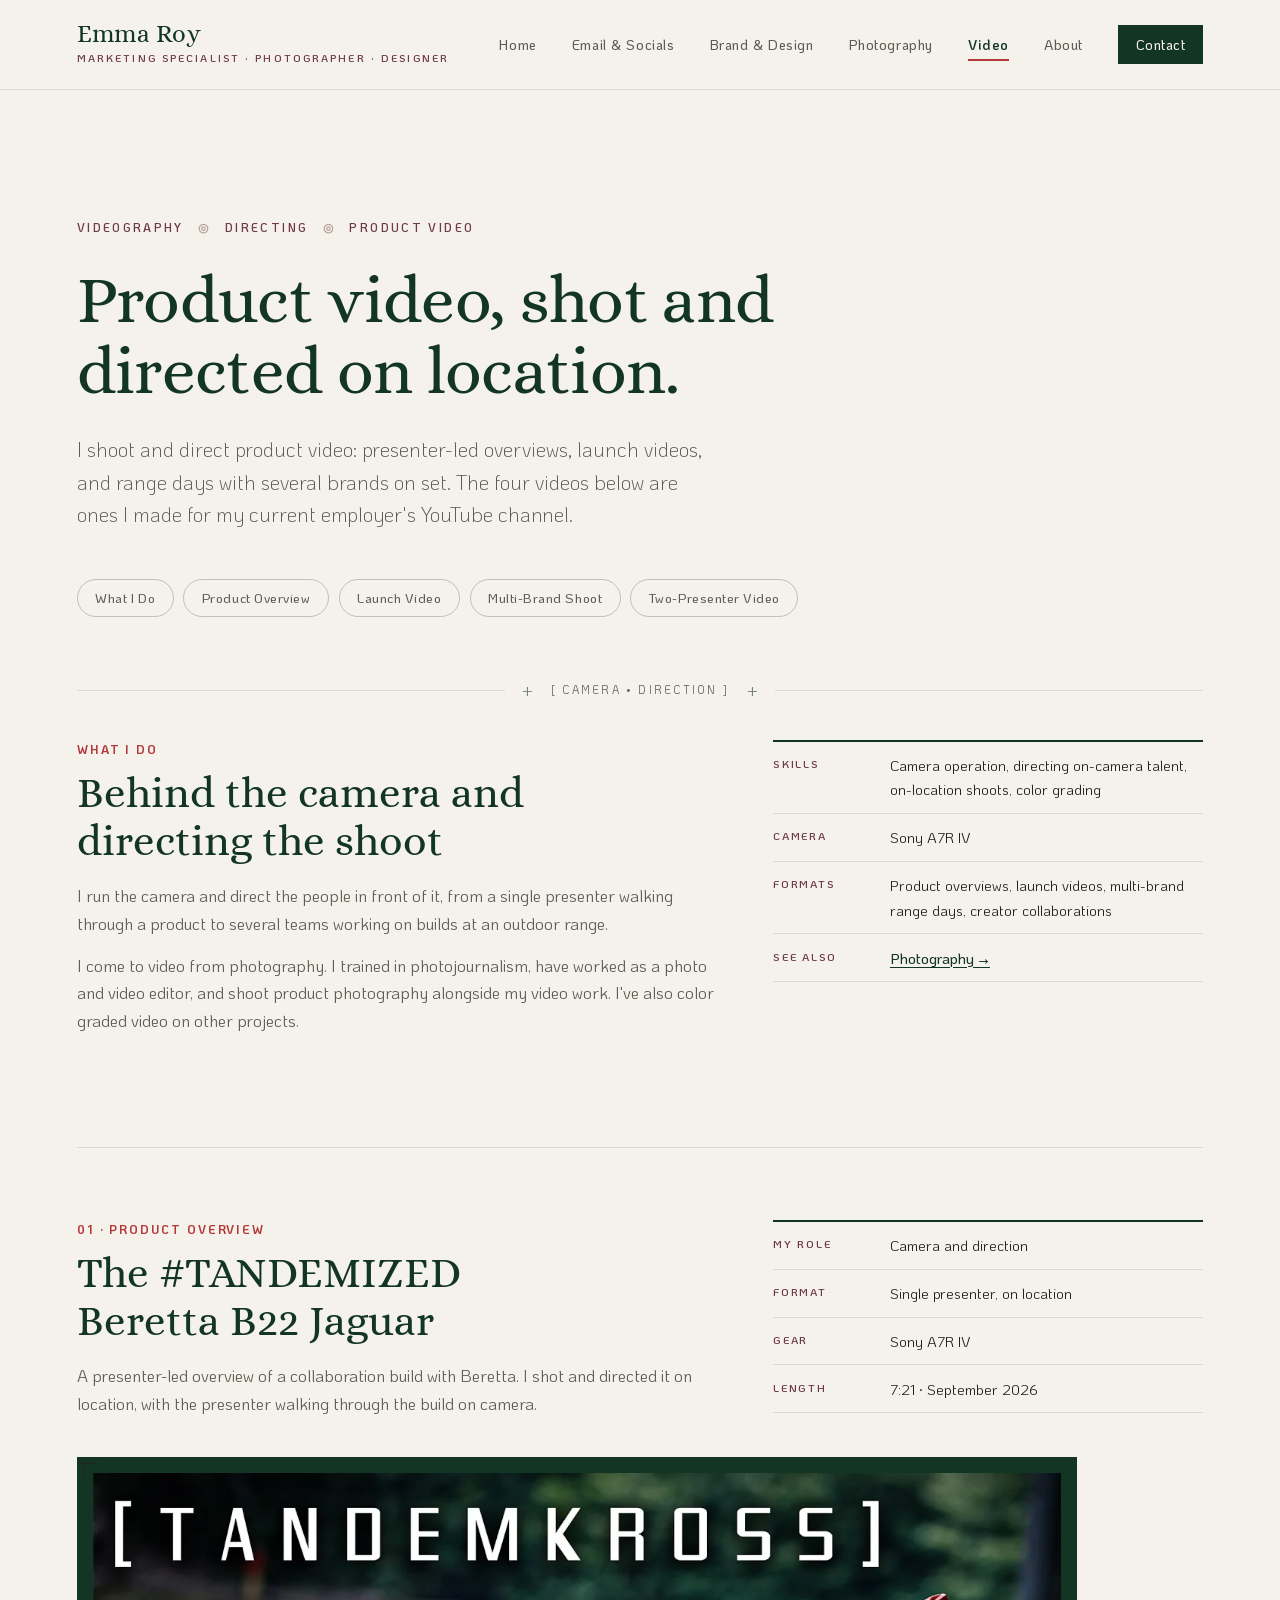
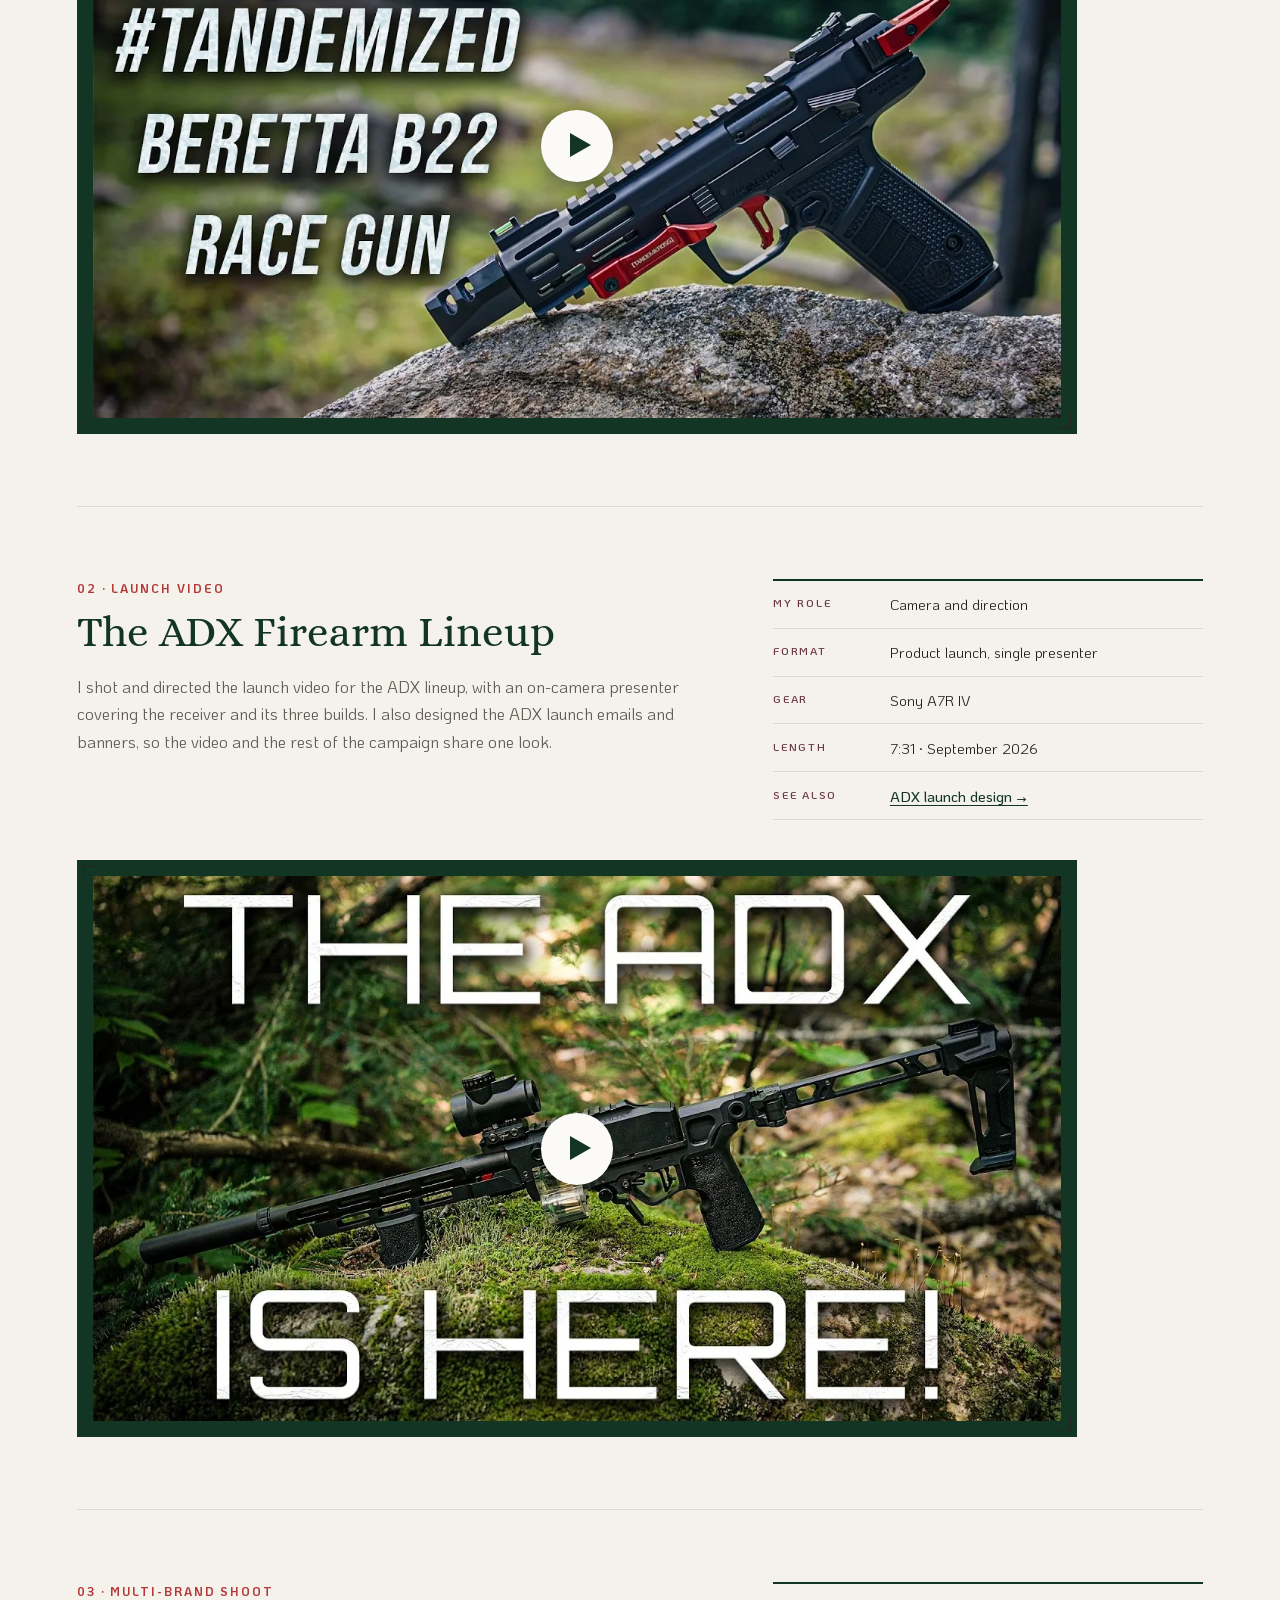
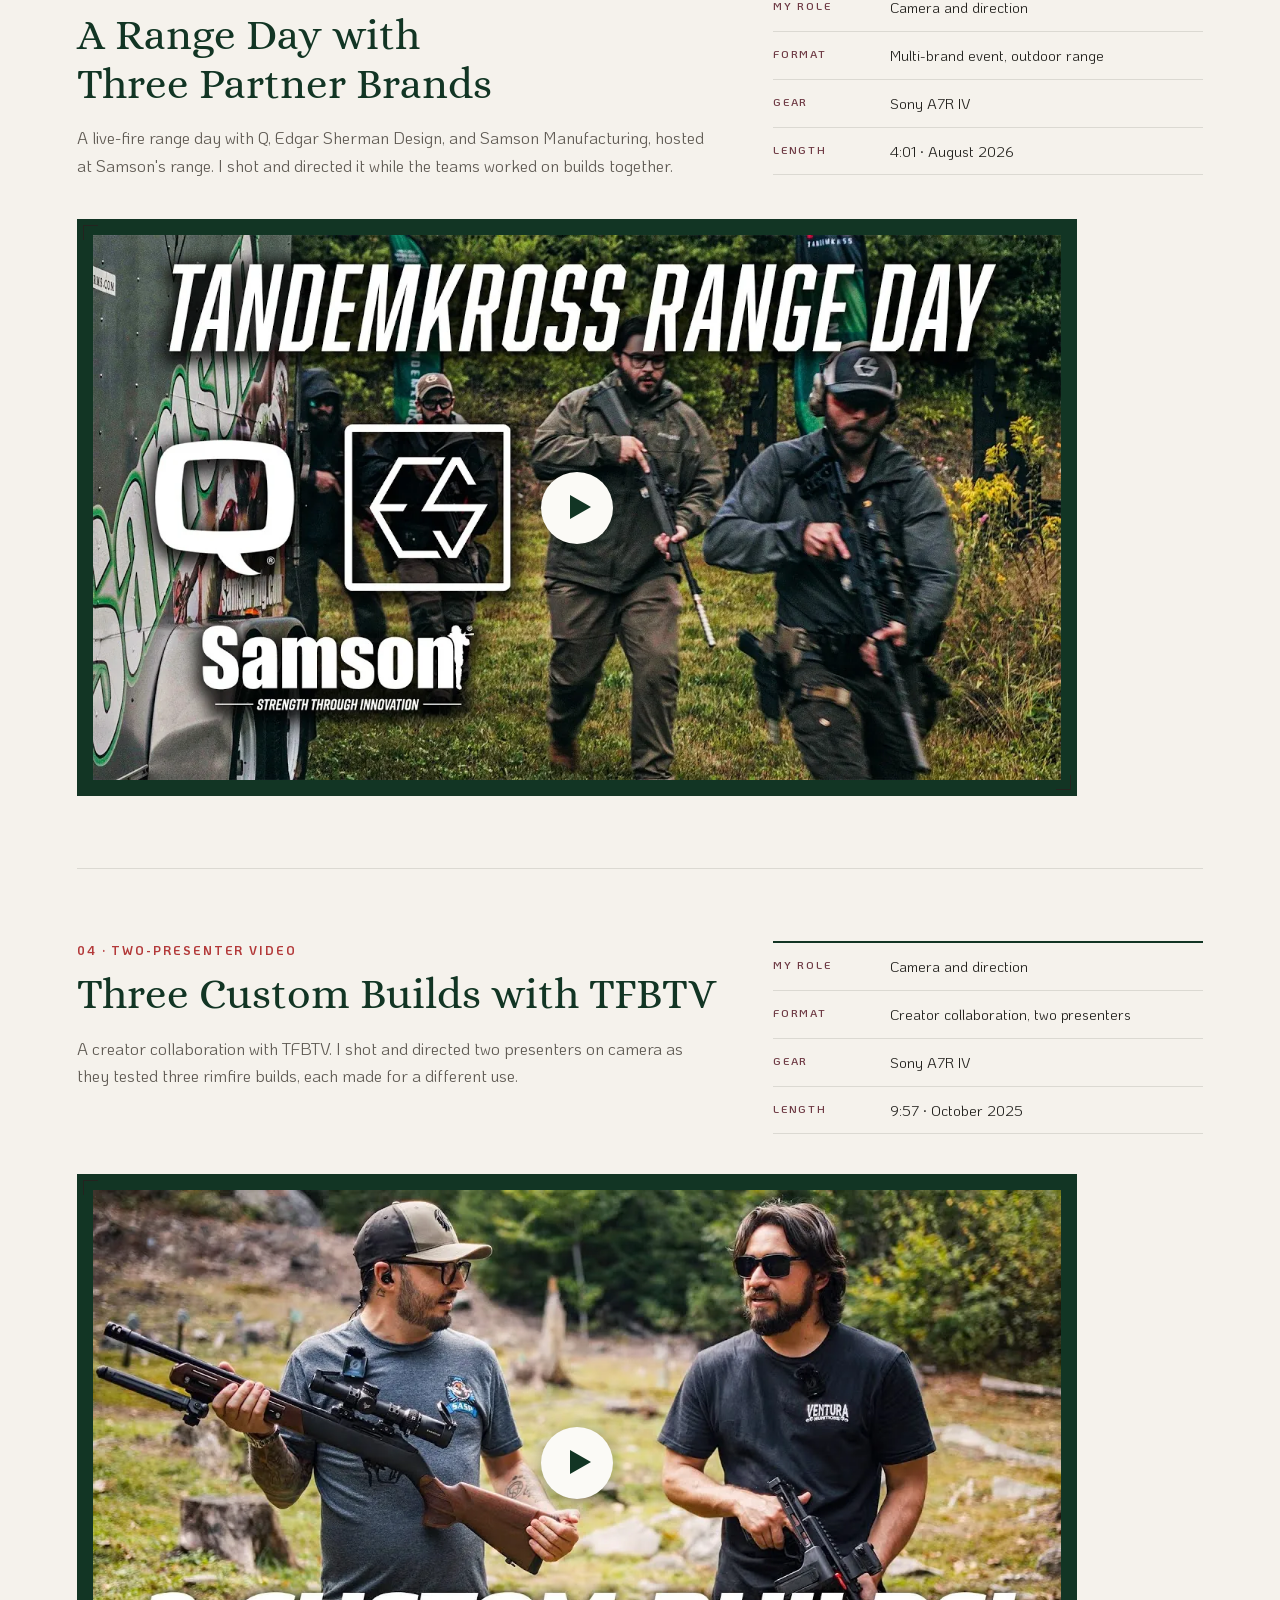
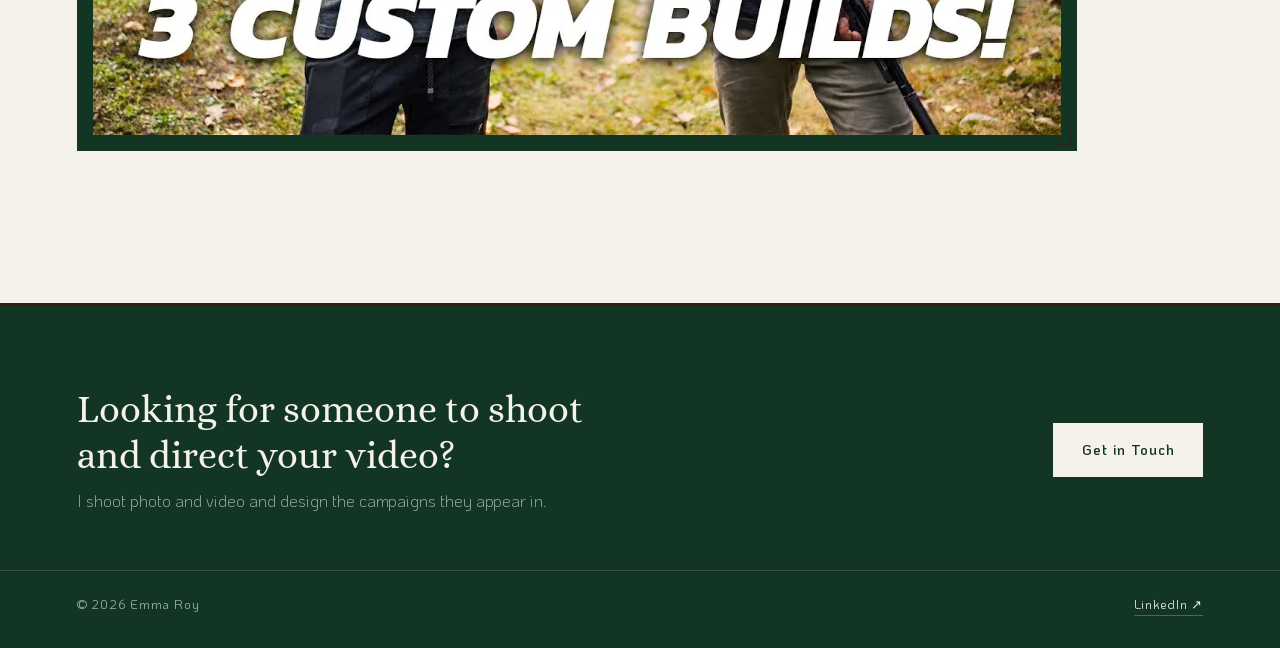
<file: video.html>
<!DOCTYPE html>
<html lang="en">
<head>
  <meta charset="UTF-8" />
  <meta name="viewport" content="width=device-width, initial-scale=1.0" />
  <title>Video | Emma Roy</title>
  <meta name="description" content="Videography by Emma Roy: product video she shoots and directs on location, from presenter-led overviews and launch videos to multi-brand range days." />
  <meta property="og:type" content="website" />
  <meta property="og:title" content="Video | Emma Roy" />
  <meta property="og:description" content="Product video shot and directed by Emma Roy: overviews, launches, and range days." />
  <meta name="theme-color" content="#F5F2EC" />
  <link rel="icon" href="favicon.svg" type="image/svg+xml" />
  <link rel="stylesheet" href="style.css" />
</head>
<body>

  <header class="site-header">
    <a href="index.html" class="logo">
      <span class="logo-name">Emma Roy</span>
      <span class="logo-role">Marketing Specialist · Photographer · Designer</span>
    </a>
    <nav class="nav-links">
      <a href="index.html">Home</a>
      <a href="email-social.html">Email & Socials</a>
      <a href="brand-design.html">Brand & Design</a>
      <a href="photography.html">Photography</a>
      <a href="video.html" class="active">Video</a>
      <a href="about.html">About</a>
      <a href="https://forms.gle/6zwebDHDZ1jdh2xRA" class="nav-cta" target="_blank" rel="noopener">Contact</a>
    </nav>
  </header>

  <section class="hero-section">
    <div class="hero-meta">
      <span>Videography</span>
      <span class="aperture-glyph">◎</span>
      <span>Directing</span>
      <span class="aperture-glyph">◎</span>
      <span>Product Video</span>
    </div>
    <h1 class="hero-title">Product video, shot and directed on location.</h1>
    <p class="hero-lead">
      I shoot and direct product video: presenter-led overviews, launch videos, and range days with several brands on set. The four videos below are ones I made for my current employer's YouTube channel.
    </p>

    <nav class="filter-bar" aria-label="Jump to a section">
      <a href="#skills" class="jump-link">What I Do</a>
      <a href="#b22-jaguar" class="jump-link">Product Overview</a>
      <a href="#adx" class="jump-link">Launch Video</a>
      <a href="#range-day" class="jump-link">Multi-Brand Shoot</a>
      <a href="#tfbtv" class="jump-link">Two-Presenter Video</a>
    </nav>
  </section>

  <div class="photo-divider">
    <span class="crop-mark">+</span>
    <span class="aspect-stamp">[ CAMERA • DIRECTION ]</span>
    <span class="crop-mark">+</span>
  </div>

  <main class="study-page">

    <section id="skills" class="study">
      <div class="study-head">
        <div>
          <span class="study-kicker">What I Do</span>
          <h2 class="study-title">Behind the camera and directing the shoot</h2>
          <p class="study-lede">
            I run the camera and direct the people in front of it, from a single presenter walking through a product to several teams working on builds at an outdoor range.
          </p>
          <p class="study-lede">
            I come to video from photography. I trained in photojournalism, have worked as a photo and video editor, and shoot product photography alongside my video work. I've also color graded video on other projects.
          </p>
        </div>
        <ul class="fact-list">
          <li><span class="fact-label">Skills</span><span>Camera operation, directing on-camera talent, on-location shoots, color grading</span></li>
          <li><span class="fact-label">Camera</span><span>Sony A7R IV</span></li>
          <li><span class="fact-label">Formats</span><span>Product overviews, launch videos, multi-brand range days, creator collaborations</span></li>
          <li><span class="fact-label">See also</span><span><a href="photography.html" class="inline-link">Photography →</a></span></li>
        </ul>
      </div>
    </section>

    <section id="b22-jaguar" class="study">
      <div class="study-head">
        <div>
          <span class="study-kicker">01 · Product Overview</span>
          <h2 class="study-title">The #TANDEMIZED Beretta B22 Jaguar</h2>
          <p class="study-lede">
            A presenter-led overview of a collaboration build with Beretta. I shot and directed it on location, with the presenter walking through the build on camera.
          </p>
        </div>
        <ul class="fact-list">
          <li><span class="fact-label">My role</span><span>Camera and direction</span></li>
          <li><span class="fact-label">Format</span><span>Single presenter, on location</span></li>
          <li><span class="fact-label">Gear</span><span>Sony A7R IV</span></li>
          <li><span class="fact-label">Length</span><span>7:21 · September 2026</span></li>
        </ul>
      </div>

      <div class="video-frame media-container">
        <a href="https://www.youtube.com/watch?v=hjRbJ_lwO_c" class="video-poster" data-video="hjRbJ_lwO_c" data-title="The #TANDEMIZED Beretta B22 Jaguar">
          <img src="images/web/video/b22-jaguar-lg.webp" width="1280" height="720" alt="Video thumbnail: a black Beretta B22 Jaguar with red TANDEMKROSS parts on a rock, under the words '#TANDEMIZED Beretta B22 race gun'" loading="lazy" decoding="async" />
          <span class="video-play" aria-hidden="true"></span>
          <span class="visually-hidden">Play video: The #TANDEMIZED Beretta B22 Jaguar</span>
        </a>
      </div>
    </section>

    <section id="adx" class="study">
      <div class="study-head">
        <div>
          <span class="study-kicker">02 · Launch Video</span>
          <h2 class="study-title">The ADX Firearm Lineup</h2>
          <p class="study-lede">
            I shot and directed the launch video for the ADX lineup, with an on-camera presenter covering the receiver and its three builds. I also designed the ADX launch emails and banners, so the video and the rest of the campaign share one look.
          </p>
        </div>
        <ul class="fact-list">
          <li><span class="fact-label">My role</span><span>Camera and direction</span></li>
          <li><span class="fact-label">Format</span><span>Product launch, single presenter</span></li>
          <li><span class="fact-label">Gear</span><span>Sony A7R IV</span></li>
          <li><span class="fact-label">Length</span><span>7:31 · September 2026</span></li>
          <li><span class="fact-label">See also</span><span><a href="brand-design.html#launches" class="inline-link">ADX launch design →</a></span></li>
        </ul>
      </div>

      <div class="video-frame media-container">
        <a href="https://www.youtube.com/watch?v=8FjbuVKGPPI" class="video-poster" data-video="8FjbuVKGPPI" data-title="The ADX Firearm Lineup Is Here! Overview">
          <img src="images/web/video/adx-lineup-lg.webp" width="1280" height="720" alt="Video thumbnail: an ADX build on a mossy rock in the forest under the words 'The ADX is here!'" loading="lazy" decoding="async" />
          <span class="video-play" aria-hidden="true"></span>
          <span class="visually-hidden">Play video: The ADX Firearm Lineup Is Here! Overview</span>
        </a>
      </div>
    </section>

    <section id="range-day" class="study">
      <div class="study-head">
        <div>
          <span class="study-kicker">03 · Multi-Brand Shoot</span>
          <h2 class="study-title">A Range Day with Three Partner Brands</h2>
          <p class="study-lede">
            A live-fire range day with Q, Edgar Sherman Design, and Samson Manufacturing, hosted at Samson's range. I shot and directed it while the teams worked on builds together.
          </p>
        </div>
        <ul class="fact-list">
          <li><span class="fact-label">My role</span><span>Camera and direction</span></li>
          <li><span class="fact-label">Format</span><span>Multi-brand event, outdoor range</span></li>
          <li><span class="fact-label">Gear</span><span>Sony A7R IV</span></li>
          <li><span class="fact-label">Length</span><span>4:01 · August 2026</span></li>
        </ul>
      </div>

      <div class="video-frame media-container">
        <a href="https://www.youtube.com/watch?v=Hd3n_dhG6Q4" class="video-poster" data-video="Hd3n_dhG6Q4" data-title="A TANDEMKROSS Range Day">
          <img src="images/web/video/range-day-lg.webp" width="1280" height="720" alt="Video thumbnail: shooters moving through a range course under the words 'TANDEMKROSS Range Day', with the Q, Edgar Sherman Design, and Samson logos" loading="lazy" decoding="async" />
          <span class="video-play" aria-hidden="true"></span>
          <span class="visually-hidden">Play video: A TANDEMKROSS Range Day</span>
        </a>
      </div>
    </section>

    <section id="tfbtv" class="study">
      <div class="study-head">
        <div>
          <span class="study-kicker">04 · Two-Presenter Video</span>
          <h2 class="study-title">Three Custom Builds with TFBTV</h2>
          <p class="study-lede">
            A creator collaboration with TFBTV. I shot and directed two presenters on camera as they tested three rimfire builds, each made for a different use.
          </p>
        </div>
        <ul class="fact-list">
          <li><span class="fact-label">My role</span><span>Camera and direction</span></li>
          <li><span class="fact-label">Format</span><span>Creator collaboration, two presenters</span></li>
          <li><span class="fact-label">Gear</span><span>Sony A7R IV</span></li>
          <li><span class="fact-label">Length</span><span>9:57 · October 2025</span></li>
        </ul>
      </div>

      <div class="video-frame media-container">
        <a href="https://www.youtube.com/watch?v=qXhCVd0Ko9s" class="video-poster" data-video="qXhCVd0Ko9s" data-title="Three Custom TANDEMKROSS Builds with TFBTV">
          <img src="images/web/video/tfbtv-builds-lg.webp" width="1280" height="720" alt="Video thumbnail: two presenters at the range, each holding a rimfire build, under the words '3 custom builds!'" loading="lazy" decoding="async" />
          <span class="video-play" aria-hidden="true"></span>
          <span class="visually-hidden">Play video: Three Custom TANDEMKROSS Builds with TFBTV</span>
        </a>
      </div>
    </section>

  </main>

  <footer class="site-footer">
    <div class="footer-wrap">
      <div>
        <h3>Looking for someone to shoot and direct your video?</h3>
        <p>I shoot photo and video and design the campaigns they appear in.</p>
      </div>
      <a href="https://forms.gle/6zwebDHDZ1jdh2xRA" class="footer-btn" target="_blank" rel="noopener">Get in Touch</a>
    </div>
    <div class="footer-base">
      <span>&copy; 2026 Emma Roy</span>
      <span class="footer-links"><a href="https://www.linkedin.com/in/emma-roy" target="_blank" rel="noopener">LinkedIn ↗</a></span>
    </div>
  </footer>

  <script src="script.js"></script>
</body>
</html>
</file>
<file: style.css>
/* Fonts */

@font-face {
  font-family: 'Alice';
  src: url('fonts/Alice-Regular.woff2') format('woff2');
  font-weight: 400;
  font-style: normal;
  font-display: swap;
}

@font-face {
  font-family: 'KoHo';
  src: url('fonts/KoHo-Light.woff2') format('woff2');
  font-weight: 300;
  font-style: normal;
  font-display: swap;
}

@font-face {
  font-family: 'KoHo';
  src: url('fonts/KoHo-Regular.woff2') format('woff2');
  font-weight: 400;
  font-style: normal;
  font-display: swap;
}

@font-face {
  font-family: 'KoHo';
  src: url('fonts/KoHo-Medium.woff2') format('woff2');
  font-weight: 500;
  font-style: normal;
  font-display: swap;
}

@font-face {
  font-family: 'KoHo';
  src: url('fonts/KoHo-SemiBold.woff2') format('woff2');
  font-weight: 600;
  font-style: normal;
  font-display: swap;
}

@font-face {
  font-family: 'KoHo';
  src: url('fonts/KoHo-Bold.woff2') format('woff2');
  font-weight: 700;
  font-style: normal;
  font-display: swap;
}

/* Design tokens (60% green, 30% plum, 10% red; paper/ink neutral) */
:root {
  /* Neutrals */
  --paper:         #F5F2EC; /* page canvas */
  --paper-raised:  #FBFAF6; /* cards, panels */
  --ink:           #24231F; /* body text */
  --ink-muted:     #5F5A53; /* secondary text (6:1 on paper) */
  --rule:          rgba(36, 35, 31, 0.12);
  --rule-strong:   rgba(36, 35, 31, 0.24);

  /* 60: Green */
  --color-forest:      #123524;
  --color-forest-deep: #0C2418;
  --color-sage:        #98B5A7;
  --color-sage-tint:   #E4ECE7;

  /* 30: Plum */
  --color-plum:        #361219;
  --color-plum-deep:   #250B10;
  --color-plum-soft:   #6E3A44; /* plum for text on paper (7:1) */
  --color-plum-tint:   #EFE4E5;

  /* 10: Red */
  --color-safelight:   #B33939;
  --color-bark:        #361D12;
  --color-parchment:   #B5A198;

  --font-display: 'Alice', Georgia, serif;
  --font-body:    'KoHo', -apple-system, BlinkMacSystemFont, 'Segoe UI', sans-serif;

  --gutter: clamp(1.25rem, 6vw, 6rem);
  --content-max: 1240px;
}

/* Base */
* {
  box-sizing: border-box;
  margin: 0;
  padding: 0;
}

html {
  scroll-behavior: smooth;
  scroll-padding-top: 6rem;
}

body {
  background-color: var(--paper);
  color: var(--ink);
  font-family: var(--font-body);
  font-weight: 400;
  font-size: 17px;
  line-height: 1.65;
  -webkit-font-smoothing: antialiased;
  text-rendering: optimizeLegibility;
}

body.lightbox-open {
  overflow: hidden;
}

/* The hidden attribute always wins over component display rules */
[hidden] {
  display: none !important;
}

::selection {
  background: var(--color-forest);
  color: var(--paper);
}

:focus-visible {
  outline: 2px solid var(--color-forest);
  outline-offset: 3px;
}

/* Shared content width */
.hero-section,
.photo-divider,
.case-study-feed,
.contact-sheet-section,
.footer-wrap,
.footer-base {
  width: 100%;
  max-width: calc(var(--content-max) + var(--gutter) * 2);
  margin-left: auto;
  margin-right: auto;
  padding-left: var(--gutter);
  padding-right: var(--gutter);
}

/* Small uppercase label style, shared by meta lines */
.hero-meta,
.sheet-meta,
.film-rebate-strip,
.aspect-stamp,
.film-stamp {
  font-family: var(--font-body);
  text-transform: uppercase;
}

/* Header & nav */
.site-header {
  position: sticky;
  top: 0;
  z-index: 50;
  display: flex;
  justify-content: space-between;
  align-items: center;
  gap: 1.5rem;
  padding: 1.4rem var(--gutter);
  background-color: rgba(245, 242, 236, 0.92);
  backdrop-filter: saturate(140%) blur(10px);
  -webkit-backdrop-filter: saturate(140%) blur(10px);
  border-bottom: 1px solid var(--rule);
}

/* Name wordmark: Alice name over a small descriptor line */
.logo {
  display: flex;
  flex-direction: column;
  gap: 0.15rem;
  text-decoration: none;
  color: var(--color-forest);
}

.logo-name {
  font-family: var(--font-display);
  font-size: 1.55rem;
  line-height: 1;
  letter-spacing: 0.01em;
}

.logo-role {
  font-family: var(--font-body);
  font-weight: 600;
  font-size: 0.66rem;
  letter-spacing: 0.2em;
  text-transform: uppercase;
  color: var(--color-plum-soft);
}

.logo:hover .logo-name {
  text-decoration: underline;
  text-decoration-color: var(--color-safelight);
  text-decoration-thickness: 1.5px;
  text-underline-offset: 5px;
}

.nav-links {
  display: flex;
  flex-wrap: wrap;
  align-items: center;
  gap: 0.6rem 2.2rem;
}

.nav-links a {
  position: relative;
  font-family: var(--font-body);
  font-weight: 500;
  font-size: 0.88rem;
  text-decoration: none;
  color: var(--ink-muted);
  letter-spacing: 0.04em;
  transition: color 0.2s ease;
}

.nav-links a.active {
  color: var(--color-forest);
  font-weight: 600;
}

.nav-links a:hover {
  color: var(--color-safelight);
}

/* Red underline: always on the active page, grows in on hover */
.nav-links a::after {
  content: "";
  position: absolute;
  left: 0;
  bottom: -5px;
  width: 100%;
  height: 2px;
  background-color: var(--color-safelight);
  transform: scaleX(0);
  transform-origin: left;
  transition: transform 0.2s ease;
}

.nav-links a:hover::after,
.nav-links a.active::after {
  transform: scaleX(1);
}

.nav-links a.nav-cta::after {
  display: none;
}

.nav-links a.nav-cta {
  color: var(--paper);
  background-color: var(--color-forest);
  padding: 0.5rem 1.1rem;
  transition: background-color 0.2s ease;
}

.nav-links a.nav-cta:hover {
  color: var(--paper);
  background-color: var(--color-forest-deep);
}

/* Hero */
.hero-section {
  padding-top: clamp(4rem, 10vw, 8rem);
  padding-bottom: 3rem;
}

.hero-meta {
  display: flex;
  flex-wrap: wrap;
  align-items: center;
  gap: 0.5rem 0.9rem;
  font-weight: 600;
  font-size: 0.74rem;
  letter-spacing: 0.2em;
  color: var(--color-plum-soft);
  margin-bottom: 1.6rem;
}

.aperture-glyph {
  color: var(--color-parchment);
}

.hero-title {
  font-family: var(--font-display);
  font-size: clamp(2.4rem, 5.2vw, 4.5rem);
  font-weight: 400;
  line-height: 1.08;
  letter-spacing: -0.01em;
  color: var(--color-forest);
  max-width: 21ch;
  text-wrap: balance;
  margin-bottom: 1.6rem;
}

.hero-lead {
  font-weight: 300;
  font-size: clamp(1.1rem, 1.6vw, 1.3rem);
  line-height: 1.6;
  max-width: 40rem;
  color: var(--ink-muted);
  margin-bottom: 3rem;
}

/* Home hero: headline column + discipline index card */
.hero-home {
  display: grid;
  grid-template-columns: minmax(0, 1.6fr) minmax(280px, 1fr);
  gap: clamp(2.5rem, 6vw, 6rem);
  align-items: end;
}

.discipline-index {
  border-top: 2px solid var(--color-forest);
  margin-bottom: 0.2rem;
}

.index-head {
  display: flex;
  justify-content: space-between;
  font-weight: 600;
  font-size: 0.68rem;
  letter-spacing: 0.2em;
  text-transform: uppercase;
  color: var(--ink-muted);
  padding: 0.7rem 0;
  border-bottom: 1px solid var(--rule);
}

.index-row {
  display: grid;
  grid-template-columns: 2.4rem 1fr auto;
  align-items: center;
  gap: 0.75rem;
  padding: 1.05rem 0.4rem 1.05rem 0;
  border-bottom: 1px solid var(--rule);
  text-decoration: none;
  color: inherit;
  transition: background-color 0.2s ease, padding 0.2s ease;
}

.index-row:hover {
  background-color: var(--color-sage-tint);
  padding-left: 0.6rem;
}

.index-num {
  font-weight: 600;
  font-size: 0.75rem;
  letter-spacing: 0.1em;
  color: var(--color-plum-soft);
}

.index-body {
  display: flex;
  flex-direction: column;
}

.index-title {
  font-family: var(--font-display);
  font-size: 1.3rem;
  line-height: 1.25;
  color: var(--color-forest);
}

.index-desc {
  font-size: 0.82rem;
  color: var(--ink-muted);
}

.index-arrow {
  color: var(--color-forest);
  transition: transform 0.2s ease, color 0.2s ease;
}

.index-row:hover .index-arrow {
  transform: translateX(4px);
  color: var(--color-safelight);
}

/* Filter controls */
.filter-bar {
  display: flex;
  flex-wrap: wrap;
  gap: 0.6rem;
}

.filter-btn {
  background: transparent;
  color: var(--ink-muted);
  border: 1px solid var(--rule-strong);
  border-radius: 999px;
  padding: 0.45rem 1.1rem;
  font-family: var(--font-body);
  font-weight: 500;
  font-size: 0.82rem;
  letter-spacing: 0.04em;
  cursor: pointer;
  transition: background-color 0.2s ease, color 0.2s ease, border-color 0.2s ease;
}

.filter-btn:hover {
  color: var(--color-forest);
  border-color: var(--color-forest);
}

.filter-btn.active {
  background: var(--color-forest);
  color: var(--paper);
  border-color: var(--color-forest);
}

/* Section divider */
.photo-divider {
  display: flex;
  align-items: center;
  gap: 1.1rem;
  padding-top: 1rem;
  padding-bottom: 2.5rem;
  color: var(--ink-muted);
}

/* Hairlines extend from the marks to the content edges */
.photo-divider::before,
.photo-divider::after {
  content: "";
  flex: 1;
  height: 1px;
  background: var(--rule);
}

.crop-mark {
  font-size: 1rem;
  line-height: 1;
  color: var(--color-forest);
  opacity: 0.6;
}

.aspect-stamp {
  font-size: 0.7rem;
  letter-spacing: 0.2em;
}

.aperture-icon {
  display: flex;
  align-items: center;
  color: var(--color-forest);
}

/* Case study cards */
.case-study-feed {
  padding-top: 0.5rem;
  padding-bottom: 4rem;
  display: flex;
  flex-direction: column;
  gap: 2.5rem;
}

.feed-header {
  display: flex;
  justify-content: space-between;
  align-items: baseline;
  gap: 1rem;
}

.feed-title {
  font-family: var(--font-display);
  font-weight: 400;
  font-size: clamp(1.6rem, 2.5vw, 2rem);
  color: var(--color-forest);
}

.feed-count {
  font-weight: 600;
  font-size: 0.7rem;
  letter-spacing: 0.2em;
  text-transform: uppercase;
  color: var(--color-plum-soft);
}

.case-card {
  display: grid;
  grid-template-columns: 1.15fr 1fr;
  gap: clamp(2rem, 4vw, 4rem);
  align-items: center;
  background-color: var(--paper-raised);
  border: 1px solid var(--rule);
  padding: clamp(1.25rem, 3vw, 2.75rem);
  transition: opacity 0.25s ease, transform 0.25s ease, border-color 0.25s ease;
}

.case-card:hover {
  border-color: var(--rule-strong);
}

.case-card.reverse {
  grid-template-columns: 1fr 1.15fr;
}
.case-card.reverse .card-visual {
  order: 2;
}

/* Filter states (toggled by script.js) */
.filter-section {
  transition: opacity 0.25s ease, transform 0.25s ease;
}

.case-card.is-filtered-out,
.filter-section.is-filtered-out {
  opacity: 0;
  transform: translateY(12px);
}

.feed-empty {
  font-weight: 300;
  font-size: 1.05rem;
  color: var(--ink-muted);
  padding: 3rem 2rem;
  border: 1px dashed var(--rule-strong);
  text-align: center;
}

/* Film rebate header strip */
.film-rebate-strip {
  display: flex;
  flex-wrap: wrap;
  justify-content: space-between;
  gap: 4px 16px;
  font-weight: 500;
  font-size: 0.68rem;
  letter-spacing: 0.18em;
  color: var(--ink-muted);
  padding-bottom: 0.6rem;
  margin-bottom: 0.9rem;
  border-bottom: 1px dashed var(--rule-strong);
}

.rebate-code {
  color: var(--color-safelight);
}

/* Forest mat with viewfinder reticles */
.media-container {
  background: var(--color-forest);
  padding: 16px;
  position: relative;
}

.media-container::before,
.media-container::after {
  content: "";
  position: absolute;
  width: 14px;
  height: 14px;
  border-color: var(--color-sage);
  pointer-events: none;
}

.media-container::before {
  top: 6px;
  left: 6px;
  border-top: 1.5px solid;
  border-left: 1.5px solid;
}

.media-container::after {
  bottom: 6px;
  right: 6px;
  border-bottom: 1.5px solid;
  border-right: 1.5px solid;
}

/* Real images dropped into a media container */
.media-container img {
  display: block;
  width: 100%;
  height: auto; /* let aspect-ratio win over the HTML height attribute */
  aspect-ratio: 4 / 3;
  object-fit: cover;
}

.film-stamp {
  font-weight: 400;
  font-size: 0.66rem;
  letter-spacing: 0.14em;
  color: var(--color-sage);
  margin-top: 10px;
  text-align: right;
}

/* Card info */
.project-title {
  font-family: var(--font-display);
  font-size: clamp(1.7rem, 2.6vw, 2.25rem);
  font-weight: 400;
  color: var(--color-forest);
  line-height: 1.18;
  margin-bottom: 1rem;
}

.project-summary {
  font-weight: 400;
  font-size: 1.02rem;
  color: var(--ink-muted);
  margin-bottom: 1.8rem;
}

.roles-delivered {
  font-size: 0.88rem;
  color: var(--ink);
  margin-bottom: 1.8rem;
}

.roles-delivered span {
  font-weight: 700;
  font-size: 0.72rem;
  letter-spacing: 0.14em;
  color: var(--color-plum-soft);
  margin-right: 0.3rem;
}

.view-case-link {
  font-weight: 700;
  font-size: 0.88rem;
  color: var(--color-forest);
  text-decoration: none;
  letter-spacing: 0.04em;
  display: inline-block;
  border-bottom: 1.5px solid var(--color-forest);
  padding-bottom: 3px;
  transition: color 0.2s ease, border-color 0.2s ease;
}

.view-case-link:hover {
  border-color: var(--color-safelight);
}

/* Contact sheet */
.contact-sheet-section {
  padding-top: 0;
  padding-bottom: 6rem;
}

.section-header-wrap {
  margin-bottom: 2rem;
  padding-top: 3rem;
  border-top: 1px solid var(--rule);
}

.sheet-meta {
  font-weight: 600;
  font-size: 0.72rem;
  letter-spacing: 0.2em;
  color: var(--color-plum-soft);
  margin-bottom: 0.6rem;
}

.sheet-title {
  font-family: var(--font-display);
  font-size: clamp(2rem, 3.5vw, 2.8rem);
  font-weight: 400;
  line-height: 1.15;
  color: var(--color-forest);
  margin-bottom: 0.5rem;
}

.sheet-subtitle {
  font-weight: 300;
  font-size: 1.08rem;
  color: var(--ink-muted);
}

.inline-link {
  color: var(--color-forest);
  font-weight: 500;
  text-decoration: underline;
  text-decoration-thickness: 1px;
  text-underline-offset: 3px;
  white-space: nowrap;
}

.inline-link:hover {
  text-decoration-color: var(--color-safelight);
}

.contact-sheet {
  display: grid;
  grid-template-columns: repeat(auto-fill, minmax(240px, 1fr));
  gap: 14px;
  background-color: var(--color-plum-deep);
  /* Sprocket holes along the top and bottom edges, like a strip of film */
  background-image: url("data:image/svg+xml,%3Csvg xmlns='http://www.w3.org/2000/svg' width='24' height='12'%3E%3Crect x='7' y='2' width='10' height='8' rx='2' fill='%23F5F2EC' fill-opacity='0.16'/%3E%3C/svg%3E"), url("data:image/svg+xml,%3Csvg xmlns='http://www.w3.org/2000/svg' width='24' height='12'%3E%3Crect x='7' y='2' width='10' height='8' rx='2' fill='%23F5F2EC' fill-opacity='0.16'/%3E%3C/svg%3E");
  background-repeat: repeat-x;
  background-position: left 8px, left bottom 8px;
  padding: 36px 22px;
}

.contact-frame {
  /* Rendered as <button> for keyboard access: reset native button styles */
  display: block;
  width: 100%;
  font: inherit;
  color: inherit;
  text-align: left;
  position: relative;
  background: var(--color-plum);
  border: 1px solid rgba(181, 161, 152, 0.14);
  padding: 9px;
  transition: transform 0.2s ease, border-color 0.2s ease;
  cursor: pointer;
}

.contact-frame:hover,
.contact-frame:focus-visible {
  transform: translateY(-2px);
  border-color: var(--color-sage);
}

.contact-frame:focus-visible {
  outline-color: var(--color-sage);
}

/* Photo sheets: red border and a grease-pencil SELECT mark on the photo you're pointing at */
.contact-sheet .contact-frame:hover,
.contact-sheet .contact-frame:focus-visible {
  border-color: var(--color-safelight);
}

.contact-sheet .contact-thumb::after {
  content: "● SELECT";
  position: absolute;
  z-index: 2;
  top: 8px;
  right: 8px;
  font-weight: 700;
  font-size: 0.62rem;
  letter-spacing: 0.08em;
  color: #fff;
  background-color: var(--color-safelight);
  padding: 2px 6px;
  opacity: 0;
  transform: rotate(-3deg) scale(0.9);
  transition: opacity 0.15s ease, transform 0.15s ease;
}

.contact-sheet .contact-frame:hover .contact-thumb::after,
.contact-sheet .contact-frame:focus-visible .contact-thumb::after {
  opacity: 1;
  transform: rotate(-3deg) scale(1);
}

.contact-thumb {
  height: 170px;
  background: #1C080C;
  display: flex;
  align-items: center;
  justify-content: center;
  position: relative;
}

.contact-thumb img {
  width: 100%;
  height: 100%;
  object-fit: cover;
  object-position: 50% 28%; /* bias crop upward so portrait-orientation faces stay in frame */
}

.contact-thumb span {
  font-size: 0.72rem;
  letter-spacing: 0.1em;
  color: var(--color-parchment);
  text-align: center;
}

/* Footer */
.site-footer {
  background-color: var(--color-forest);
  color: var(--color-sage-tint);
  padding: 5rem 0 2rem;
  border-top: 3px solid var(--color-bark);
}

.footer-wrap {
  display: flex;
  justify-content: space-between;
  align-items: center;
  flex-wrap: wrap;
  gap: 2rem;
}

.footer-wrap h3 {
  font-family: var(--font-display);
  font-size: clamp(1.7rem, 3vw, 2.4rem);
  font-weight: 400;
  line-height: 1.2;
  color: var(--paper);
  margin-bottom: 0.5rem;
  max-width: 24ch;
}

.footer-wrap p {
  font-weight: 300;
  color: var(--color-sage);
}

.footer-btn {
  font-family: var(--font-body);
  font-weight: 600;
  font-size: 0.88rem;
  background-color: var(--paper);
  color: var(--color-forest);
  padding: 0.95rem 1.8rem;
  text-decoration: none;
  letter-spacing: 0.06em;
  transition: background-color 0.2s ease, color 0.2s ease;
}

.footer-btn:hover {
  background-color: var(--color-sage);
  color: var(--color-forest-deep);
}

.footer-base {
  display: flex;
  justify-content: space-between;
  flex-wrap: wrap;
  gap: 0.5rem 2rem;
  margin-top: 3.5rem;
  padding-top: 1.4rem;
  border-top: 1px solid rgba(152, 181, 167, 0.25);
  font-size: 0.8rem;
  letter-spacing: 0.06em;
  color: var(--color-sage);
}

.footer-base a {
  color: var(--color-sage-tint);
  text-decoration: none;
  border-bottom: 1px solid rgba(152, 181, 167, 0.4);
}

.footer-base a:hover {
  color: var(--paper);
  border-color: var(--paper);
}

.site-footer :focus-visible {
  outline-color: var(--paper);
}

/* Lightbox */
.darkroom-lightbox {
  position: fixed;
  inset: 0;
  display: flex;
  align-items: center;
  justify-content: center;
  z-index: 1000;
  opacity: 0;
  visibility: hidden; /* removes closed modal from tab order & screen readers */
  pointer-events: none;
  transition: opacity 0.25s ease, visibility 0s linear 0.25s;
}

.darkroom-lightbox.is-active {
  opacity: 1;
  visibility: visible;
  pointer-events: auto;
  transition: opacity 0.25s ease, visibility 0s;
}

.lightbox-overlay {
  position: absolute;
  inset: 0;
  background-color: rgba(12, 36, 24, 0.82);
  backdrop-filter: blur(6px);
}

.lightbox-content {
  position: relative;
  z-index: 2;
  width: min(880px, 92vw);
  background-color: var(--paper-raised);
  padding: 2rem;
  box-shadow: 0 30px 80px rgba(0, 0, 0, 0.35);
}

.lightbox-close {
  position: absolute;
  top: 1rem;
  right: 1.1rem;
  background: transparent;
  border: none;
  color: var(--ink-muted);
  font-size: 1.15rem;
  line-height: 1;
  padding: 0.3rem;
  cursor: pointer;
  transition: color 0.15s ease;
}

.lightbox-close:hover {
  color: var(--color-safelight);
}

.lightbox-header {
  font-size: 0.72rem;
  font-weight: 600;
  letter-spacing: 0.18em;
  color: var(--color-plum-soft);
  margin-bottom: 1.1rem;
  padding-bottom: 0.6rem;
  padding-right: 2.5rem;
  border-bottom: 1px dashed var(--rule-strong);
}

.lightbox-viewer {
  position: relative;
  background: var(--color-forest);
  padding: 14px;
  margin-bottom: 1rem;
}

.lightbox-img {
  display: block;
  width: 100%;
  height: min(68vh, 640px);
  object-fit: contain;
  background: var(--color-forest-deep);
}

/* Focus pull: a new photo starts soft and snaps sharp, like a lens finding focus */
.lightbox-img.is-focusing {
  animation: focus-pull 0.35s ease-out;
}

@keyframes focus-pull {
  from { filter: blur(8px); transform: scale(1.015); }
  to   { filter: blur(0); transform: scale(1); }
}

.lightbox-nav {
  position: absolute;
  top: 50%;
  transform: translateY(-50%);
  width: 2.6rem;
  height: 2.6rem;
  border: none;
  border-radius: 50%;
  background: rgba(251, 250, 246, 0.9);
  color: var(--color-forest);
  font-size: 1.1rem;
  cursor: pointer;
  transition: background-color 0.15s ease, color 0.15s ease;
}

.lightbox-nav:hover {
  background: var(--paper-raised);
  color: var(--color-safelight);
}

.lightbox-prev { left: 24px; }
.lightbox-next { right: 24px; }

.lightbox-placeholder {
  height: min(420px, 55vh);
  background: var(--color-plum);
  display: flex;
  align-items: center;
  justify-content: center;
}

.lightbox-placeholder span {
  font-size: 0.9rem;
  letter-spacing: 0.16em;
  color: var(--color-parchment);
}

.lightbox-meta {
  display: flex;
  justify-content: space-between;
  align-items: baseline;
  flex-wrap: wrap;
  gap: 0.3rem 1.5rem;
}

.lightbox-caption {
  font-size: 0.95rem;
  color: var(--ink);
}

.lightbox-spec {
  font-size: 0.7rem;
  font-weight: 500;
  letter-spacing: 0.12em;
  text-transform: uppercase;
  color: var(--ink-muted);
}

/* About page */
.hero-actions {
  display: flex;
  flex-wrap: wrap;
  gap: 0.75rem;
}

.btn {
  display: inline-block;
  font-family: var(--font-body);
  font-weight: 600;
  font-size: 0.88rem;
  letter-spacing: 0.05em;
  text-decoration: none;
  padding: 0.85rem 1.5rem;
  border: 1px solid var(--color-forest);
  transition: background-color 0.2s ease, color 0.2s ease, border-color 0.2s ease;
}

.btn-primary {
  background: var(--color-forest);
  color: var(--paper);
}

.btn-primary:hover {
  background: var(--color-forest-deep);
}

.btn-secondary {
  background: transparent;
  color: var(--color-forest);
}

.btn-secondary:hover {
  background: var(--color-sage-tint);
}

/* Portrait at the top of the at-a-glance card (forest mat + reticles) */
.portrait {
  margin: 1.25rem 0 0.25rem;
  padding: 12px;
}
.portrait img {
  aspect-ratio: 4 / 5; /* near-full frame: head, shoulders and hair */
  object-position: 50% 0%;
}
.hero-about {
  align-items: center;
  padding-top: clamp(3rem, 7vw, 5.5rem);
}
@media (max-width: 900px) {
  .portrait { max-width: 360px; }
}

/* At-a-glance card reuses .discipline-index framing */
.glance-row {
  display: grid;
  grid-template-columns: 8.5rem 1fr;
  gap: 0.75rem;
  align-items: baseline;
  padding: 0.85rem 0;
  border-bottom: 1px solid var(--rule);
}

.glance-label {
  font-weight: 600;
  font-size: 0.68rem;
  letter-spacing: 0.16em;
  text-transform: uppercase;
  color: var(--color-plum-soft);
}

.glance-value {
  font-family: var(--font-display);
  font-size: 1.08rem;
  line-height: 1.35;
  color: var(--color-forest);
}

.about-page {
  width: 100%;
  max-width: calc(var(--content-max) + var(--gutter) * 2);
  margin: 0 auto;
  padding: 0.5rem var(--gutter) 6rem;
}

/* Each section: numbered label column + content column */
.about-section {
  display: grid;
  grid-template-columns: minmax(200px, 1fr) minmax(0, 2.6fr);
  gap: clamp(1.5rem, 4vw, 4rem);
  padding: 3.25rem 0;
  border-top: 1px solid var(--rule);
}

.about-section:first-child {
  border-top: none;
  padding-top: 1.5rem;
}

.section-num {
  display: block;
  font-weight: 600;
  font-size: 0.75rem;
  letter-spacing: 0.14em;
  color: var(--color-safelight);
  margin-bottom: 0.4rem;
}

.about-heading {
  font-family: var(--font-display);
  font-weight: 400;
  font-size: clamp(1.6rem, 2.4vw, 2rem);
  line-height: 1.15;
  color: var(--color-forest);
}

.about-body {
  max-width: 44rem;
}

.about-body p {
  color: var(--ink-muted);
  margin-bottom: 1.1rem;
}

.about-body p.about-lede {
  font-family: var(--font-display);
  font-size: clamp(1.25rem, 2vw, 1.5rem);
  line-height: 1.45;
  color: var(--color-forest);
  margin-bottom: 1.5rem;
}

/* Capabilities */
.capability-grid {
  display: grid;
  grid-template-columns: repeat(2, minmax(0, 1fr));
  gap: 1rem;
}

.capability {
  background: var(--paper-raised);
  border: 1px solid var(--rule);
  border-top: 2px solid var(--color-forest);
  padding: 1.4rem 1.5rem 1.5rem;
}

.capability-title {
  font-family: var(--font-display);
  font-weight: 400;
  font-size: 1.25rem;
  color: var(--color-forest);
  margin-bottom: 0.7rem;
}

.capability-list {
  list-style: none;
}

.capability-list li {
  position: relative;
  padding-left: 1.1rem;
  font-size: 0.95rem;
  color: var(--ink);
  margin-bottom: 0.35rem;
}

.capability-list li::before {
  content: "";
  position: absolute;
  left: 0;
  top: 0.7em;
  width: 6px;
  height: 6px;
  background: var(--color-plum-soft);
}

/* Experience timeline */
.timeline {
  list-style: none;
}

.timeline-item {
  display: grid;
  grid-template-columns: 11rem 1fr;
  gap: 1.5rem;
  padding: 1.15rem 0;
  border-bottom: 1px solid var(--rule);
}

.timeline-item:first-child {
  padding-top: 0.25rem;
}

.timeline-dates {
  font-weight: 500;
  font-size: 0.74rem;
  letter-spacing: 0.1em;
  text-transform: uppercase;
  color: var(--ink-muted);
  padding-top: 0.35rem;
}

.timeline-role {
  font-family: var(--font-display);
  font-weight: 400;
  font-size: 1.22rem;
  line-height: 1.3;
  color: var(--color-forest);
}

.timeline-role span {
  font-family: var(--font-body);
  font-size: 0.95rem;
  color: var(--color-plum-soft);
}

.timeline-desc {
  font-size: 0.95rem;
  color: var(--ink-muted);
  margin-top: 0.3rem;
  max-width: 42rem;
}

/* Education */
.edu-grid {
  display: grid;
  grid-template-columns: repeat(2, minmax(0, 1fr));
  gap: 1rem;
}

.edu-card {
  background: var(--paper-raised);
  border: 1px solid var(--rule);
  padding: 1.4rem 1.5rem;
}

.edu-kicker {
  display: block;
  font-weight: 600;
  font-size: 0.68rem;
  letter-spacing: 0.16em;
  text-transform: uppercase;
  color: var(--color-plum-soft);
  margin-bottom: 0.6rem;
}

.edu-title {
  font-family: var(--font-display);
  font-weight: 400;
  font-size: 1.25rem;
  line-height: 1.3;
  color: var(--color-forest);
}

.edu-desc {
  font-size: 0.95rem;
  color: var(--ink-muted);
  margin-top: 0.25rem;
}

/* Contact panel */
.contact-panel {
  display: grid;
  grid-template-columns: minmax(0, 1.1fr) minmax(0, 1fr);
  gap: clamp(2rem, 5vw, 5rem);
  align-items: center;
  margin-top: 1.5rem;
  padding: clamp(2rem, 4vw, 3.5rem);
  background: var(--paper-raised);
  border: 1px solid var(--rule);
  border-left: 4px solid var(--color-forest);
}

.contact-title {
  font-family: var(--font-display);
  font-weight: 400;
  font-size: clamp(2rem, 3.6vw, 2.8rem);
  line-height: 1.1;
  color: var(--color-forest);
  margin-bottom: 1rem;
}

.contact-intro p {
  color: var(--ink-muted);
  font-size: 1.05rem;
  max-width: 34rem;
}

.contact-list {
  list-style: none;
  border-top: 2px solid var(--color-forest);
}

.contact-list li {
  display: grid;
  grid-template-columns: 6.5rem 1fr;
  gap: 1rem;
  align-items: baseline;
  padding: 0.95rem 0;
  border-bottom: 1px solid var(--rule);
}

.contact-label {
  font-weight: 600;
  font-size: 0.68rem;
  letter-spacing: 0.16em;
  text-transform: uppercase;
  color: var(--color-plum-soft);
}

.contact-value {
  font-family: var(--font-display);
  font-size: 1.12rem;
  color: var(--color-forest);
  text-decoration: none;
  overflow-wrap: anywhere;
}

a.contact-value {
  border-bottom: 1px solid transparent;
  transition: border-color 0.2s ease;
}

a.contact-value:hover {
  border-color: var(--color-safelight);
}

/* Footer link group */
.footer-links {
  display: flex;
  flex-wrap: wrap;
  gap: 0.5rem 1.5rem;
}

/* Case study pages */
.study-page {
  width: 100%;
  max-width: calc(var(--content-max) + var(--gutter) * 2);
  margin: 0 auto;
  padding: 0 var(--gutter) 5rem;
}

/* In-page jump links (look like filter pills, but are anchors) */
.jump-link {
  display: inline-block;
  text-decoration: none;
  color: var(--ink-muted);
  border: 1px solid var(--rule-strong);
  border-radius: 999px;
  padding: 0.45rem 1.1rem;
  font-weight: 500;
  font-size: 0.82rem;
  letter-spacing: 0.04em;
  transition: color 0.2s ease, border-color 0.2s ease;
}
.jump-link:hover {
  color: var(--color-forest);
  border-color: var(--color-forest);
}

/* Case study block */
.study {
  padding: clamp(3rem, 6vw, 4.5rem) 0;
  border-top: 1px solid var(--rule);
}
.study-page > .study:first-child {
  border-top: none;
  padding-top: 0;
}
.study-head {
  display: grid;
  grid-template-columns: minmax(0, 1.5fr) minmax(0, 1fr);
  gap: clamp(1.5rem, 4vw, 4rem);
  align-items: start;
  margin-bottom: 2.5rem;
}
.study-kicker {
  display: block;
  font-weight: 700;
  font-size: 0.75rem;
  letter-spacing: 0.16em;
  text-transform: uppercase;
  color: var(--color-safelight);
  margin-bottom: 0.6rem;
}
.study-title {
  font-family: var(--font-display);
  font-weight: 400;
  font-size: clamp(1.9rem, 3.4vw, 2.7rem);
  line-height: 1.12;
  color: var(--color-forest);
  margin-bottom: 1rem;
  text-wrap: balance;
}
.study-lede {
  color: var(--ink-muted);
  font-size: 1.05rem;
  max-width: 40rem;
}
.study-lede + .study-lede { margin-top: 0.9rem; }

/* Fact list beside the heading */
.fact-list {
  list-style: none;
  border-top: 2px solid var(--color-forest);
}
.fact-list li {
  display: grid;
  grid-template-columns: 6.5rem 1fr;
  gap: 0.8rem;
  padding: 0.7rem 0;
  border-bottom: 1px solid var(--rule);
  font-size: 0.93rem;
}
.fact-label {
  font-weight: 600;
  font-size: 0.68rem;
  letter-spacing: 0.16em;
  text-transform: uppercase;
  color: var(--color-plum-soft);
  padding-top: 0.2rem;
}

/* Panels */
.panel {
  background: var(--paper-raised);
  border: 1px solid var(--rule);
  padding: clamp(1.25rem, 2.5vw, 2rem);
}
.panel-title {
  font-weight: 700;
  font-size: 0.72rem;
  letter-spacing: 0.16em;
  text-transform: uppercase;
  color: var(--color-plum-soft);
  margin-bottom: 1.2rem;
}
.highlight-list {
  list-style: none;
}
.highlight-list li {
  position: relative;
  padding: 0.75rem 0 0.75rem 1.5rem;
  border-bottom: 1px solid var(--rule);
  font-size: 1rem;
}
.highlight-list li:last-child { border-bottom: none; }
.highlight-list li::before {
  content: "";
  position: absolute;
  left: 0;
  top: 1.3rem;
  width: 0.5rem;
  height: 0.5rem;
  background: var(--color-safelight);
}

/* Galleries: reuse the lightbox frame, on a light mat */
.gallery-label {
  display: flex;
  justify-content: space-between;
  align-items: baseline;
  gap: 1rem;
  flex-wrap: wrap;
  font-weight: 600;
  font-size: 0.72rem;
  letter-spacing: 0.16em;
  text-transform: uppercase;
  color: var(--color-plum-soft);
  margin-bottom: 0.8rem;
}

.gallery-label span:last-child {
  font-weight: 500;
  letter-spacing: 0.06em;
  text-transform: none;
  color: var(--ink-muted);
}
.work-gallery,
.email-gallery {
  background: var(--color-sage-tint);
  padding: clamp(10px, 1.6vw, 18px);
  margin-bottom: 2rem;
}
.work-gallery {
  columns: 3 260px;
  column-gap: 12px;
}
.work-gallery.cols-2 { columns: 2 320px; }
.work-gallery.cols-4 { columns: 4 200px; }
.work-gallery .contact-frame,
.email-gallery .contact-frame {
  background: var(--paper-raised);
  border: 1px solid var(--rule);
  break-inside: avoid;
  margin-bottom: 12px;
}
.work-gallery .contact-frame:hover,
.work-gallery .contact-frame:focus-visible,
.email-gallery .contact-frame:hover,
.email-gallery .contact-frame:focus-visible {
  border-color: var(--color-forest);
}
.work-gallery .contact-thumb {
  height: auto;
  background: var(--paper);
}
.work-gallery .contact-thumb img {
  height: auto;
  object-position: center;
}
/* Small display ads: show at their real pixel size, not upscaled */
.work-gallery .is-native .contact-thumb {
  padding: 0.75rem 0;
}
.work-gallery .is-native .contact-thumb img {
  width: auto;
  max-width: 100%;
}
.frame-caption {
  display: block;
  font-size: 0.8rem;
  line-height: 1.35;
  color: var(--ink-muted);
  margin-top: 0.45rem;
}
/* Photo titles on the dark plum mat */
/* Rule-of-thirds grid fades in over the photo you're pointing at */
.contact-sheet .contact-thumb::before {
  content: "";
  position: absolute;
  inset: 0;
  z-index: 1;
  pointer-events: none;
  background:
    linear-gradient(to right, transparent calc(33.333% - 0.5px), rgba(255, 255, 255, 0.55) calc(33.333% - 0.5px), rgba(255, 255, 255, 0.55) calc(33.333% + 0.5px), transparent calc(33.333% + 0.5px), transparent calc(66.666% - 0.5px), rgba(255, 255, 255, 0.55) calc(66.666% - 0.5px), rgba(255, 255, 255, 0.55) calc(66.666% + 0.5px), transparent calc(66.666% + 0.5px)),
    linear-gradient(to bottom, transparent calc(33.333% - 0.5px), rgba(255, 255, 255, 0.55) calc(33.333% - 0.5px), rgba(255, 255, 255, 0.55) calc(33.333% + 0.5px), transparent calc(33.333% + 0.5px), transparent calc(66.666% - 0.5px), rgba(255, 255, 255, 0.55) calc(66.666% - 0.5px), rgba(255, 255, 255, 0.55) calc(66.666% + 0.5px), transparent calc(66.666% + 0.5px));
  mix-blend-mode: difference; /* stays visible on bright and dark photos */
  opacity: 0;
  transition: opacity 0.25s ease;
}

.contact-sheet .contact-frame:hover .contact-thumb::before,
.contact-sheet .contact-frame:focus-visible .contact-thumb::before {
  opacity: 1;
}

.contact-sheet .frame-caption {
  color: var(--color-parchment);
  font-weight: 500;
  letter-spacing: 0.02em;
}
.email-gallery {
  display: grid;
  grid-template-columns: repeat(auto-fit, minmax(190px, 1fr));
  gap: 12px;
}
.email-gallery .contact-frame { margin-bottom: 0; }
.email-gallery .contact-thumb {
  height: 360px;
  align-items: safe center;
  overflow: hidden;
  background: var(--paper);
}
/* Show the full email width; short emails sit centered, tall ones crop at the bottom */
.email-gallery .contact-thumb img {
  height: auto;
  object-fit: initial;
}

/* Lightbox: tall images (full-length emails) scroll inside the viewer */
.lightbox-stage { position: relative; }
.darkroom-lightbox.is-tall .lightbox-stage {
  max-height: min(70vh, 680px);
  overflow-y: auto;
  background: var(--color-forest-deep);
}
.darkroom-lightbox.is-tall .lightbox-img {
  height: auto;
  max-width: 600px;
  margin: 0 auto;
}

@media (max-width: 900px) {
  .study-head { grid-template-columns: 1fr; }
}
@media (max-width: 600px) {
  .fact-list li { grid-template-columns: 1fr; gap: 0.15rem; }
  .email-gallery { grid-template-columns: repeat(2, minmax(0, 1fr)); }
  .email-gallery .contact-thumb { height: 260px; }
}

/* Video page: poster on the forest mat, swapped for the YouTube player on play */
.video-frame {
  max-width: 1000px;
}
.video-poster,
.video-embed {
  display: block;
  position: relative;
  width: 100%;
  aspect-ratio: 16 / 9;
  border: 0;
}
.video-poster img {
  display: block;
  width: 100%;
  height: 100%;
  object-fit: cover;
}
.video-play {
  position: absolute;
  top: 50%;
  left: 50%;
  width: 4.5rem;
  height: 4.5rem;
  margin: -2.25rem 0 0 -2.25rem;
  border-radius: 50%;
  background: var(--paper-raised);
  box-shadow: 0 4px 18px rgba(12, 36, 24, 0.35);
  transition: background-color 0.2s ease, transform 0.2s ease;
}
.video-play::after {
  content: "";
  position: absolute;
  top: 50%;
  left: 50%;
  margin: -0.8rem 0 0 -0.45rem;
  border-style: solid;
  border-width: 0.8rem 0 0.8rem 1.35rem;
  border-color: transparent transparent transparent var(--color-forest);
  transition: border-color 0.2s ease;
}
.video-poster:hover .video-play,
.video-poster:focus-visible .video-play {
  background: var(--color-safelight);
  transform: scale(1.06);
}
.video-poster:hover .video-play::after,
.video-poster:focus-visible .video-play::after {
  border-left-color: var(--paper-raised);
}
.video-poster:focus-visible {
  outline: 2px solid var(--color-safelight);
  outline-offset: 3px;
}
.visually-hidden {
  position: absolute;
  width: 1px;
  height: 1px;
  overflow: hidden;
  clip: rect(0 0 0 0);
  white-space: nowrap;
}

/* Home card with a 16:9 video thumbnail */
.media-container.is-wide img { aspect-ratio: 16 / 9; }

@media (max-width: 600px) {
  .video-play { width: 3.5rem; height: 3.5rem; margin: -1.75rem 0 0 -1.75rem; }
  .video-play::after { margin: -0.6rem 0 0 -0.32rem; border-width: 0.6rem 0 0.6rem 1rem; }
}

/* Responsive */
@media (max-width: 900px) {
  .hero-home {
    grid-template-columns: 1fr;
    align-items: start;
  }
  .about-section,
  .contact-panel {
    grid-template-columns: 1fr;
  }
  .case-card,
  .case-card.reverse {
    grid-template-columns: 1fr;
  }
  .case-card.reverse .card-visual {
    order: 0;
  }
  .site-header {
    flex-direction: column;
    align-items: flex-start;
    gap: 0.9rem;
  }
  .nav-links {
    gap: 0.6rem 1.3rem;
  }
  .aspect-stamp {
    display: none;
  }
}

@media (max-width: 600px) {
  body {
    font-size: 16px;
  }
  .logo-role {
    font-size: 0.6rem;
    letter-spacing: 0.12em;
  }
  .site-header {
    position: static;
    padding-top: 1.2rem;
    padding-bottom: 1.2rem;
  }
  .hero-section {
    padding-top: 3rem;
  }
  .case-card {
    gap: 1.6rem;
  }
  .contact-sheet {
    padding: 30px 12px;
    gap: 10px;
    grid-template-columns: repeat(auto-fill, minmax(140px, 1fr));
  }
  .contact-thumb {
    height: 120px;
  }
  .lightbox-content {
    padding: 1.4rem 1.1rem;
  }

  .capability-grid,
  .edu-grid {
    grid-template-columns: 1fr;
  }
  .timeline-item {
    grid-template-columns: 1fr;
    gap: 0.2rem;
  }
  .glance-row,
  .contact-list li {
    grid-template-columns: 1fr;
    gap: 0.15rem;
  }
}

/* Respect users who turn off motion */
@media (prefers-reduced-motion: reduce) {
  html {
    scroll-behavior: auto;
  }
  *,
  *::before,
  *::after {
    transition-duration: 0.01ms !important;
    animation-duration: 0.01ms !important;
  }
  .contact-frame:hover,
  .contact-frame:focus-visible {
    transform: none;
  }
}

/* 404: a frame that didn't develop */
.not-found {
  display: grid;
  grid-template-columns: minmax(0, 1fr) minmax(0, 1fr);
  gap: clamp(2rem, 5vw, 5rem);
  align-items: center;
  padding-bottom: 6rem;
}

.blank-frame {
  aspect-ratio: 3 / 2;
  background: radial-gradient(ellipse at 55% 45%, #FFFFFF 0%, #FBF9F4 45%, #EDE7DC 100%);
}

.site-footer.is-slim {
  padding-top: 0;
}

.site-footer.is-slim .footer-base {
  margin-top: 0;
  border-top: none;
}

.not-found .hero-lead {
  margin-bottom: 2rem;
}

@media (max-width: 900px) {
  .not-found { grid-template-columns: 1fr; }
}
</file>
